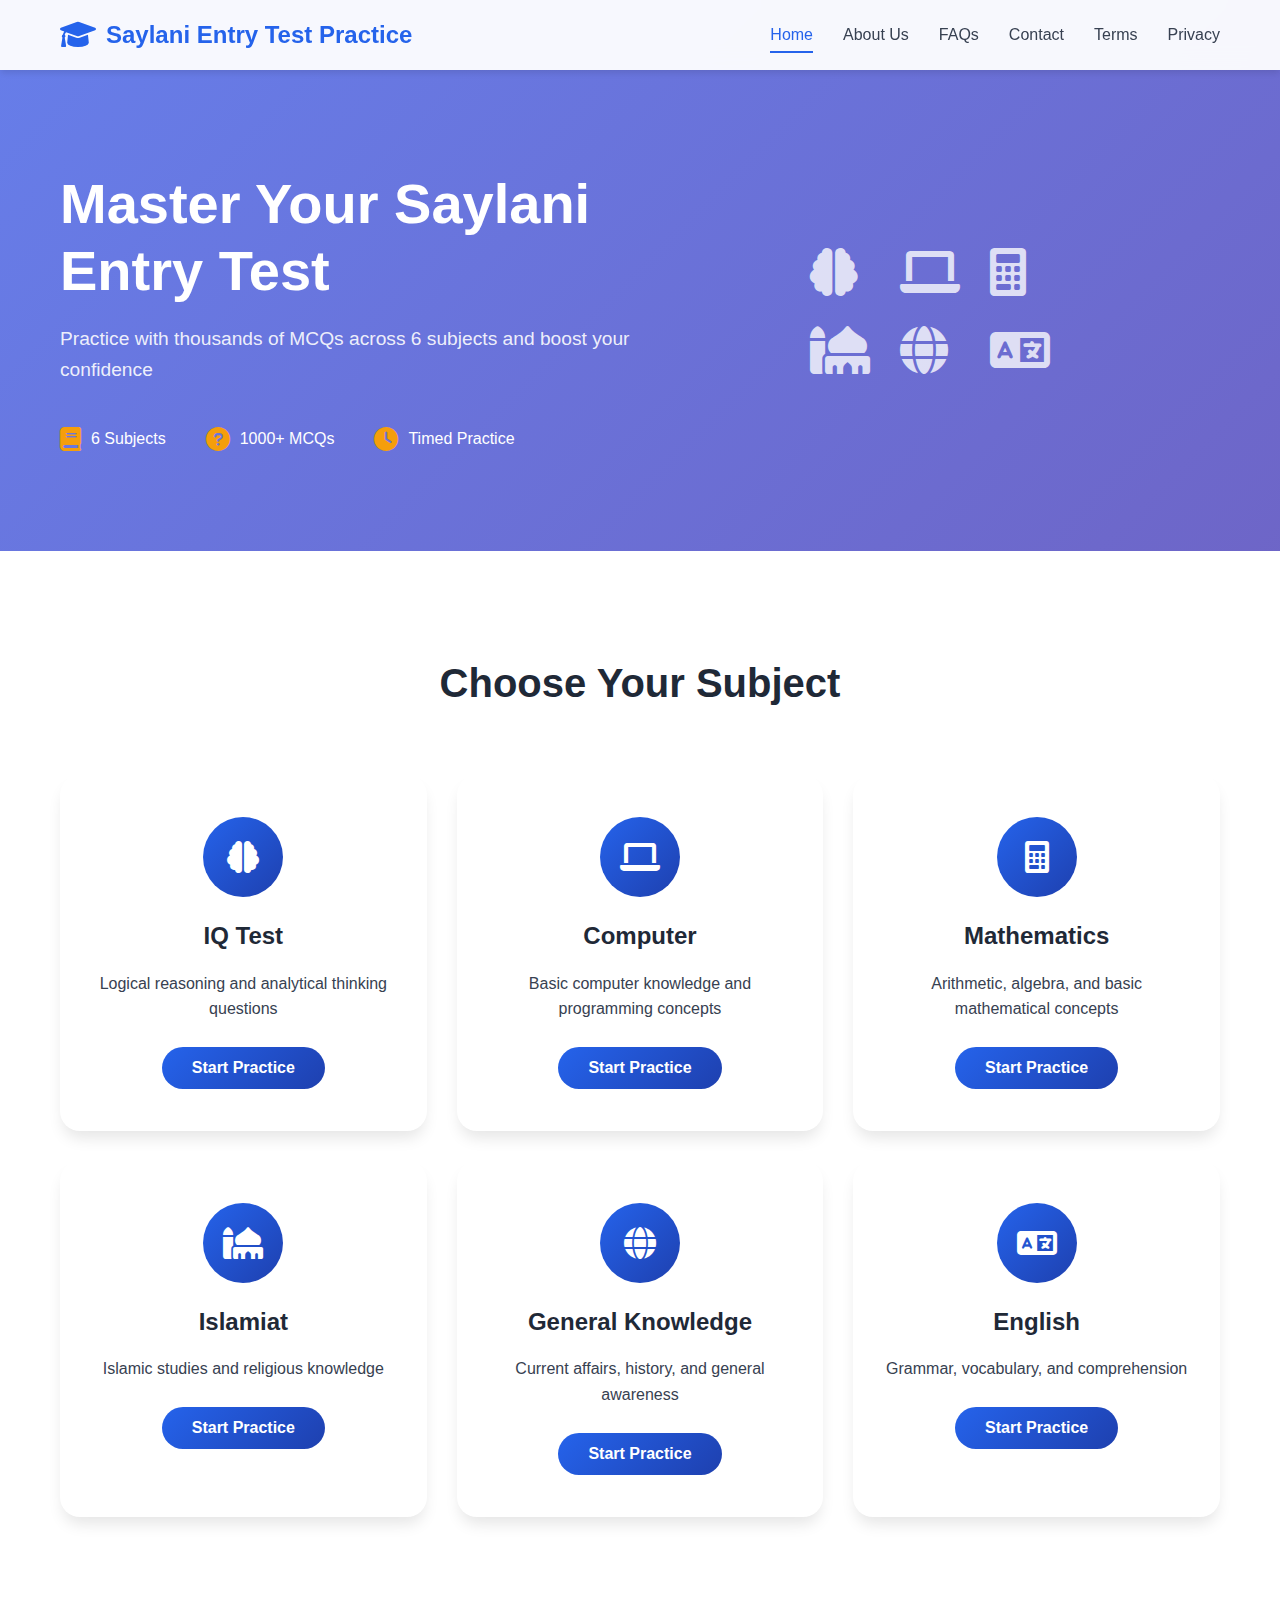
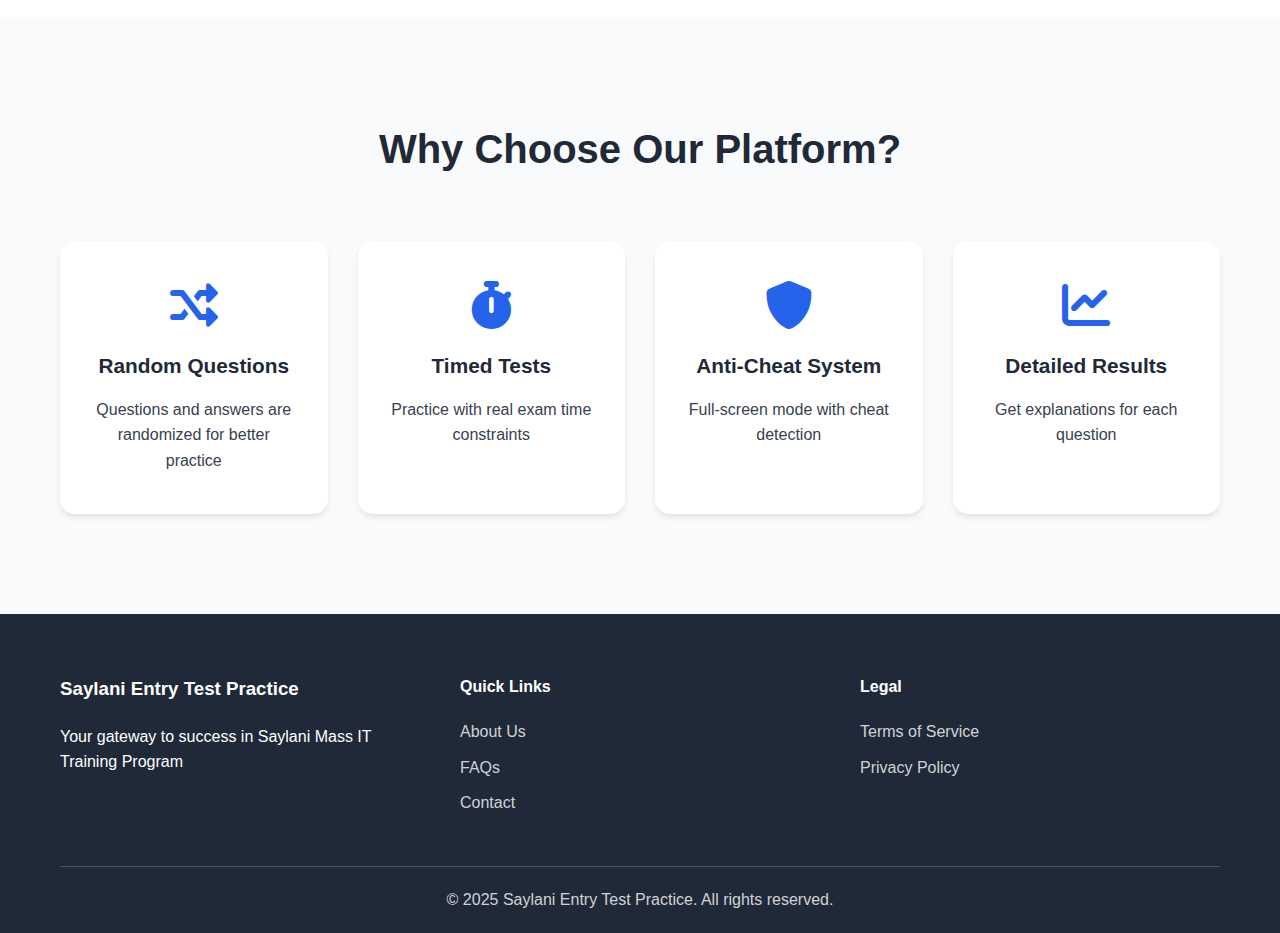
<file: index.html>
<!DOCTYPE html>
<html lang="en">

<head>
    <meta charset="UTF-8">
    <meta name="viewport" content="width=device-width, initial-scale=1.0">
    <link rel="shortcut icon" href="android-chrome-512x512.png" type="image/png">
    

    <title>Saylani Entry Test Practice</title>

    <!-- SEO Meta Tags -->
    <meta name="description"
        content="Free MCQs practice website for Saylani Entry Test. Subjects include English, Math, General Knowledge, Islamiat, IQ, and Computer. Includes Light and Dark mode with results review.">
    <meta name="keywords"
        content="Saylani, MCQs, Entry Test, Practice, preparation, SMIT, Past, Papers, Online Test, Quiz, English, Math, Islamiat, General Knowledge, IQ, Computer">
    <meta name="author" content="Muneeb Rashid">
    <link rel="stylesheet" href="styles.css">
    <link href="https://cdnjs.cloudflare.com/ajax/libs/font-awesome/6.0.0/css/all.min.css" rel="stylesheet">
    <meta property="og:title" content="Saylani Entry Test Practice">
    <meta property="og:description"
        content="Practice free MCQs for Saylani Entry Test with full review and subject-wise quiz.">
    <meta property="og:url" content="https://m-muneebweb.github.io/Saylani-entry-test-practice/">
    <meta property="og:type" content="website">
    <!-- Google tag (gtag.js) -->
<script async src="https://www.googletagmanager.com/gtag/js?id=G-EHZQVV53HS"></script>
<script>
  window.dataLayer = window.dataLayer || [];
  function gtag(){dataLayer.push(arguments);}
  gtag('js', new Date());

  gtag('config', 'G-EHZQVV53HS');
</script>
</head>

<body>
    <!-- Navigation -->
    <nav class="navbar">
        <div class="nav-container">
            <div class="nav-logo">
                <i class="fas fa-graduation-cap"></i>
                <span>Saylani Entry Test Practice</span>
            </div>
            <div class="nav-menu" id="nav-menu">
                <a href="index.html" class="nav-link active">Home</a>
                <a href="about.html" class="nav-link">About Us</a>
                <a href="faqs.html" class="nav-link">FAQs</a>
                <a href="contact.html" class="nav-link">Contact</a>
                <a href="terms.html" class="nav-link">Terms</a>
                <a href="privacy.html" class="nav-link">Privacy</a>
            </div>
            <div class="hamburger" id="hamburger">
                <span></span>
                <span></span>
                <span></span>
            </div>
        </div>
    </nav>

    <!-- Hero Section -->
    <section class="hero">
        <div class="hero-content">
            <h1 class="hero-title">Master Your Saylani Entry Test</h1>
            <p class="hero-subtitle">Practice with thousands of MCQs across 6 subjects and boost your confidence</p>
            <div class="hero-stats">
                <div class="stat">
                    <i class="fas fa-book"></i>
                    <span>6 Subjects</span>
                </div>
                <div class="stat">
                    <i class="fas fa-question-circle"></i>
                    <span>1000+ MCQs</span>
                </div>
                <div class="stat">
                    <i class="fas fa-clock"></i>
                    <span>Timed Practice</span>
                </div>
            </div>
        </div>
        <div class="hero-animation">
            <div class="floating-icons">
                <i class="fas fa-brain"></i>
                <i class="fas fa-laptop"></i>
                <i class="fas fa-calculator"></i>
                <i class="fas fa-mosque"></i>
                <i class="fas fa-globe"></i>
                <i class="fas fa-language"></i>
            </div>
        </div>
    </section>

    <!-- Subjects Section -->
    <section class="subjects">
        <div class="container">
            <h2 class="section-title">Choose Your Subject</h2>
            <div class="subjects-grid">
                <div class="subject-card" data-subject="iq">
                    <div class="subject-icon">
                        <i class="fas fa-brain"></i>
                    </div>
                    <h3>IQ Test</h3>
                    <p>Logical reasoning and analytical thinking questions</p>
                    <button class="start-btn" onclick="startTest('iq')">Start Practice</button>
                </div>

                <div class="subject-card" data-subject="computer">
                    <div class="subject-icon">
                        <i class="fas fa-laptop"></i>
                    </div>
                    <h3>Computer</h3>
                    <p>Basic computer knowledge and programming concepts</p>
                    <button class="start-btn" onclick="startTest('computer')">Start Practice</button>
                </div>

                <div class="subject-card" data-subject="math">
                    <div class="subject-icon">
                        <i class="fas fa-calculator"></i>
                    </div>
                    <h3>Mathematics</h3>
                    <p>Arithmetic, algebra, and basic mathematical concepts</p>
                    <button class="start-btn" onclick="startTest('math')">Start Practice</button>
                </div>

                <div class="subject-card" data-subject="islamiat">
                    <div class="subject-icon">
                        <i class="fas fa-mosque"></i>
                    </div>
                    <h3>Islamiat</h3>
                    <p>Islamic studies and religious knowledge</p>
                    <button class="start-btn" onclick="startTest('islamiat')">Start Practice</button>
                </div>

                <div class="subject-card" data-subject="general">
                    <div class="subject-icon">
                        <i class="fas fa-globe"></i>
                    </div>
                    <h3>General Knowledge</h3>
                    <p>Current affairs, history, and general awareness</p>
                    <button class="start-btn" onclick="startTest('general')">Start Practice</button>
                </div>

                <div class="subject-card" data-subject="english">
                    <div class="subject-icon">
                        <i class="fas fa-language"></i>
                    </div>
                    <h3>English</h3>
                    <p>Grammar, vocabulary, and comprehension</p>
                    <button class="start-btn" onclick="startTest('english')">Start Practice</button>
                </div>
            </div>
        </div>
    </section>

    <!-- Features Section -->
    <section class="features">
        <div class="container">
            <h2 class="section-title">Why Choose Our Platform?</h2>
            <div class="features-grid">
                <div class="feature-card">
                    <i class="fas fa-random"></i>
                    <h3>Random Questions</h3>
                    <p>Questions and answers are randomized for better practice</p>
                </div>
                <div class="feature-card">
                    <i class="fas fa-stopwatch"></i>
                    <h3>Timed Tests</h3>
                    <p>Practice with real exam time constraints</p>
                </div>
                <div class="feature-card">
                    <i class="fas fa-shield-alt"></i>
                    <h3>Anti-Cheat System</h3>
                    <p>Full-screen mode with cheat detection</p>
                </div>
                <div class="feature-card">
                    <i class="fas fa-chart-line"></i>
                    <h3>Detailed Results</h3>
                    <p>Get explanations for each question</p>
                </div>
            </div>
        </div>
    </section>

    <!-- MCQ Test Interface (Hidden by default) -->
    <div id="mcq-interface" class="mcq-interface hidden">
        <div class="mcq-header">
            <div class="test-info">
                <h2 id="subject-title">IQ Test</h2>
                <div class="question-counter">
                    Question <span id="current-question">1</span> of <span id="total-questions">10</span>
                </div>
            </div>
            <div class="timer">
                <i class="fas fa-clock"></i>
                <span id="timer-display">05:00</span>
            </div>
            <button class="exit-btn" onclick="exitTest()">
                <i class="fas fa-times"></i>
            </button>
        </div>

        <div class="mcq-content">
            <div class="question-section">
                <h3 id="question-text">Loading question...</h3>
            </div>

            <div class="options-section">
                <div class="options-grid" id="options-container">
                    <!-- Options will be populated by JavaScript -->
                </div>
            </div>

            <div class="mcq-controls">
                <button class="control-btn" id="prev-btn" onclick="previousQuestion()" disabled>
                    <i class="fas fa-chevron-left"></i> Previous
                </button>
                <button class="control-btn primary" id="next-btn" onclick="nextQuestion()">
                    Next <i class="fas fa-chevron-right"></i>
                </button>
                <button class="control-btn success" id="submit-btn" onclick="submitTest()" style="display: none;">
                    <i class="fas fa-check"></i> Submit Test
                </button>
            </div>
        </div>
    </div>

    <!-- Warning Modal -->
    <div id="warning-modal" class="modal hidden">
        <div class="modal-content warning">
            <div class="modal-header">
                <i class="fas fa-exclamation-triangle"></i>
                <h3>Warning!</h3>
            </div>
            <div class="modal-body">
                <p id="warning-message">You have exited full-screen mode. Please return to full-screen to continue the
                    test.</p>
                <p class="warning-count">Warnings: <span id="warning-count">1</span>/3</p>
            </div>
            <div class="modal-footer">
                <button class="btn-primary" onclick="returnToFullscreen()">Return to Full Screen</button>
                <button class="btn-secondary" onclick="cancelTest()">Cancel Test</button>
            </div>
        </div>
    </div>

    <!-- Results Modal -->
    <div id="results-modal" class="modal hidden">
        <div class="modal-content">
            <div class="modal-header">
                <i class="fas fa-chart-bar"></i>
                <h3>Test Results</h3>
            </div>
            <div class="modal-body">
                <div class="results-summary">
                    <div class="score-circle">
                        <span id="score-percentage">0%</span>
                    </div>
                    <div class="results-details">
                        <p>Correct: <span id="correct-count">0</span></p>
                        <p>Wrong: <span id="wrong-count">0</span></p>
                        <p>Total: <span id="total-count">0</span></p>
                    </div>
                </div>
                <div id="detailed-results" class="detailed-results">
                    <!-- Detailed results will be populated here -->
                </div>
            </div>
            <div class="modal-footer">
                <button class="btn-primary" onclick="closeResults()">Close</button>
                <button class="btn-secondary" onclick="retakeTest()">Retake Test</button>
            </div>
        </div>
    </div>

    <!-- Footer -->
    <footer class="footer">
        <div class="container">
            <div class="footer-content">
                <div class="footer-section">
                    <h3>Saylani Entry Test Practice</h3>
                    <p>Your gateway to success in Saylani Mass IT Training Program</p>
                </div>
                <div class="footer-section">
                    <h4>Quick Links</h4>
                    <ul>
                        <li><a href="about.html">About Us</a></li>
                        <li><a href="faqs.html">FAQs</a></li>
                        <li><a href="contact.html">Contact</a></li>
                    </ul>
                </div>
                <div class="footer-section">
                    <h4>Legal</h4>
                    <ul>
                        <li><a href="terms.html">Terms of Service</a></li>
                        <li><a href="privacy.html">Privacy Policy</a></li>
                    </ul>
                </div>
            </div>
            <div class="footer-bottom">
                <p>&copy; 2025 Saylani Entry Test Practice. All rights reserved.</p>
            </div>
        </div>
    </footer>

    <script src="script.js"></script>


</html>
</file>
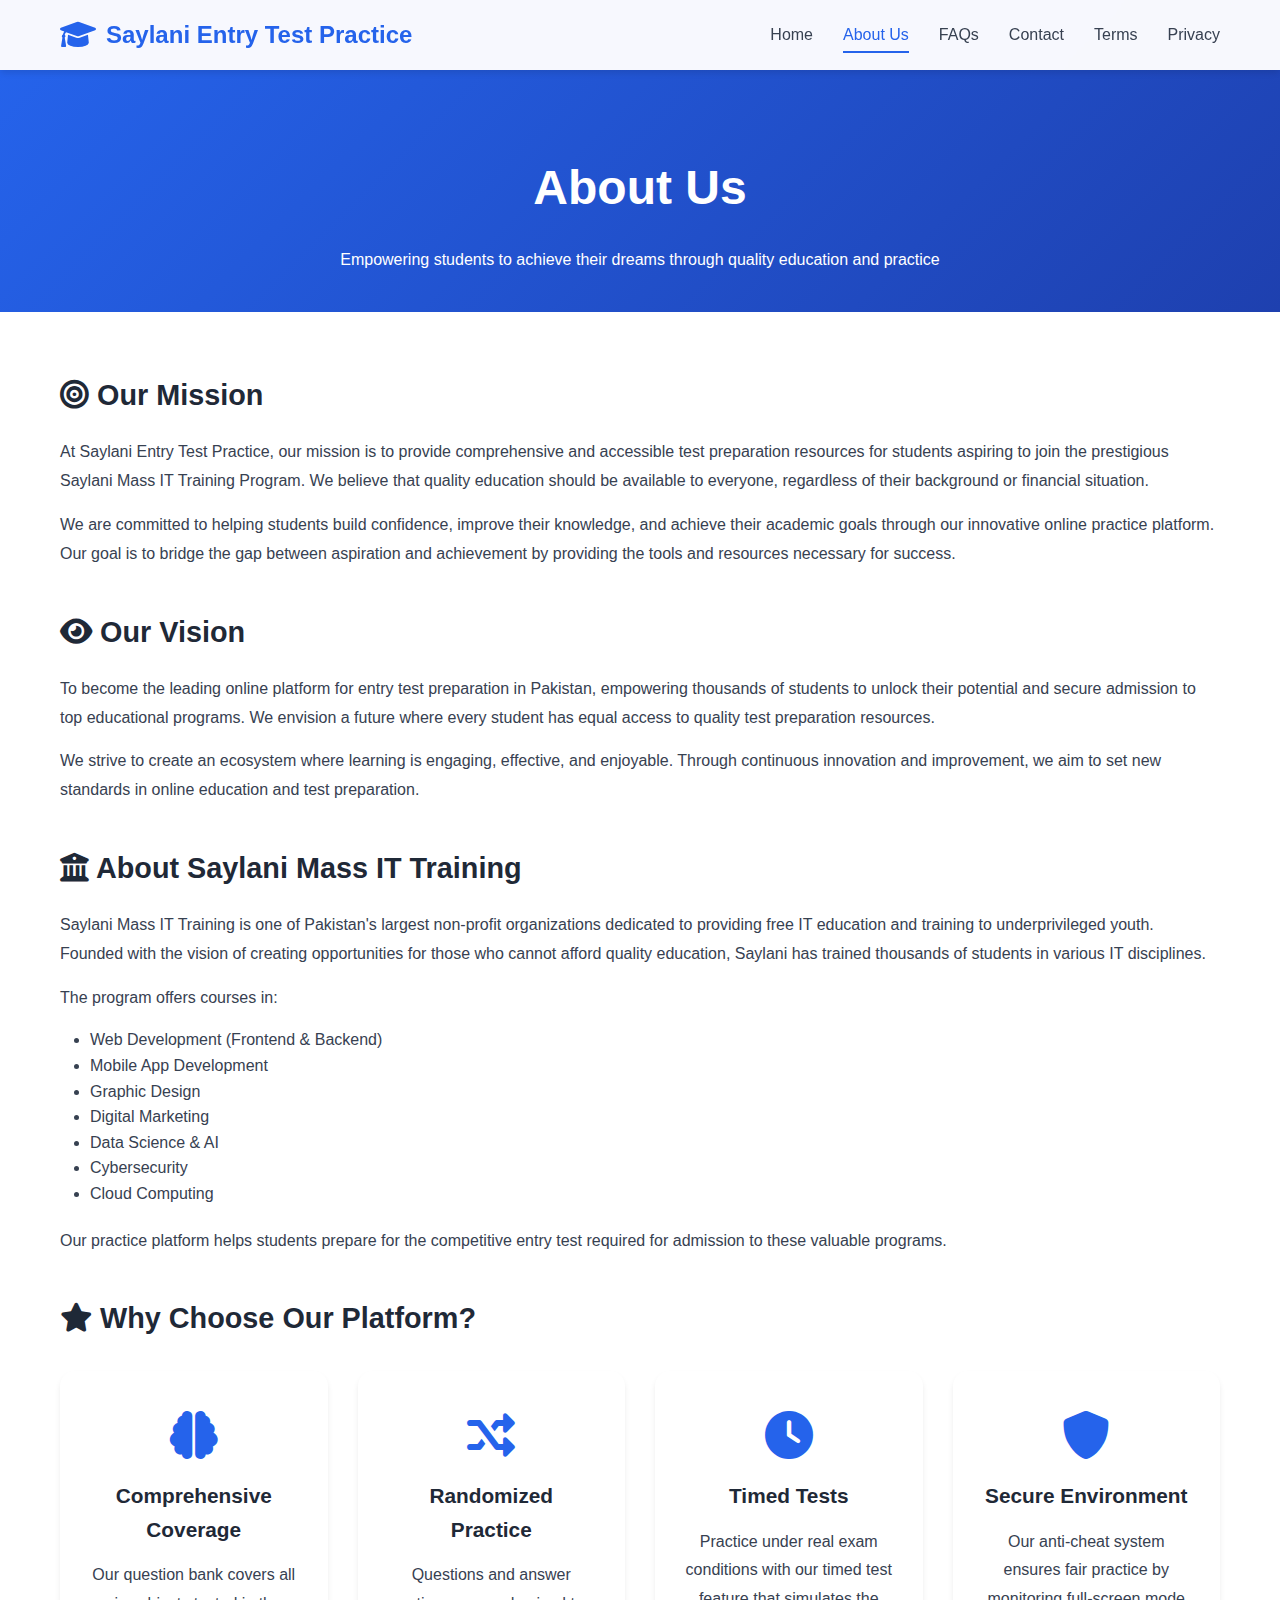
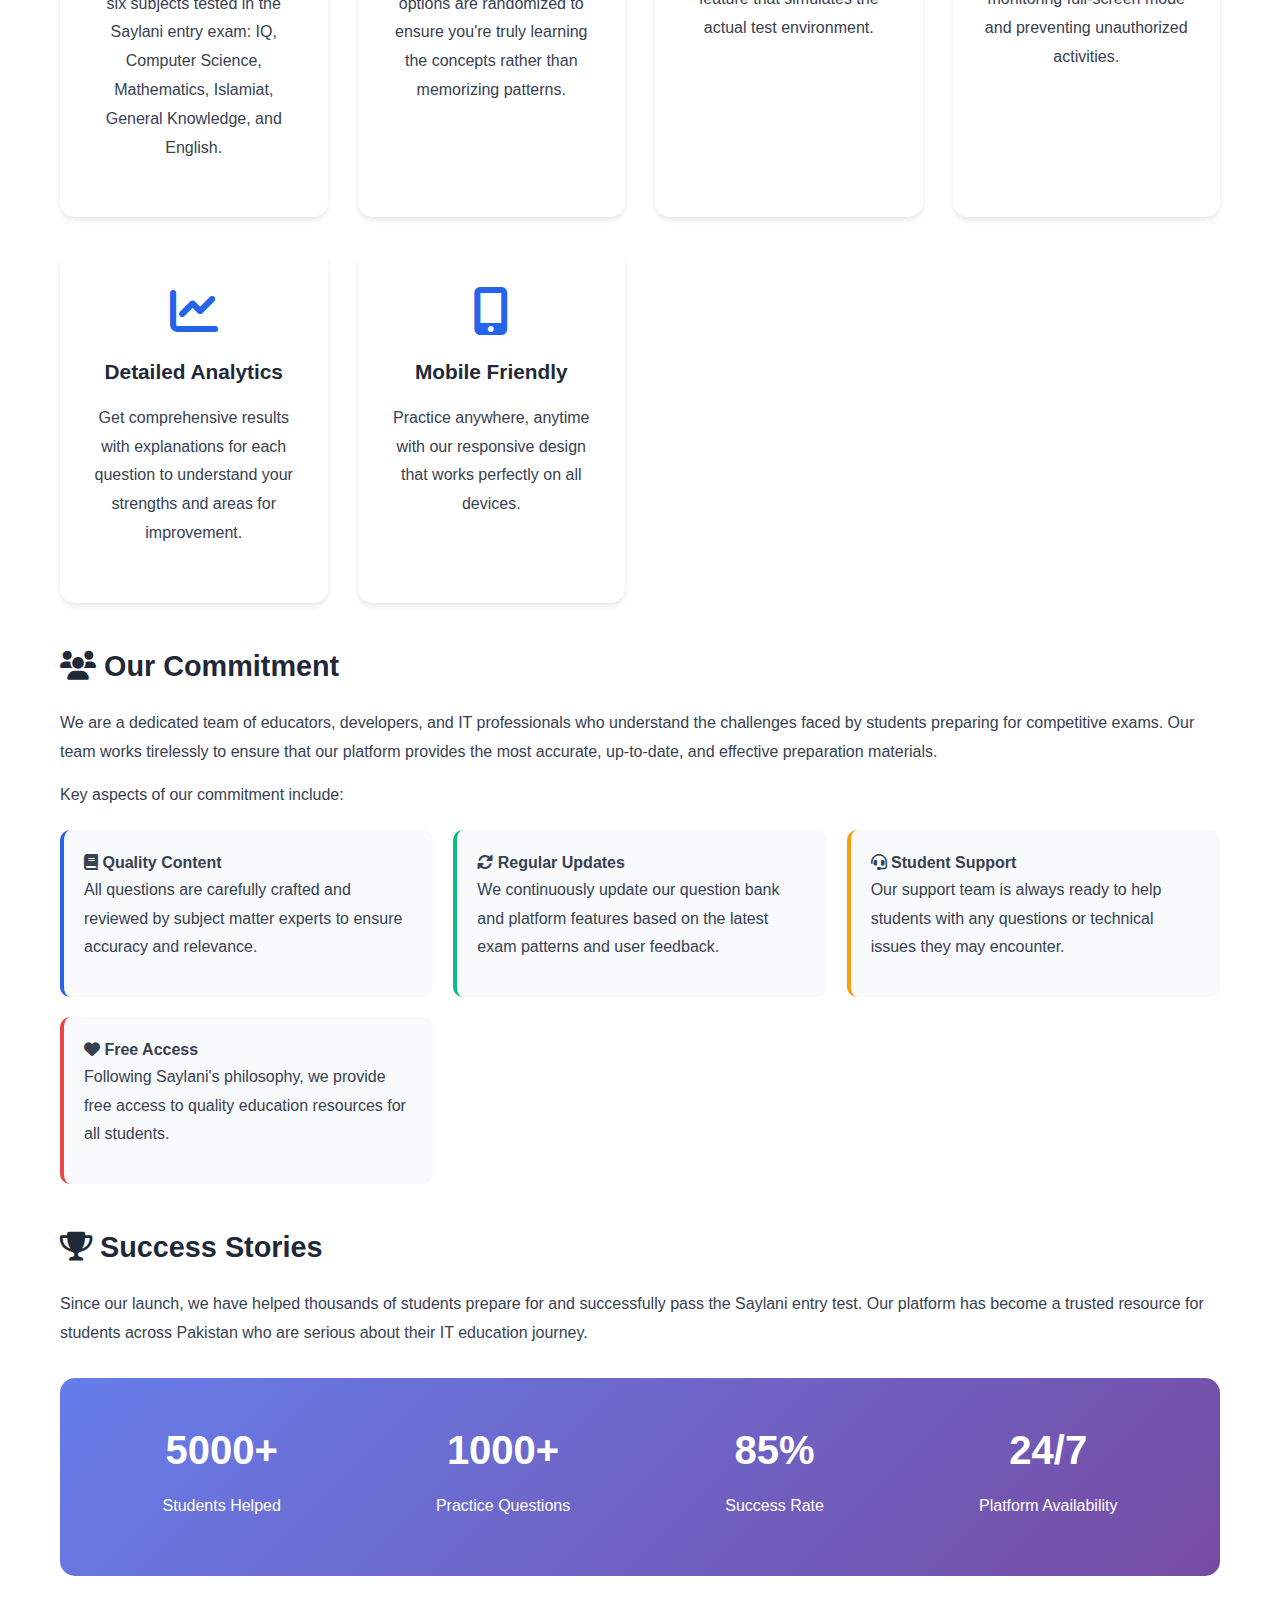
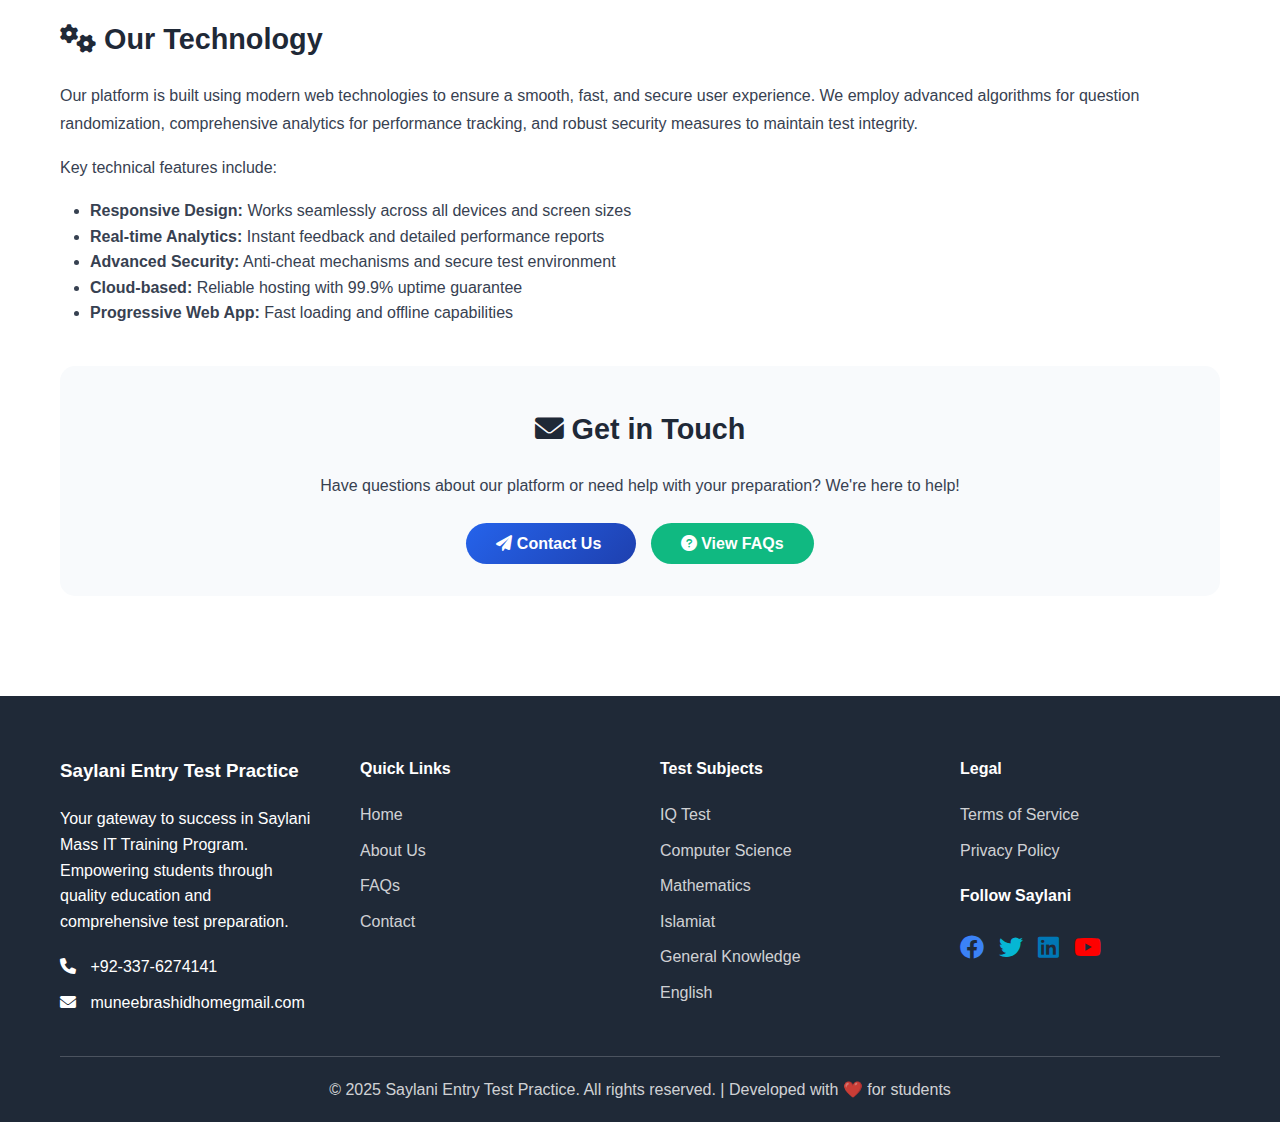
<file: about.html>
<!DOCTYPE html>
<html lang="en">
<head>
    <meta charset="UTF-8">
    <meta name="viewport" content="width=device-width, initial-scale=1.0">
    <title>About Us - Saylani Entry Test Practice</title>
    <link rel="stylesheet" href="styles.css">
    <link href="https://cdnjs.cloudflare.com/ajax/libs/font-awesome/6.0.0/css/all.min.css" rel="stylesheet">
    <script async src="https://pagead2.googlesyndication.com/pagead/js/adsbygoogle.js?client=ca-pub-7679492337080449"
     crossorigin="anonymous"></script>
</head>
<body>
    <!-- Navigation -->
    <nav class="navbar">
        <div class="nav-container">
            <div class="nav-logo">
                <i class="fas fa-graduation-cap"></i>
                <span>Saylani Entry Test Practice</span>
            </div>
            <div class="nav-menu" id="nav-menu">
                <a href="index.html" class="nav-link">Home</a>
                <a href="about.html" class="nav-link active">About Us</a>
                <a href="faqs.html" class="nav-link">FAQs</a>
                <a href="contact.html" class="nav-link">Contact</a>
                <a href="terms.html" class="nav-link">Terms</a>
                <a href="privacy.html" class="nav-link">Privacy</a>
            </div>
            <div class="hamburger" id="hamburger">
                <span></span>
                <span></span>
                <span></span>
            </div>
        </div>
    </nav>

    <!-- Page Header -->
    <section class="page-header">
        <div class="container">
            <h1>About Us</h1>
            <p>Empowering students to achieve their dreams through quality education and practice</p>
        </div>
    </section>

    <!-- Main Content -->
    <section class="page-content">
        <div class="container">
            <!-- Mission Section -->
            <div class="content-section">
                <h2><i class="fas fa-bullseye"></i> Our Mission</h2>
                <p>At Saylani Entry Test Practice, our mission is to provide comprehensive and accessible test preparation resources for students aspiring to join the prestigious Saylani Mass IT Training Program. We believe that quality education should be available to everyone, regardless of their background or financial situation.</p>
                <p>We are committed to helping students build confidence, improve their knowledge, and achieve their academic goals through our innovative online practice platform. Our goal is to bridge the gap between aspiration and achievement by providing the tools and resources necessary for success.</p>
            </div>

            <!-- Vision Section -->
            <div class="content-section">
                <h2><i class="fas fa-eye"></i> Our Vision</h2>
                <p>To become the leading online platform for entry test preparation in Pakistan, empowering thousands of students to unlock their potential and secure admission to top educational programs. We envision a future where every student has equal access to quality test preparation resources.</p>
                <p>We strive to create an ecosystem where learning is engaging, effective, and enjoyable. Through continuous innovation and improvement, we aim to set new standards in online education and test preparation.</p>
            </div>

            <!-- About Saylani Section -->
            <div class="content-section">
                <h2><i class="fas fa-university"></i> About Saylani Mass IT Training</h2>
                <p>Saylani Mass IT Training is one of Pakistan's largest non-profit organizations dedicated to providing free IT education and training to underprivileged youth. Founded with the vision of creating opportunities for those who cannot afford quality education, Saylani has trained thousands of students in various IT disciplines.</p>
                <p>The program offers courses in:</p>
                <ul style="margin-left: 30px; margin-bottom: 20px;">
                    <li>Web Development (Frontend & Backend)</li>
                    <li>Mobile App Development</li>
                    <li>Graphic Design</li>
                    <li>Digital Marketing</li>
                    <li>Data Science & AI</li>
                    <li>Cybersecurity</li>
                    <li>Cloud Computing</li>
                </ul>
                <p>Our practice platform helps students prepare for the competitive entry test required for admission to these valuable programs.</p>
            </div>

            <!-- Why Choose Us Section -->
            <div class="content-section">
                <h2><i class="fas fa-star"></i> Why Choose Our Platform?</h2>
                <div class="features-grid" style="margin-top: 30px;">
                    <div class="feature-card">
                        <i class="fas fa-brain"></i>
                        <h3>Comprehensive Coverage</h3>
                        <p>Our question bank covers all six subjects tested in the Saylani entry exam: IQ, Computer Science, Mathematics, Islamiat, General Knowledge, and English.</p>
                    </div>
                    <div class="feature-card">
                        <i class="fas fa-random"></i>
                        <h3>Randomized Practice</h3>
                        <p>Questions and answer options are randomized to ensure you're truly learning the concepts rather than memorizing patterns.</p>
                    </div>
                    <div class="feature-card">
                        <i class="fas fa-clock"></i>
                        <h3>Timed Tests</h3>
                        <p>Practice under real exam conditions with our timed test feature that simulates the actual test environment.</p>
                    </div>
                    <div class="feature-card">
                        <i class="fas fa-shield-alt"></i>
                        <h3>Secure Environment</h3>
                        <p>Our anti-cheat system ensures fair practice by monitoring full-screen mode and preventing unauthorized activities.</p>
                    </div>
                    <div class="feature-card">
                        <i class="fas fa-chart-line"></i>
                        <h3>Detailed Analytics</h3>
                        <p>Get comprehensive results with explanations for each question to understand your strengths and areas for improvement.</p>
                    </div>
                    <div class="feature-card">
                        <i class="fas fa-mobile-alt"></i>
                        <h3>Mobile Friendly</h3>
                        <p>Practice anywhere, anytime with our responsive design that works perfectly on all devices.</p>
                    </div>
                </div>
            </div>

            <!-- Our Team Section -->
            <div class="content-section">
                <h2><i class="fas fa-users"></i> Our Commitment</h2>
                <p>We are a dedicated team of educators, developers, and IT professionals who understand the challenges faced by students preparing for competitive exams. Our team works tirelessly to ensure that our platform provides the most accurate, up-to-date, and effective preparation materials.</p>
                <p>Key aspects of our commitment include:</p>
                <div style="display: grid; grid-template-columns: repeat(auto-fit, minmax(300px, 1fr)); gap: 20px; margin-top: 20px;">
                    <div style="background: #f8fafc; padding: 20px; border-radius: 10px; border-left: 4px solid #2563eb;">
                        <h4><i class="fas fa-book"></i> Quality Content</h4>
                        <p>All questions are carefully crafted and reviewed by subject matter experts to ensure accuracy and relevance.</p>
                    </div>
                    <div style="background: #f8fafc; padding: 20px; border-radius: 10px; border-left: 4px solid #10b981;">
                        <h4><i class="fas fa-sync-alt"></i> Regular Updates</h4>
                        <p>We continuously update our question bank and platform features based on the latest exam patterns and user feedback.</p>
                    </div>
                    <div style="background: #f8fafc; padding: 20px; border-radius: 10px; border-left: 4px solid #f59e0b;">
                        <h4><i class="fas fa-headset"></i> Student Support</h4>
                        <p>Our support team is always ready to help students with any questions or technical issues they may encounter.</p>
                    </div>
                    <div style="background: #f8fafc; padding: 20px; border-radius: 10px; border-left: 4px solid #ef4444;">
                        <h4><i class="fas fa-heart"></i> Free Access</h4>
                        <p>Following Saylani's philosophy, we provide free access to quality education resources for all students.</p>
                    </div>
                </div>
            </div>

            <!-- Success Stories Section -->
            <div class="content-section">
                <h2><i class="fas fa-trophy"></i> Success Stories</h2>
                <p>Since our launch, we have helped thousands of students prepare for and successfully pass the Saylani entry test. Our platform has become a trusted resource for students across Pakistan who are serious about their IT education journey.</p>
                <div style="background: linear-gradient(135deg, #667eea 0%, #764ba2 100%); color: white; padding: 40px; border-radius: 15px; text-align: center; margin: 30px 0;">
                    <div style="display: flex; justify-content: space-around; flex-wrap: wrap; gap: 30px;">
                        <div>
                            <h3 style="font-size: 2.5rem; margin-bottom: 10px;">5000+</h3>
                            <p>Students Helped</p>
                        </div>
                        <div>
                            <h3 style="font-size: 2.5rem; margin-bottom: 10px;">1000+</h3>
                            <p>Practice Questions</p>
                        </div>
                        <div>
                            <h3 style="font-size: 2.5rem; margin-bottom: 10px;">85%</h3>
                            <p>Success Rate</p>
                        </div>
                        <div>
                            <h3 style="font-size: 2.5rem; margin-bottom: 10px;">24/7</h3>
                            <p>Platform Availability</p>
                        </div>
                    </div>
                </div>
            </div>

            <!-- Technology Section -->
            <div class="content-section">
                <h2><i class="fas fa-cogs"></i> Our Technology</h2>
                <p>Our platform is built using modern web technologies to ensure a smooth, fast, and secure user experience. We employ advanced algorithms for question randomization, comprehensive analytics for performance tracking, and robust security measures to maintain test integrity.</p>
                <p>Key technical features include:</p>
                <ul style="margin-left: 30px; margin-bottom: 20px;">
                    <li><strong>Responsive Design:</strong> Works seamlessly across all devices and screen sizes</li>
                    <li><strong>Real-time Analytics:</strong> Instant feedback and detailed performance reports</li>
                    <li><strong>Advanced Security:</strong> Anti-cheat mechanisms and secure test environment</li>
                    <li><strong>Cloud-based:</strong> Reliable hosting with 99.9% uptime guarantee</li>
                    <li><strong>Progressive Web App:</strong> Fast loading and offline capabilities</li>
                </ul>
            </div>

            <!-- Contact CTA Section -->
            <div class="content-section" style="background: #f8fafc; padding: 40px; border-radius: 15px; text-align: center;">
                <h2><i class="fas fa-envelope"></i> Get in Touch</h2>
                <p>Have questions about our platform or need help with your preparation? We're here to help!</p>
                <div style="margin-top: 30px;">
                    <a href="contact.html" class="start-btn" style="text-decoration: none; margin-right: 15px;">
                        <i class="fas fa-paper-plane"></i> Contact Us
                    </a>
                    <a href="faqs.html" class="start-btn" style="text-decoration: none; background: #10b981;">
                        <i class="fas fa-question-circle"></i> View FAQs
                    </a>
                </div>
            </div>
        </div>
    </section>

    <!-- Footer -->
    <footer class="footer">
        <div class="container">
            <div class="footer-content">
                <div class="footer-section">
                    <h3>Saylani Entry Test Practice</h3>
                    <p>Your gateway to success in Saylani Mass IT Training Program. Empowering students through quality education and comprehensive test preparation.</p>
                    <div style="margin-top: 20px;">
                        <i class="fas fa-phone" style="margin-right: 10px;"></i>
                        <span>+92-337-6274141</span>
                    </div>
                    <div style="margin-top: 10px;">
                        <i class="fas fa-envelope" style="margin-right: 10px;"></i>
                        <span>muneebrashidhomegmail.com</span>
                    </div>
                </div>
                <div class="footer-section">
                    <h4>Quick Links</h4>
                    <ul>
                        <li><a href="index.html">Home</a></li>
                        <li><a href="about.html">About Us</a></li>
                        <li><a href="faqs.html">FAQs</a></li>
                        <li><a href="contact.html">Contact</a></li>
                    </ul>
                </div>
                <div class="footer-section">
                    <h4>Test Subjects</h4>
                    <ul>
                        <li><a href="index.html#subjects">IQ Test</a></li>
                        <li><a href="index.html#subjects">Computer Science</a></li>
                        <li><a href="index.html#subjects">Mathematics</a></li>
                        <li><a href="index.html#subjects">Islamiat</a></li>
                        <li><a href="index.html#subjects">General Knowledge</a></li>
                        <li><a href="index.html#subjects">English</a></li>
                    </ul>
                </div>
                <div class="footer-section">
                    <h4>Legal</h4>
                    <ul>
                        <li><a href="terms.html">Terms of Service</a></li>
                        <li><a href="privacy.html">Privacy Policy</a></li>
                    </ul>
                    <div style="margin-top: 20px;">
                        <h4>Follow Saylani</h4>
                        <div style="display: flex; gap: 15px; margin-top: 10px;">
                            <a href="#" style="color: #3b82f6; font-size: 1.5rem;"><i class="fab fa-facebook"></i></a>
                            <a href="#" style="color: #06b6d4; font-size: 1.5rem;"><i class="fab fa-twitter"></i></a>
                            <a href="#" style="color: #0077b5; font-size: 1.5rem;"><i class="fab fa-linkedin"></i></a>
                            <a href="#" style="color: #ff0000; font-size: 1.5rem;"><i class="fab fa-youtube"></i></a>
                        </div>
                    </div>
                </div>
            </div>
            <div class="footer-bottom">
                <p>&copy; 2025 Saylani Entry Test Practice. All rights reserved. | Developed with ❤️ for students</p>
            </div>
        </div>
    </footer>

    <script src="script.js"></script>
</html>
</file>
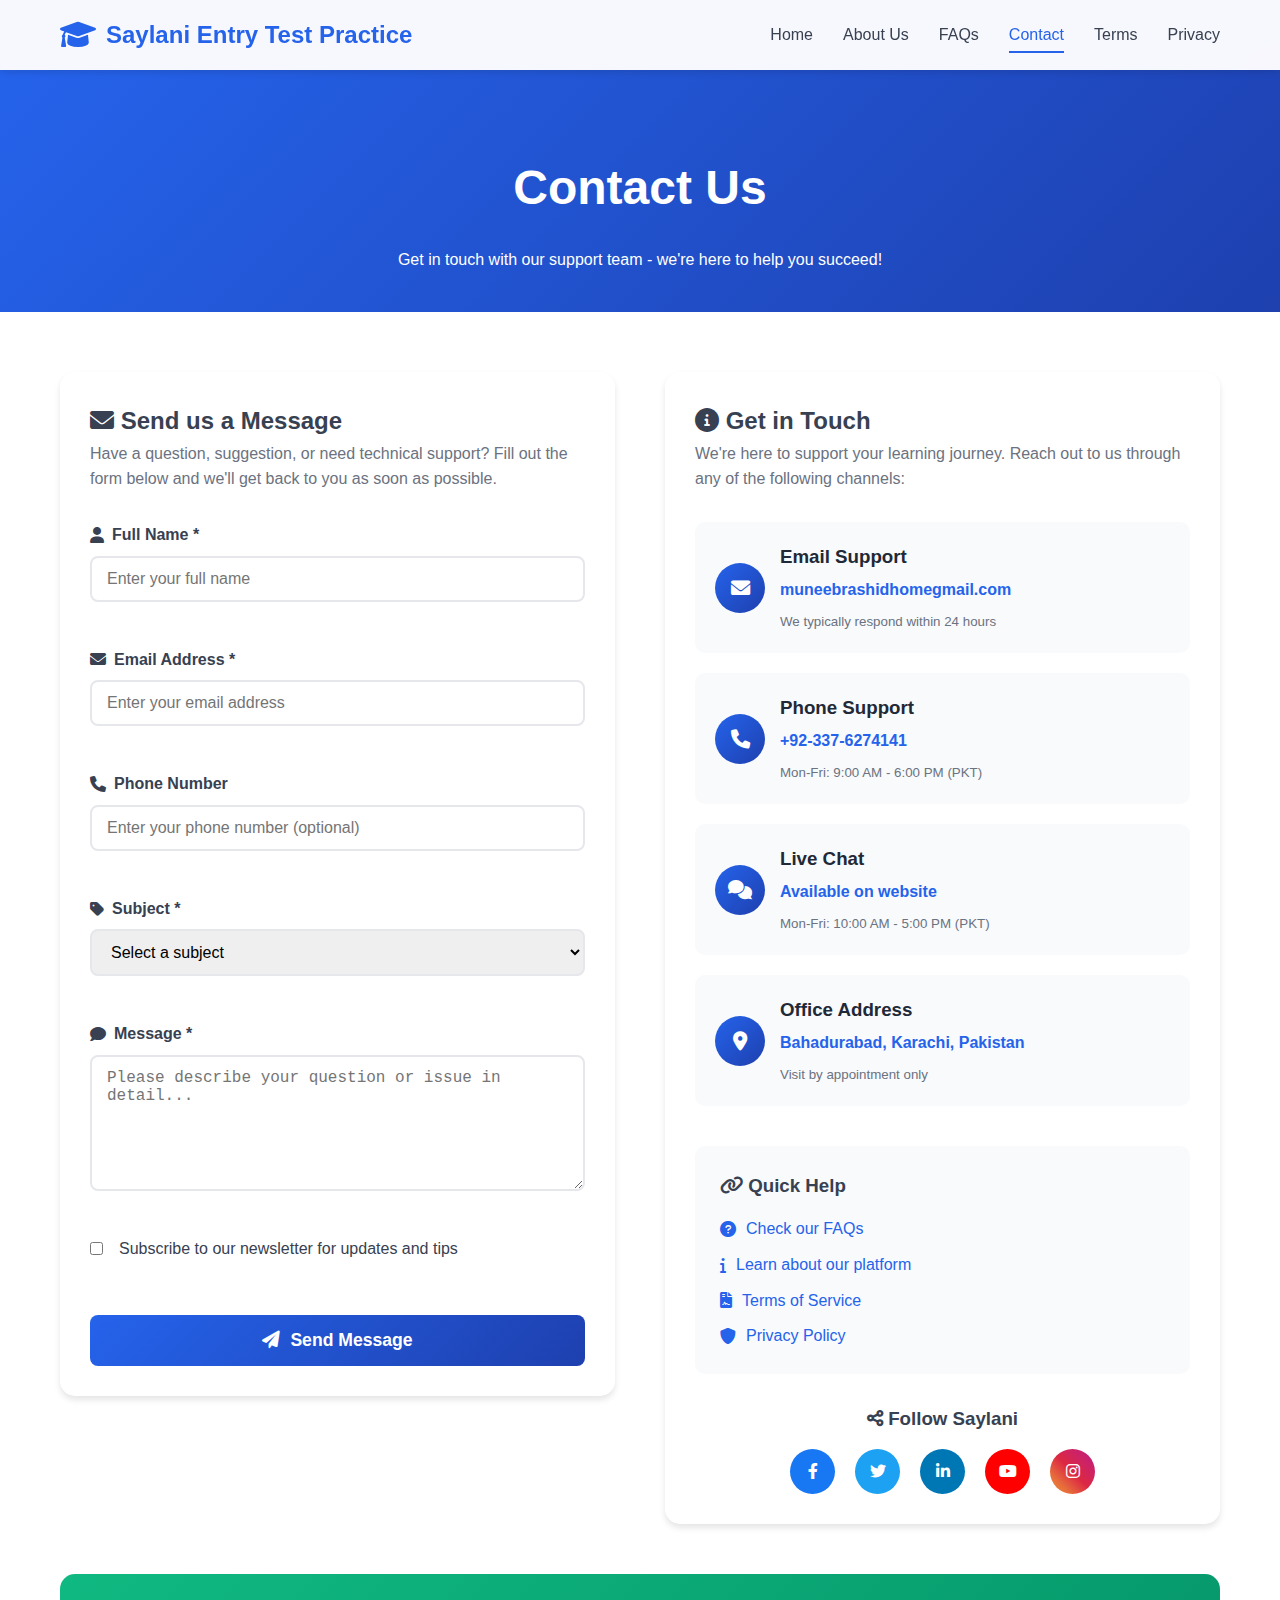
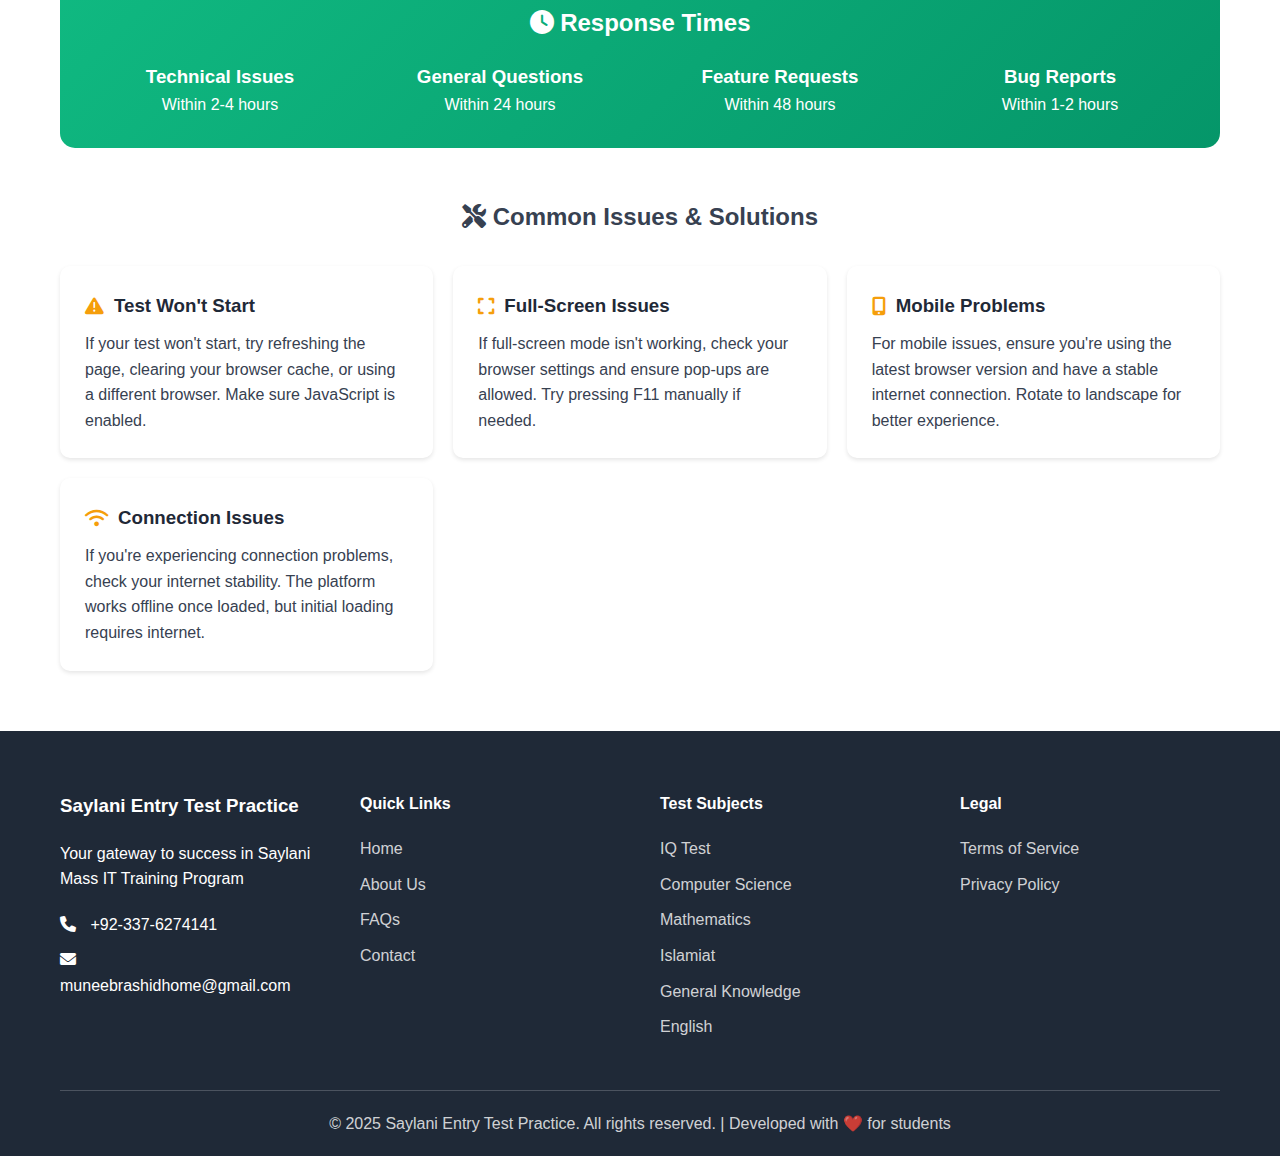
<file: contact.html>
<!DOCTYPE html>
<html lang="en">
<head>
    <meta charset="UTF-8">
    <meta name="viewport" content="width=device-width, initial-scale=1.0">
    <title>Contact Us - Saylani Entry Test Practice</title>
    <link rel="stylesheet" href="styles.css">
    <link href="https://cdnjs.cloudflare.com/ajax/libs/font-awesome/6.0.0/css/all.min.css" rel="stylesheet">
    <script async src="https://pagead2.googlesyndication.com/pagead/js/adsbygoogle.js?client=ca-pub-7679492337080449"
     crossorigin="anonymous"></script>
</head>
<body>
    <!-- Navigation -->
    <nav class="navbar">
        <div class="nav-container">
            <div class="nav-logo">
                <i class="fas fa-graduation-cap"></i>
                <span>Saylani Entry Test Practice</span>
            </div>
            <div class="nav-menu" id="nav-menu">
                <a href="index.html" class="nav-link">Home</a>
                <a href="about.html" class="nav-link">About Us</a>
                <a href="faqs.html" class="nav-link">FAQs</a>
                <a href="contact.html" class="nav-link active">Contact</a>
                <a href="terms.html" class="nav-link">Terms</a>
                <a href="privacy.html" class="nav-link">Privacy</a>
            </div>
            <div class="hamburger" id="hamburger">
                <span></span>
                <span></span>
                <span></span>
            </div>
        </div>
    </nav>

    <!-- Page Header -->
    <section class="page-header">
        <div class="container">
            <h1>Contact Us</h1>
            <p>Get in touch with our support team - we're here to help you succeed!</p>
        </div>
    </section>

    <!-- Main Content -->
    <section class="page-content">
        <div class="container">
            <div style="display: grid; grid-template-columns: 1fr 1fr; gap: 50px; align-items: start;">
                
                <!-- Contact Form -->
                <div class="contact-form-section">
                    <h2><i class="fas fa-envelope"></i> Send us a Message</h2>
                    <p style="margin-bottom: 30px; color: #6b7280;">Have a question, suggestion, or need technical support? Fill out the form below and we'll get back to you as soon as possible.</p>
                    
                    <form class="contact-form" onsubmit="submitContactForm(event)">
                        <div class="form-group">
                            <label for="name"><i class="fas fa-user"></i> Full Name *</label>
                            <input type="text" id="name" name="name" required placeholder="Enter your full name">
                        </div>
                        
                        <div class="form-group">
                            <label for="email"><i class="fas fa-envelope"></i> Email Address *</label>
                            <input type="email" id="email" name="email" required placeholder="Enter your email address">
                        </div>
                        
                        <div class="form-group">
                            <label for="phone"><i class="fas fa-phone"></i> Phone Number</label>
                            <input type="tel" id="phone" name="phone" placeholder="Enter your phone number (optional)">
                        </div>
                        
                        <div class="form-group">
                            <label for="subject"><i class="fas fa-tag"></i> Subject *</label>
                            <select id="subject" name="subject" required>
                                <option value="">Select a subject</option>
                                <option value="technical-support">Technical Support</option>
                                <option value="test-questions">Questions about Tests</option>
                                <option value="bug-report">Bug Report</option>
                                <option value="feature-request">Feature Request</option>
                                <option value="general-inquiry">General Inquiry</option>
                                <option value="feedback">Feedback & Suggestions</option>
                                <option value="other">Other</option>
                            </select>
                        </div>
                        
                        <div class="form-group">
                            <label for="message"><i class="fas fa-comment"></i> Message *</label>
                            <textarea id="message" name="message" required placeholder="Please describe your question or issue in detail..." rows="6"></textarea>
                        </div>
                        
                        <div class="form-group">
                            <label class="checkbox-label">
                                <input type="checkbox" id="newsletter" name="newsletter">
                                <span class="checkmark"></span>
                                Subscribe to our newsletter for updates and tips
                            </label>
                        </div>
                        
                        <button type="submit" class="submit-btn">
                            <i class="fas fa-paper-plane"></i> Send Message
                        </button>
                    </form>
                </div>

                <!-- Contact Information -->
                <div class="contact-info-section">
                    <h2><i class="fas fa-info-circle"></i> Get in Touch</h2>
                    <p style="margin-bottom: 30px; color: #6b7280;">We're here to support your learning journey. Reach out to us through any of the following channels:</p>
                    
                    <div class="contact-info-cards">
                        <div class="contact-card">
                            <div class="contact-icon">
                                <i class="fas fa-envelope"></i>
                            </div>
                            <div class="contact-details">
                                <h3>Email Support</h3>
                                <p>muneebrashidhomegmail.com</p>
                                <small>We typically respond within 24 hours</small>
                            </div>
                        </div>
                        
                        <div class="contact-card">
                            <div class="contact-icon">
                                <i class="fas fa-phone"></i>
                            </div>
                            <div class="contact-details">
                                <h3>Phone Support</h3>
                                <p>+92-337-6274141</p>
                                <small>Mon-Fri: 9:00 AM - 6:00 PM (PKT)</small>
                            </div>
                        </div>
                        
                        <div class="contact-card">
                            <div class="contact-icon">
                                <i class="fas fa-comments"></i>
                            </div>
                            <div class="contact-details">
                                <h3>Live Chat</h3>
                                <p>Available on website</p>
                                <small>Mon-Fri: 10:00 AM - 5:00 PM (PKT)</small>
                            </div>
                        </div>
                        
                        <div class="contact-card">
                            <div class="contact-icon">
                                <i class="fas fa-map-marker-alt"></i>
                            </div>
                            <div class="contact-details">
                                <h3>Office Address</h3>
                                <p>Bahadurabad, Karachi, Pakistan</p>
                                <small>Visit by appointment only</small>
                            </div>
                        </div>
                    </div>

                    <!-- Quick Links -->
                    <div style="margin-top: 40px; padding: 25px; background: #f8fafc; border-radius: 10px;">
                        <h3><i class="fas fa-link"></i> Quick Help</h3>
                        <div style="display: grid; gap: 10px; margin-top: 15px;">
                            <a href="faqs.html" style="color: #2563eb; text-decoration: none; display: flex; align-items: center; gap: 10px;">
                                <i class="fas fa-question-circle"></i> Check our FAQs
                            </a>
                            <a href="about.html" style="color: #2563eb; text-decoration: none; display: flex; align-items: center; gap: 10px;">
                                <i class="fas fa-info"></i> Learn about our platform
                            </a>
                            <a href="terms.html" style="color: #2563eb; text-decoration: none; display: flex; align-items: center; gap: 10px;">
                                <i class="fas fa-file-contract"></i> Terms of Service
                            </a>
                            <a href="privacy.html" style="color: #2563eb; text-decoration: none; display: flex; align-items: center; gap: 10px;">
                                <i class="fas fa-shield-alt"></i> Privacy Policy
                            </a>
                        </div>
                    </div>

                    <!-- Social Media -->
                    <div style="margin-top: 30px; text-align: center;">
                        <h3><i class="fas fa-share-alt"></i> Follow Saylani</h3>
                        <div style="display: flex; justify-content: center; gap: 20px; margin-top: 15px;">
                            <a href="#" class="social-link facebook">
                                <i class="fab fa-facebook-f"></i>
                            </a>
                            <a href="#" class="social-link twitter">
                                <i class="fab fa-twitter"></i>
                            </a>
                            <a href="#" class="social-link linkedin">
                                <i class="fab fa-linkedin-in"></i>
                            </a>
                            <a href="#" class="social-link youtube">
                                <i class="fab fa-youtube"></i>
                            </a>
                            <a href="#" class="social-link instagram">
                                <i class="fab fa-instagram"></i>
                            </a>
                        </div>
                    </div>
                </div>
            </div>

            <!-- Response Time Notice -->
            <div style="background: linear-gradient(135deg, #10b981 0%, #059669 100%); color: white; padding: 30px; border-radius: 15px; text-align: center; margin-top: 50px;">
                <h2><i class="fas fa-clock"></i> Response Times</h2>
                <div style="display: grid; grid-template-columns: repeat(auto-fit, minmax(200px, 1fr)); gap: 20px; margin-top: 20px;">
                    <div>
                        <h3>Technical Issues</h3>
                        <p>Within 2-4 hours</p>
                    </div>
                    <div>
                        <h3>General Questions</h3>
                        <p>Within 24 hours</p>
                    </div>
                    <div>
                        <h3>Feature Requests</h3>
                        <p>Within 48 hours</p>
                    </div>
                    <div>
                        <h3>Bug Reports</h3>
                        <p>Within 1-2 hours</p>
                    </div>
                </div>
            </div>

            <!-- Common Issues Section -->
            <div style="margin-top: 50px;">
                <h2 style="text-align: center; margin-bottom: 30px;"><i class="fas fa-tools"></i> Common Issues & Solutions</h2>
                <div style="display: grid; grid-template-columns: repeat(auto-fit, minmax(300px, 1fr)); gap: 20px;">
                    <div class="issue-card">
                        <h3><i class="fas fa-exclamation-triangle"></i> Test Won't Start</h3>
                        <p>If your test won't start, try refreshing the page, clearing your browser cache, or using a different browser. Make sure JavaScript is enabled.</p>
                    </div>
                    <div class="issue-card">
                        <h3><i class="fas fa-expand"></i> Full-Screen Issues</h3>
                        <p>If full-screen mode isn't working, check your browser settings and ensure pop-ups are allowed. Try pressing F11 manually if needed.</p>
                    </div>
                    <div class="issue-card">
                        <h3><i class="fas fa-mobile-alt"></i> Mobile Problems</h3>
                        <p>For mobile issues, ensure you're using the latest browser version and have a stable internet connection. Rotate to landscape for better experience.</p>
                    </div>
                    <div class="issue-card">
                        <h3><i class="fas fa-wifi"></i> Connection Issues</h3>
                        <p>If you're experiencing connection problems, check your internet stability. The platform works offline once loaded, but initial loading requires internet.</p>
                    </div>
                </div>
            </div>
        </div>
    </section>

    <!-- Footer -->
    <footer class="footer">
        <div class="container">
            <div class="footer-content">
                <div class="footer-section">
                    <h3>Saylani Entry Test Practice</h3>
                    <p>Your gateway to success in Saylani Mass IT Training Program</p>
                    <div style="margin-top: 20px;">
                        <i class="fas fa-phone" style="margin-right: 10px;"></i>
                        <span>+92-337-6274141</span>
                    </div>
                    <div style="margin-top: 10px;">
                        <i class="fas fa-envelope" style="margin-right: 10px;"></i>
                        <span>muneebrashidhome@gmail.com</span>
                    </div>
                </div>
                <div class="footer-section">
                    <h4>Quick Links</h4>
                    <ul>
                        <li><a href="index.html">Home</a></li>
                        <li><a href="about.html">About Us</a></li>
                        <li><a href="faqs.html">FAQs</a></li>
                        <li><a href="contact.html">Contact</a></li>
                    </ul>
                </div>
                <div class="footer-section">
                    <h4>Test Subjects</h4>
                    <ul>
                        <li><a href="index.html#subjects">IQ Test</a></li>
                        <li><a href="index.html#subjects">Computer Science</a></li>
                        <li><a href="index.html#subjects">Mathematics</a></li>
                        <li><a href="index.html#subjects">Islamiat</a></li>
                        <li><a href="index.html#subjects">General Knowledge</a></li>
                        <li><a href="index.html#subjects">English</a></li>
                    </ul>
                </div>
                <div class="footer-section">
                    <h4>Legal</h4>
                    <ul>
                        <li><a href="terms.html">Terms of Service</a></li>
                        <li><a href="privacy.html">Privacy Policy</a></li>
                    </ul>
                </div>
            </div>
            <div class="footer-bottom">
                <p>&copy; 2025 Saylani Entry Test Practice. All rights reserved. | Developed with ❤️ for students</p>
            </div>
        </div>
    </footer>

    <script src="script.js"></script>
    
    <style>
        /* Contact Page Specific Styles */
        .contact-form-section, .contact-info-section {
            background: white;
            padding: 30px;
            border-radius: 15px;
            box-shadow: 0 4px 6px rgba(0,0,0,0.1);
        }
        
        .contact-form {
            display: flex;
            flex-direction: column;
            gap: 20px;
        }
        
        .form-group {
            display: flex;
            flex-direction: column;
        }
        
        .form-group label {
            margin-bottom: 8px;
            font-weight: 600;
            color: #374151;
            display: flex;
            align-items: center;
            gap: 8px;
        }
        
        .form-group input,
        .form-group select,
        .form-group textarea {
            padding: 12px 15px;
            border: 2px solid #e5e7eb;
            border-radius: 8px;
            font-size: 1rem;
            transition: border-color 0.3s ease;
            outline: none;
        }
        
        .form-group input:focus,
        .form-group select:focus,
        .form-group textarea:focus {
            border-color: #2563eb;
        }
        
        .checkbox-label {
            display: flex !important;
            align-items: center;
            gap: 10px;
            cursor: pointer;
            font-weight: normal !important;
        }
        
        .checkbox-label input[type="checkbox"] {
            width: auto;
            margin: 0;
        }
        
        .submit-btn {
            background: linear-gradient(135deg, #2563eb 0%, #1e40af 100%);
            color: white;
            padding: 15px 30px;
            border: none;
            border-radius: 8px;
            font-size: 1.1rem;
            font-weight: 600;
            cursor: pointer;
            transition: all 0.3s ease;
            display: flex;
            align-items: center;
            justify-content: center;
            gap: 10px;
        }
        
        .submit-btn:hover {
            transform: translateY(-2px);
            box-shadow: 0 8px 25px rgba(37, 99, 235, 0.3);
        }
        
        .contact-info-cards {
            display: flex;
            flex-direction: column;
            gap: 20px;
        }
        
        .contact-card {
            display: flex;
            align-items: center;
            gap: 15px;
            padding: 20px;
            background: #f8fafc;
            border-radius: 10px;
            transition: all 0.3s ease;
        }
        
        .contact-card:hover {
            transform: translateY(-2px);
            box-shadow: 0 4px 12px rgba(0,0,0,0.1);
        }
        
        .contact-icon {
            width: 50px;
            height: 50px;
            background: linear-gradient(135deg, #2563eb 0%, #1e40af 100%);
            color: white;
            border-radius: 50%;
            display: flex;
            align-items: center;
            justify-content: center;
            font-size: 1.2rem;
        }
        
        .contact-details h3 {
            margin: 0 0 5px 0;
            color: #1f2937;
        }
        
        .contact-details p {
            margin: 0 0 5px 0;
            font-weight: 600;
            color: #2563eb;
        }
        
        .contact-details small {
            color: #6b7280;
        }
        
        .social-link {
            width: 45px;
            height: 45px;
            border-radius: 50%;
            display: flex;
            align-items: center;
            justify-content: center;
            color: white;
            text-decoration: none;
            transition: all 0.3s ease;
        }
        
        .social-link:hover {
            transform: translateY(-3px);
            box-shadow: 0 8px 20px rgba(0,0,0,0.2);
        }
        
        .social-link.facebook { background: #1877f2; }
        .social-link.twitter { background: #1da1f2; }
        .social-link.linkedin { background: #0077b5; }
        .social-link.youtube { background: #ff0000; }
        .social-link.instagram { background: linear-gradient(45deg, #f09433 0%,#e6683c 25%,#dc2743 50%,#cc2366 75%,#bc1888 100%); }
        
        .issue-card {
            background: white;
            padding: 25px;
            border-radius: 10px;
            box-shadow: 0 2px 4px rgba(0,0,0,0.1);
            transition: all 0.3s ease;
        }
        
        .issue-card:hover {
            transform: translateY(-2px);
            box-shadow: 0 8px 25px rgba(0,0,0,0.1);
        }
        
        .issue-card h3 {
            color: #1f2937;
            margin-bottom: 10px;
            display: flex;
            align-items: center;
            gap: 10px;
        }
        
        .issue-card h3 i {
            color: #f59e0b;
        }
        
        /* Responsive Design */
        @media (max-width: 768px) {
            .page-content .container > div {
                grid-template-columns: 1fr !important;
                gap: 30px !important;
            }
            
            .contact-card {
                flex-direction: column;
                text-align: center;
            }
            
            .social-link {
                width: 40px;
                height: 40px;
            }
        }
    </style>
</html>
</file>
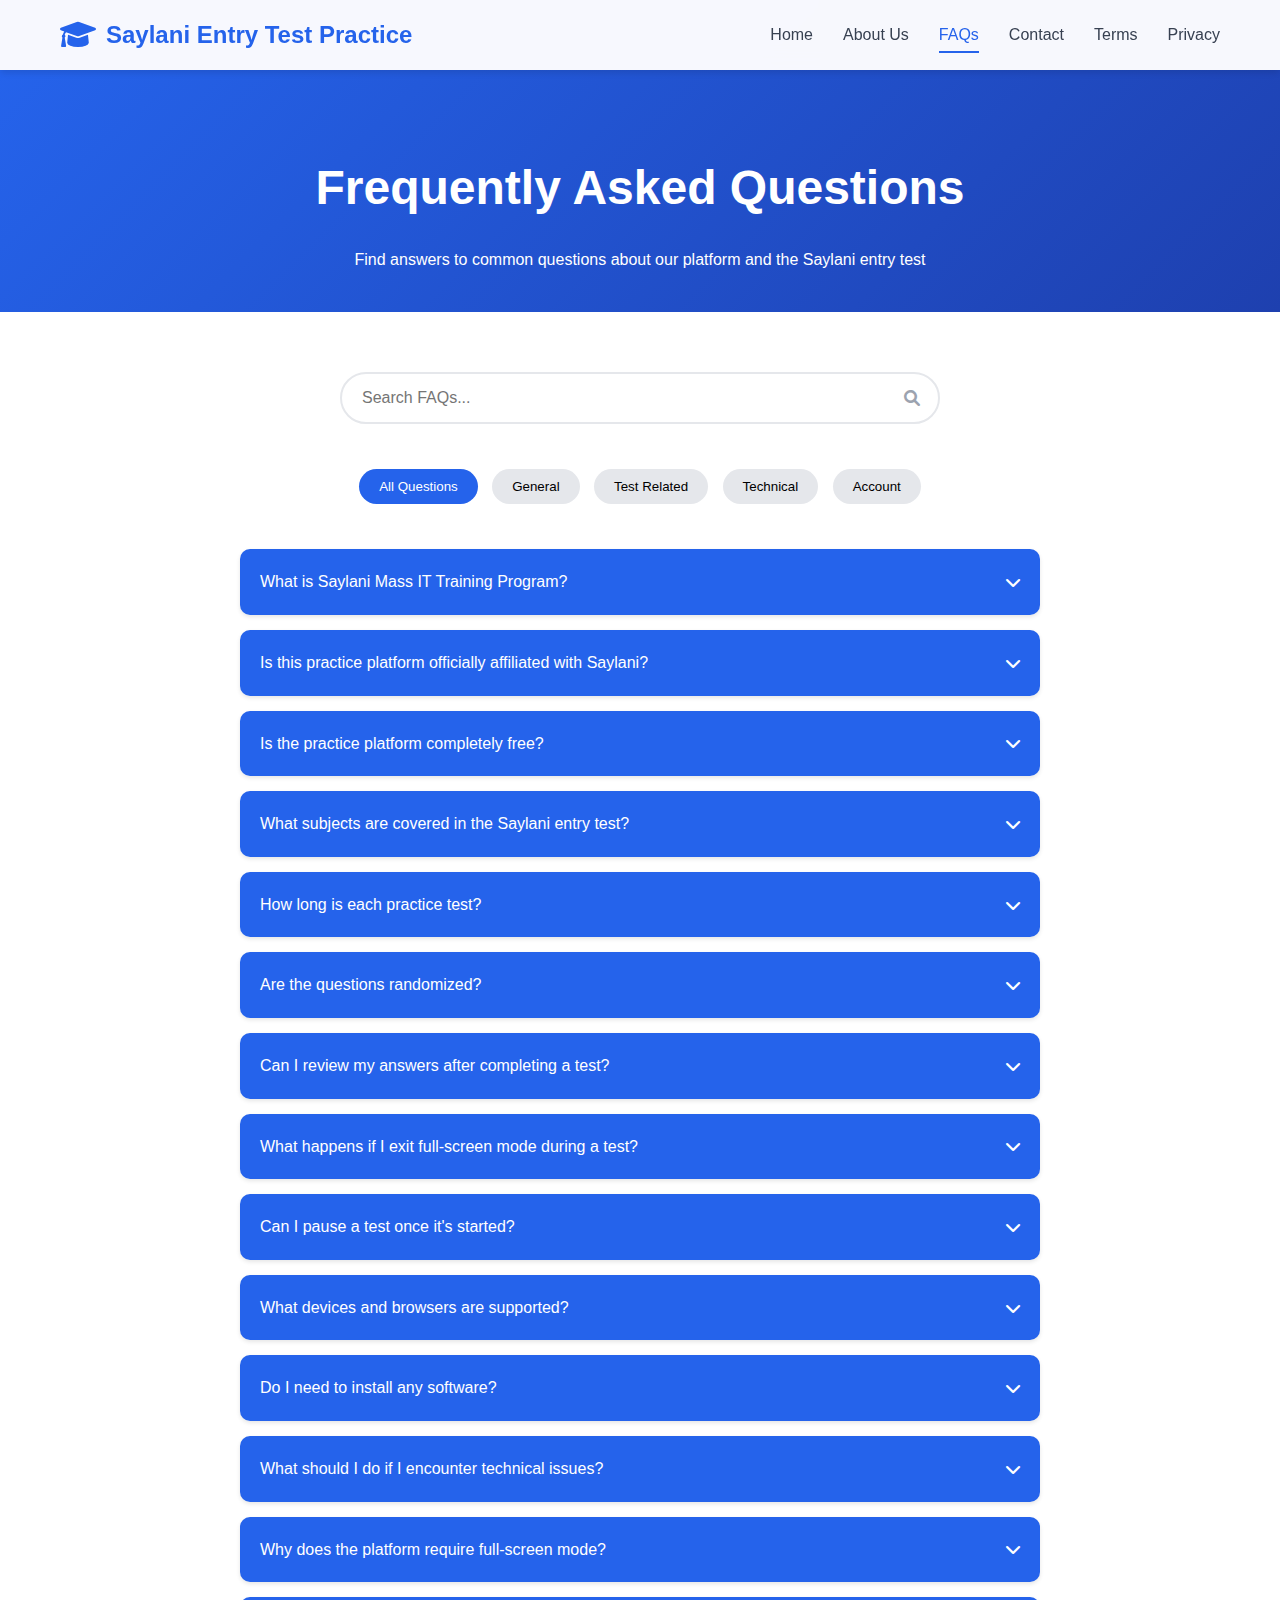
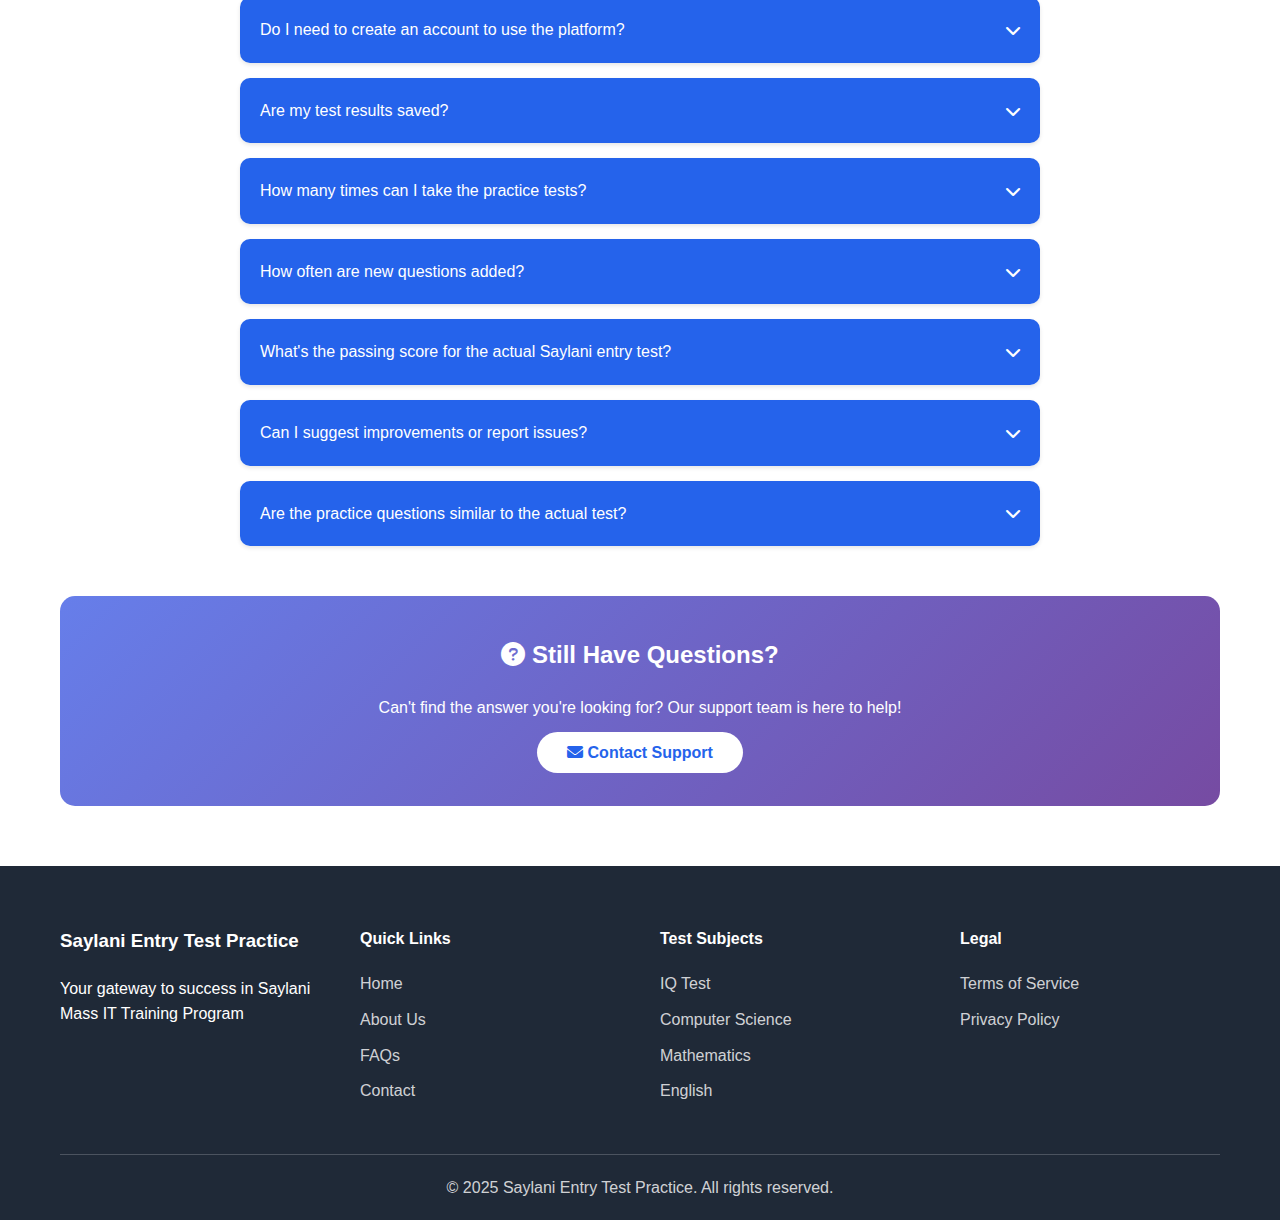
<file: faqs.html>
<!DOCTYPE html>
<html lang="en">
<head>
    <meta charset="UTF-8">
    <meta name="viewport" content="width=device-width, initial-scale=1.0">
    <title>FAQs - Saylani Entry Test Practice</title>
    <link rel="stylesheet" href="styles.css">
    <link href="https://cdnjs.cloudflare.com/ajax/libs/font-awesome/6.0.0/css/all.min.css" rel="stylesheet">
    <script async src="https://pagead2.googlesyndication.com/pagead/js/adsbygoogle.js?client=ca-pub-7679492337080449"
     crossorigin="anonymous"></script>
</head>
<body>
    <!-- Navigation -->
    <nav class="navbar">
        <div class="nav-container">
            <div class="nav-logo">
                <i class="fas fa-graduation-cap"></i>
                <span>Saylani Entry Test Practice</span>
            </div>
            <div class="nav-menu" id="nav-menu">
                <a href="index.html" class="nav-link">Home</a>
                <a href="about.html" class="nav-link">About Us</a>
                <a href="faqs.html" class="nav-link active">FAQs</a>
                <a href="contact.html" class="nav-link">Contact</a>
                <a href="terms.html" class="nav-link">Terms</a>
                <a href="privacy.html" class="nav-link">Privacy</a>
            </div>
            <div class="hamburger" id="hamburger">
                <span></span>
                <span></span>
                <span></span>
            </div>
        </div>
    </nav>

    <!-- Page Header -->
    <section class="page-header">
        <div class="container">
            <h1>Frequently Asked Questions</h1>
            <p>Find answers to common questions about our platform and the Saylani entry test</p>
        </div>
    </section>

    <!-- Main Content -->
    <section class="page-content">
        <div class="container">
            <!-- Search Box -->
            <div style="max-width: 600px; margin: 0 auto 40px; position: relative;">
                <input type="text" id="faq-search" placeholder="Search FAQs..." style="
                    width: 100%;
                    padding: 15px 50px 15px 20px;
                    border: 2px solid #e5e7eb;
                    border-radius: 50px;
                    font-size: 1rem;
                    outline: none;
                    transition: border-color 0.3s ease;
                " onfocus="this.style.borderColor='#2563eb'" onblur="this.style.borderColor='#e5e7eb'">
                <i class="fas fa-search" style="
                    position: absolute;
                    right: 20px;
                    top: 50%;
                    transform: translateY(-50%);
                    color: #9ca3af;
                "></i>
            </div>

            <!-- FAQ Categories -->
            <div style="text-align: center; margin-bottom: 40px;">
                <button class="faq-category-btn active" onclick="filterFAQs('all')">All Questions</button>
                <button class="faq-category-btn" onclick="filterFAQs('general')">General</button>
                <button class="faq-category-btn" onclick="filterFAQs('test')">Test Related</button>
                <button class="faq-category-btn" onclick="filterFAQs('technical')">Technical</button>
                <button class="faq-category-btn" onclick="filterFAQs('account')">Account</button>
            </div>

            <!-- FAQ Items -->
            <div class="faq-container">
                <!-- General Questions -->
                <div class="faq-item" data-category="general">
                    <div class="faq-question">
                        <span>What is Saylani Mass IT Training Program?</span>
                        <i class="fas fa-chevron-down"></i>
                    </div>
                    <div class="faq-answer">
                        <p>Saylani Mass IT Training is Pakistan's largest non-profit IT training program that provides free education in various technology fields including Web Development, Mobile App Development, Graphic Design, Digital Marketing, Data Science, AI, Cybersecurity, and Cloud Computing. The program aims to empower underprivileged youth with valuable IT skills.</p>
                    </div>
                </div>

                <div class="faq-item" data-category="general">
                    <div class="faq-question">
                        <span>Is this practice platform officially affiliated with Saylani?</span>
                        <i class="fas fa-chevron-down"></i>
                    </div>
                    <div class="faq-answer">
                        <p>This is an independent practice platform created to help students prepare for the Saylani entry test. While we are not officially affiliated with Saylani Welfare Trust, our content is designed based on the actual test pattern and syllabus to provide the best preparation experience.</p>
                    </div>
                </div>

                <div class="faq-item" data-category="general">
                    <div class="faq-question">
                        <span>Is the practice platform completely free?</span>
                        <i class="fas fa-chevron-down"></i>
                    </div>
                    <div class="faq-answer">
                        <p>Yes! Following Saylani's philosophy of free education, our practice platform is completely free to use. You can access all subjects, take unlimited practice tests, and view detailed results without any charges.</p>
                    </div>
                </div>

                <!-- Test Related Questions -->
                <div class="faq-item" data-category="test">
                    <div class="faq-question">
                        <span>What subjects are covered in the Saylani entry test?</span>
                        <i class="fas fa-chevron-down"></i>
                    </div>
                    <div class="faq-answer">
                        <p>The Saylani entry test covers six main subjects:</p>
                        <ul style="margin-left: 20px; margin-top: 10px;">
                            <li><strong>IQ Test:</strong> Logical reasoning and analytical thinking</li>
                            <li><strong>Computer Science:</strong> Basic computer knowledge and programming concepts</li>
                            <li><strong>Mathematics:</strong> Arithmetic, algebra, and basic mathematical concepts</li>
                            <li><strong>Islamiat:</strong> Islamic studies and religious knowledge</li>
                            <li><strong>General Knowledge:</strong> Current affairs, history, and general awareness</li>
                            <li><strong>English:</strong> Grammar, vocabulary, and comprehension</li>
                        </ul>
                    </div>
                </div>

                <div class="faq-item" data-category="test">
                    <div class="faq-question">
                        <span>How long is each practice test?</span>
                        <i class="fas fa-chevron-down"></i>
                    </div>
                    <div class="faq-answer">
                        <p>Each practice test is timed for 5 minutes by default, but this may vary depending on the number of questions. The actual Saylani entry test typically has a specific time limit, and our practice tests are designed to simulate similar time constraints to help you prepare effectively.</p>
                    </div>
                </div>

                <div class="faq-item" data-category="test">
                    <div class="faq-question">
                        <span>Are the questions randomized?</span>
                        <i class="fas fa-chevron-down"></i>
                    </div>
                    <div class="faq-answer">
                        <p>Yes! Both the questions and answer options are randomized for each test session. This ensures that you're learning the concepts rather than memorizing question patterns, providing a more effective preparation experience.</p>
                    </div>
                </div>

                <div class="faq-item" data-category="test">
                    <div class="faq-question">
                        <span>Can I review my answers after completing a test?</span>
                        <i class="fas fa-chevron-down"></i>
                    </div>
                    <div class="faq-answer">
                        <p>Absolutely! After completing each test, you'll receive detailed results showing your correct and incorrect answers, along with explanations for each question. This helps you understand your mistakes and learn from them.</p>
                    </div>
                </div>

                <div class="faq-item" data-category="test">
                    <div class="faq-question">
                        <span>What happens if I exit full-screen mode during a test?</span>
                        <i class="fas fa-chevron-down"></i>
                    </div>
                    <div class="faq-answer">
                        <p>Our anti-cheat system monitors full-screen mode during tests. If you exit full-screen, you'll receive a warning. After 3 warnings, the test will be automatically cancelled to maintain test integrity. This simulates the actual exam environment.</p>
                    </div>
                </div>

                <div class="faq-item" data-category="test">
                    <div class="faq-question">
                        <span>Can I pause a test once it's started?</span>
                        <i class="fas fa-chevron-down"></i>
                    </div>
                    <div class="faq-answer">
                        <p>No, once a test is started, it cannot be paused. This mimics the actual exam conditions where you must complete the test within the given time limit. However, you can navigate between questions using the Previous and Next buttons.</p>
                    </div>
                </div>

                <!-- Technical Questions -->
                <div class="faq-item" data-category="technical">
                    <div class="faq-question">
                        <span>What devices and browsers are supported?</span>
                        <i class="fas fa-chevron-down"></i>
                    </div>
                    <div class="faq-answer">
                        <p>Our platform is fully responsive and works on all modern devices including:</p>
                        <ul style="margin-left: 20px; margin-top: 10px;">
                            <li><strong>Desktop/Laptop:</strong> Windows, Mac, Linux</li>
                            <li><strong>Mobile:</strong> Android and iOS smartphones</li>
                            <li><strong>Tablets:</strong> iPad, Android tablets</li>
                            <li><strong>Browsers:</strong> Chrome, Firefox, Safari, Edge (latest versions recommended)</li>
                        </ul>
                    </div>
                </div>

                <div class="faq-item" data-category="technical">
                    <div class="faq-question">
                        <span>Do I need to install any software?</span>
                        <i class="fas fa-chevron-down"></i>
                    </div>
                    <div class="faq-answer">
                        <p>No installation required! Our platform is web-based and runs directly in your browser. Simply visit our website and start practicing immediately. Make sure you have a stable internet connection for the best experience.</p>
                    </div>
                </div>

                <div class="faq-item" data-category="technical">
                    <div class="faq-question">
                        <span>What should I do if I encounter technical issues?</span>
                        <i class="fas fa-chevron-down"></i>
                    </div>
                    <div class="faq-answer">
                        <p>If you experience any technical issues:</p>
                        <ol style="margin-left: 20px; margin-top: 10px;">
                            <li>Refresh your browser and try again</li>
                            <li>Clear your browser cache and cookies</li>
                            <li>Try using a different browser</li>
                            <li>Check your internet connection</li>
                            <li>If issues persist, contact us through our contact page</li>
                        </ol>
                    </div>
                </div>

                <div class="faq-item" data-category="technical">
                    <div class="faq-question">
                        <span>Why does the platform require full-screen mode?</span>
                        <i class="fas fa-chevron-down"></i>
                    </div>
                    <div class="faq-answer">
                        <p>Full-screen mode is required during tests to:</p>
                        <ul style="margin-left: 20px; margin-top: 10px;">
                            <li>Simulate actual exam conditions</li>
                            <li>Prevent cheating and maintain test integrity</li>
                            <li>Minimize distractions for better focus</li>
                            <li>Ensure fair assessment for all users</li>
                        </ul>
                    </div>
                </div>

                <!-- Account Questions -->
                <div class="faq-item" data-category="account">
                    <div class="faq-question">
                        <span>Do I need to create an account to use the platform?</span>
                        <i class="fas fa-chevron-down"></i>
                    </div>
                    <div class="faq-answer">
                        <p>Currently, no account creation is required. You can start practicing immediately without any registration. However, please note that your progress and results won't be saved between sessions. We may introduce user accounts in future updates for progress tracking.</p>
                    </div>
                </div>

                <div class="faq-item" data-category="account">
                    <div class="faq-question">
                        <span>Are my test results saved?</span>
                        <i class="fas fa-chevron-down"></i>
                    </div>
                    <div class="faq-answer">
                        <p>Currently, test results are only available during your current session. Once you close the browser or navigate away, the results are not saved. We recommend taking screenshots of important results for your records.</p>
                    </div>
                </div>

                <div class="faq-item" data-category="test">
                    <div class="faq-question">
                        <span>How many times can I take the practice tests?</span>
                        <i class="fas fa-chevron-down"></i>
                    </div>
                    <div class="faq-answer">
                        <p>You can take unlimited practice tests! There are no restrictions on the number of attempts. We encourage you to practice as much as needed to build confidence and improve your performance.</p>
                    </div>
                </div>

                <div class="faq-item" data-category="general">
                    <div class="faq-question">
                        <span>How often are new questions added?</span>
                        <i class="fas fa-chevron-down"></i>
                    </div>
                    <div class="faq-answer">
                        <p>We regularly update our question bank with new questions and review existing ones for accuracy. Updates typically occur monthly, and we always strive to keep our content aligned with the latest exam patterns and requirements.</p>
                    </div>
                </div>

                <div class="faq-item" data-category="test">
                    <div class="faq-question">
                        <span>What's the passing score for the actual Saylani entry test?</span>
                        <i class="fas fa-chevron-down"></i>
                    </div>
                    <div class="faq-answer">
                        <p>The passing score for the actual Saylani entry test may vary depending on the number of applicants and available seats. Generally, aiming for 70% or higher gives you a good chance of selection. However, we recommend checking with Saylani directly for the most current requirements.</p>
                    </div>
                </div>

                <div class="faq-item" data-category="general">
                    <div class="faq-question">
                        <span>Can I suggest improvements or report issues?</span>
                        <i class="fas fa-chevron-down"></i>
                    </div>
                    <div class="faq-answer">
                        <p>Absolutely! We welcome feedback, suggestions, and bug reports. You can reach out to us through our contact page. Your input helps us improve the platform and provide a better experience for all users.</p>
                    </div>
                </div>

                <div class="faq-item" data-category="test">
                    <div class="faq-question">
                        <span>Are the practice questions similar to the actual test?</span>
                        <i class="fas fa-chevron-down"></i>
                    </div>
                    <div class="faq-answer">
                        <p>Yes! Our questions are designed based on the actual Saylani entry test pattern and syllabus. While we cannot guarantee exact matches, our content covers the same topics and difficulty levels you can expect in the real exam.</p>
                    </div>
                </div>
            </div>

            <!-- Still Have Questions Section -->
            <div style="background: linear-gradient(135deg, #667eea 0%, #764ba2 100%); color: white; padding: 40px; border-radius: 15px; text-align: center; margin-top: 50px;">
                <h2><i class="fas fa-question-circle"></i> Still Have Questions?</h2>
                <p style="margin: 20px 0;">Can't find the answer you're looking for? Our support team is here to help!</p>
                <a href="contact.html" class="start-btn" style="background: white; color: #2563eb; text-decoration: none;">
                    <i class="fas fa-envelope"></i> Contact Support
                </a>
            </div>
        </div>
    </section>

    <!-- Footer -->
    <footer class="footer">
        <div class="container">
            <div class="footer-content">
                <div class="footer-section">
                    <h3>Saylani Entry Test Practice</h3>
                    <p>Your gateway to success in Saylani Mass IT Training Program</p>
                </div>
                <div class="footer-section">
                    <h4>Quick Links</h4>
                    <ul>
                        <li><a href="index.html">Home</a></li>
                        <li><a href="about.html">About Us</a></li>
                        <li><a href="faqs.html">FAQs</a></li>
                        <li><a href="contact.html">Contact</a></li>
                    </ul>
                </div>
                <div class="footer-section">
                    <h4>Test Subjects</h4>
                    <ul>
                        <li><a href="index.html#subjects">IQ Test</a></li>
                        <li><a href="index.html#subjects">Computer Science</a></li>
                        <li><a href="index.html#subjects">Mathematics</a></li>
                        <li><a href="index.html#subjects">English</a></li>
                    </ul>
                </div>
                <div class="footer-section">
                    <h4>Legal</h4>
                    <ul>
                        <li><a href="terms.html">Terms of Service</a></li>
                        <li><a href="privacy.html">Privacy Policy</a></li>
                    </ul>
                </div>
            </div>
            <div class="footer-bottom">
                <p>&copy; 2025 Saylani Entry Test Practice. All rights reserved.</p>
            </div>
        </div>
    </footer>

    <script src="script.js"></script>
    <script>
        // FAQ Search Functionality
        document.getElementById('faq-search').addEventListener('input', function(e) {
            const searchTerm = e.target.value.toLowerCase();
            const faqItems = document.querySelectorAll('.faq-item');
            
            faqItems.forEach(item => {
                const question = item.querySelector('.faq-question span').textContent.toLowerCase();
                const answer = item.querySelector('.faq-answer').textContent.toLowerCase();
                
                if (question.includes(searchTerm) || answer.includes(searchTerm)) {
                    item.style.display = 'block';
                } else {
                    item.style.display = 'none';
                }
            });
        });

        // FAQ Category Filter
        function filterFAQs(category) {
            const faqItems = document.querySelectorAll('.faq-item');
            const categoryBtns = document.querySelectorAll('.faq-category-btn');
            
            // Update active button
            categoryBtns.forEach(btn => btn.classList.remove('active'));
            event.target.classList.add('active');
            
            // Filter items
            faqItems.forEach(item => {
                if (category === 'all' || item.dataset.category === category) {
                    item.style.display = 'block';
                } else {
                    item.style.display = 'none';
                }
            });
            
            // Clear search
            document.getElementById('faq-search').value = '';
        }
    </script>

    <style>
        .faq-category-btn {
            background: #e5e7eb;
            border: none;
            padding: 10px 20px;
            margin: 5px;
            border-radius: 25px;
            cursor: pointer;
            transition: all 0.3s ease;
            font-weight: 500;
        }
        
        .faq-category-btn.active,
        .faq-category-btn:hover {
            background: #2563eb;
            color: white;
        }
        
        .faq-container {
            max-width: 800px;
            margin: 0 auto;
        }
        
        .faq-item {
            margin-bottom: 15px;
            border-radius: 10px;
            overflow: hidden;
            box-shadow: 0 2px 4px rgba(0,0,0,0.1);
        }
        
        .faq-question {
            background: #2563eb;
            color: white;
            padding: 20px;
            cursor: pointer;
            display: flex;
            justify-content: space-between;
            align-items: center;
            transition: all 0.3s ease;
        }
        
        .faq-question:hover {
            background: #1e40af;
        }
        
        .faq-question i {
            transition: transform 0.3s ease;
        }
        
        .faq-answer {
            background: white;
            padding: 0;
            max-height: 0;
            overflow: hidden;
            transition: all 0.3s ease;
        }
        
        .faq-answer.active {
            padding: 20px;
            max-height: 500px;
        }
        
        .faq-item.active .faq-question i {
            transform: rotate(180deg);
        }
    </style>
</html>
</file>
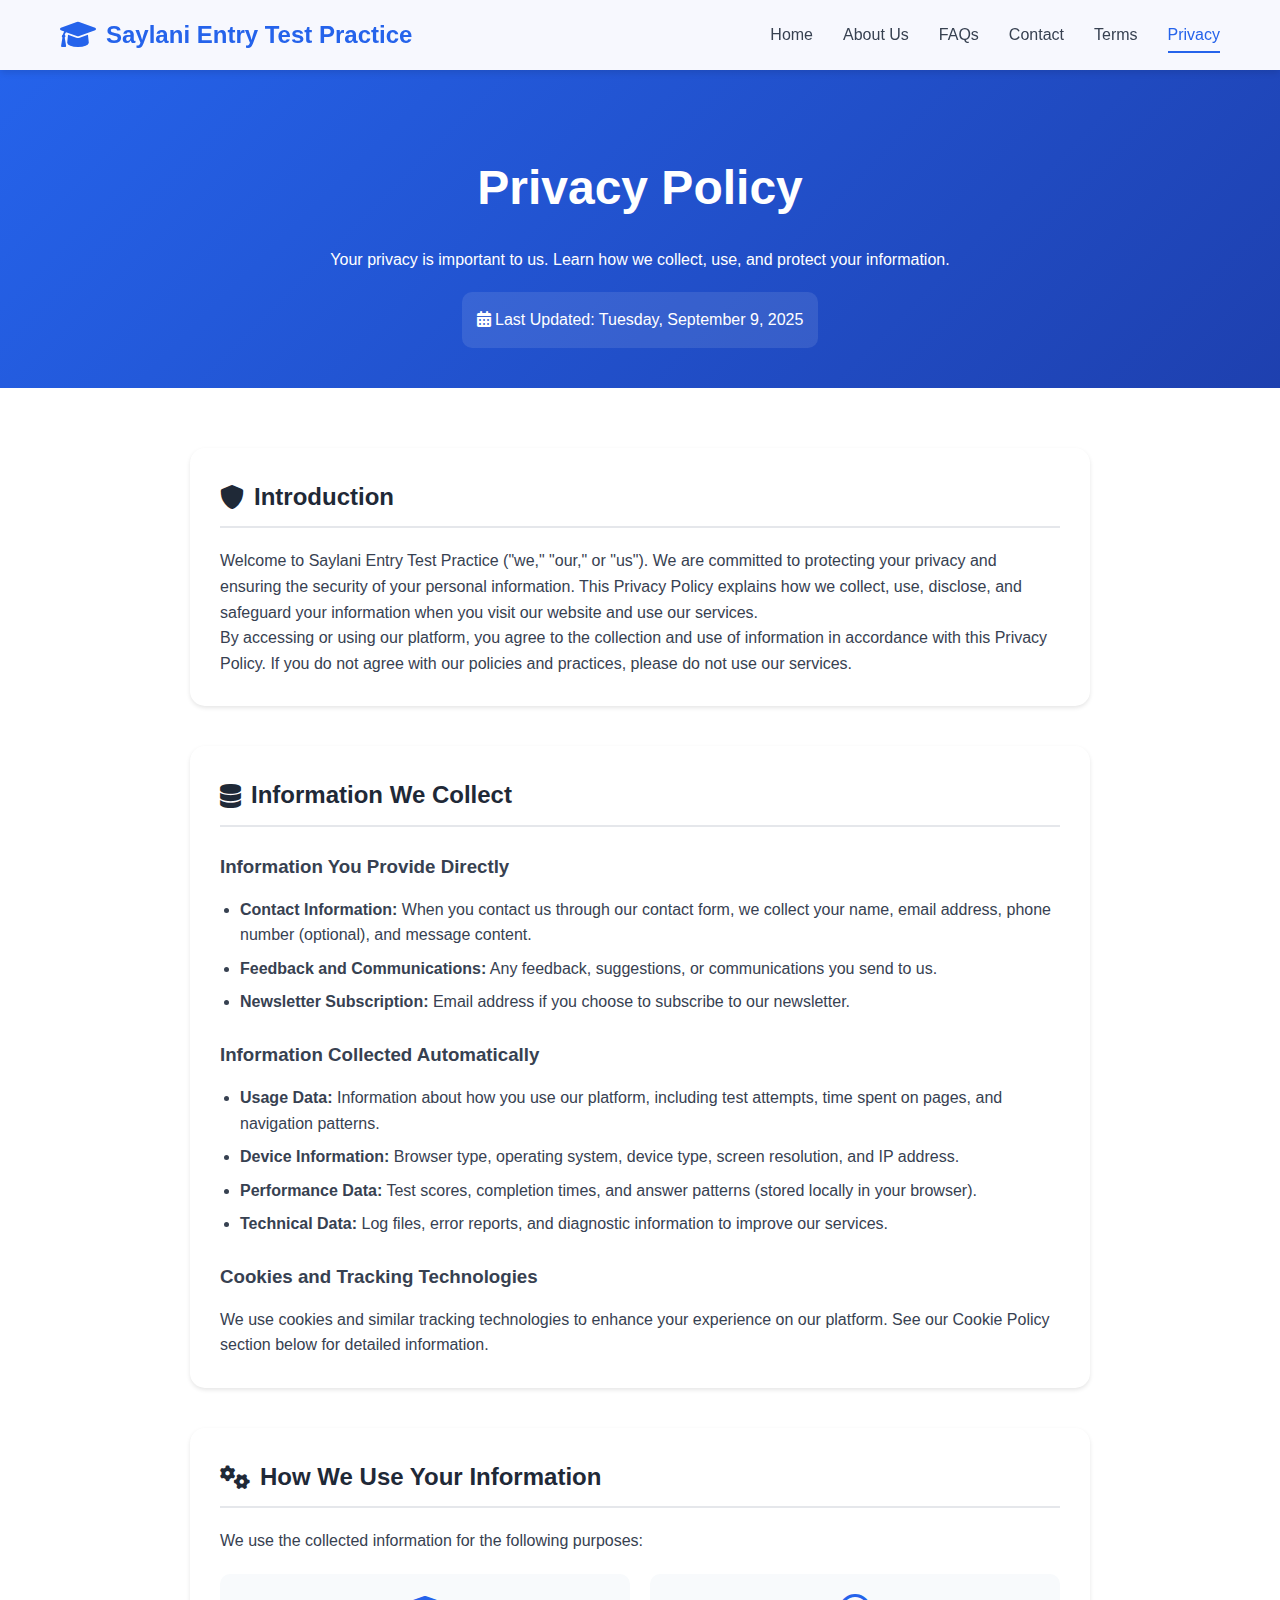
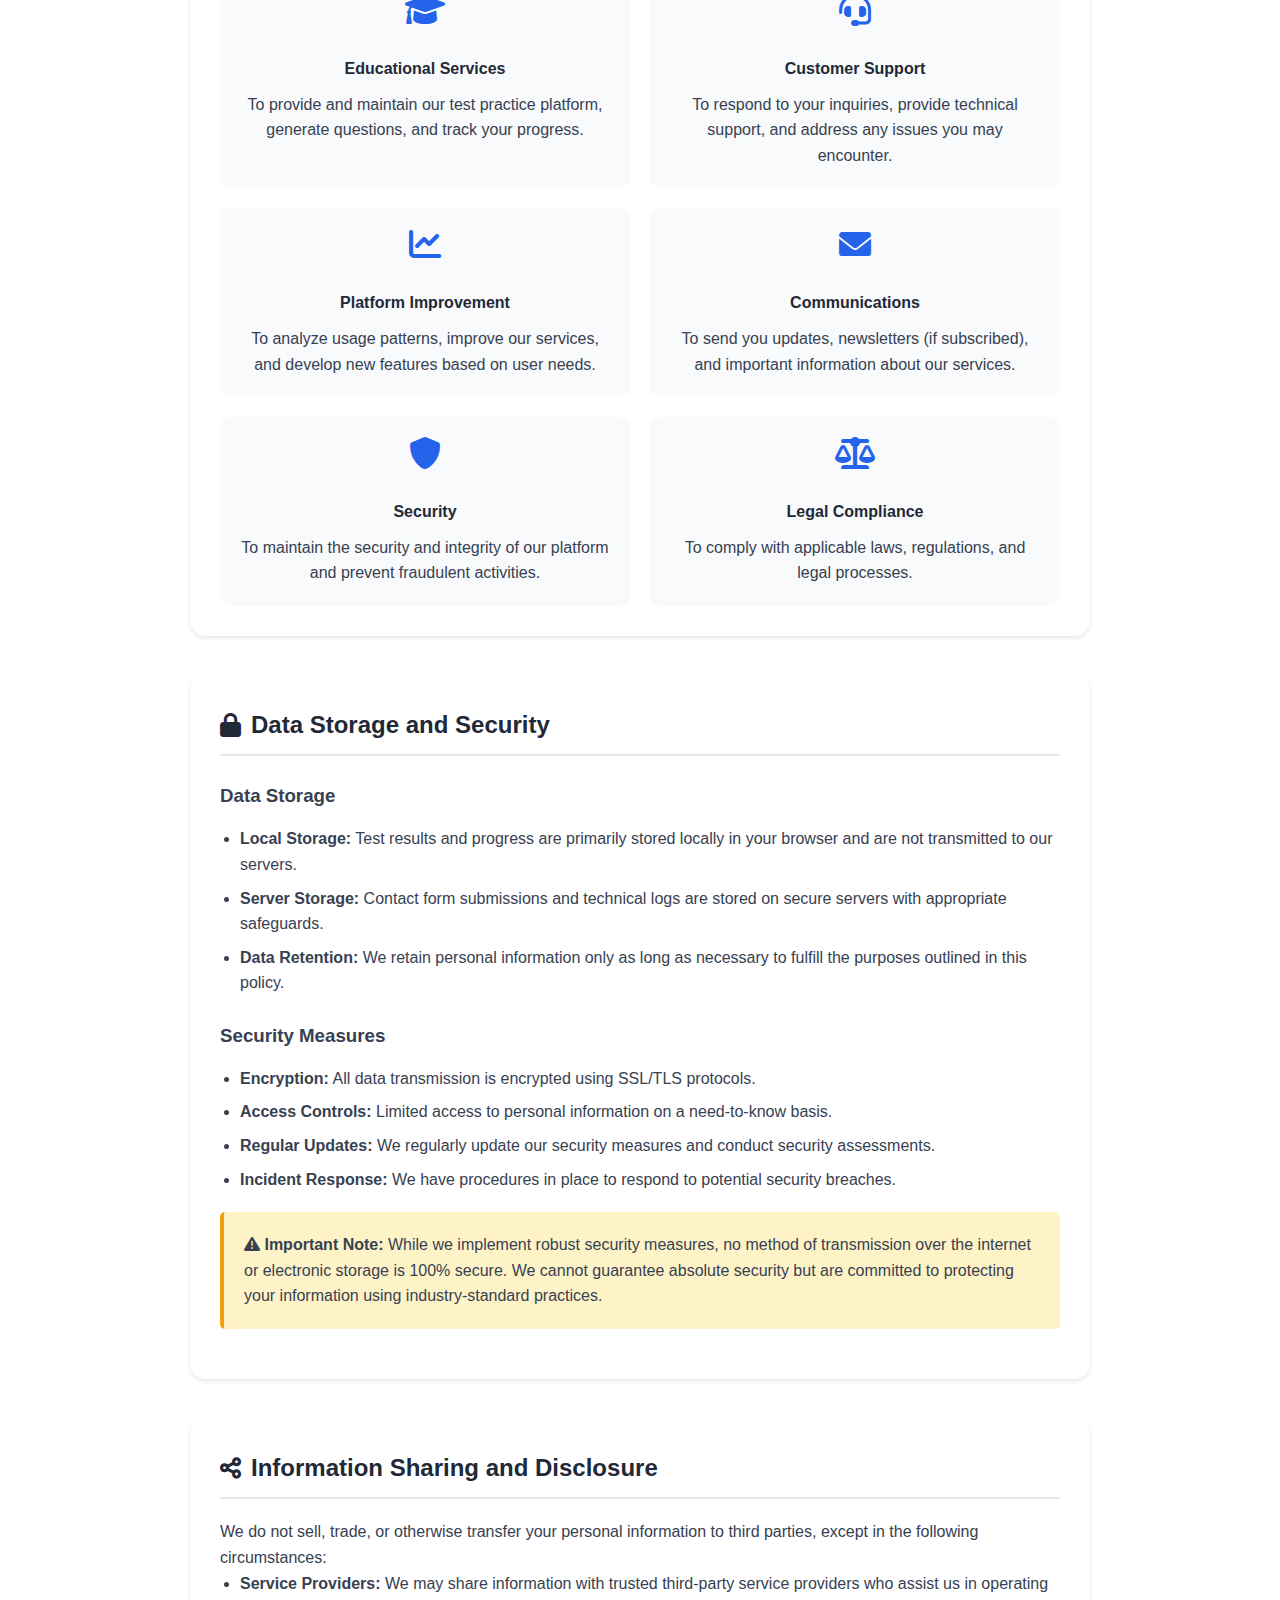
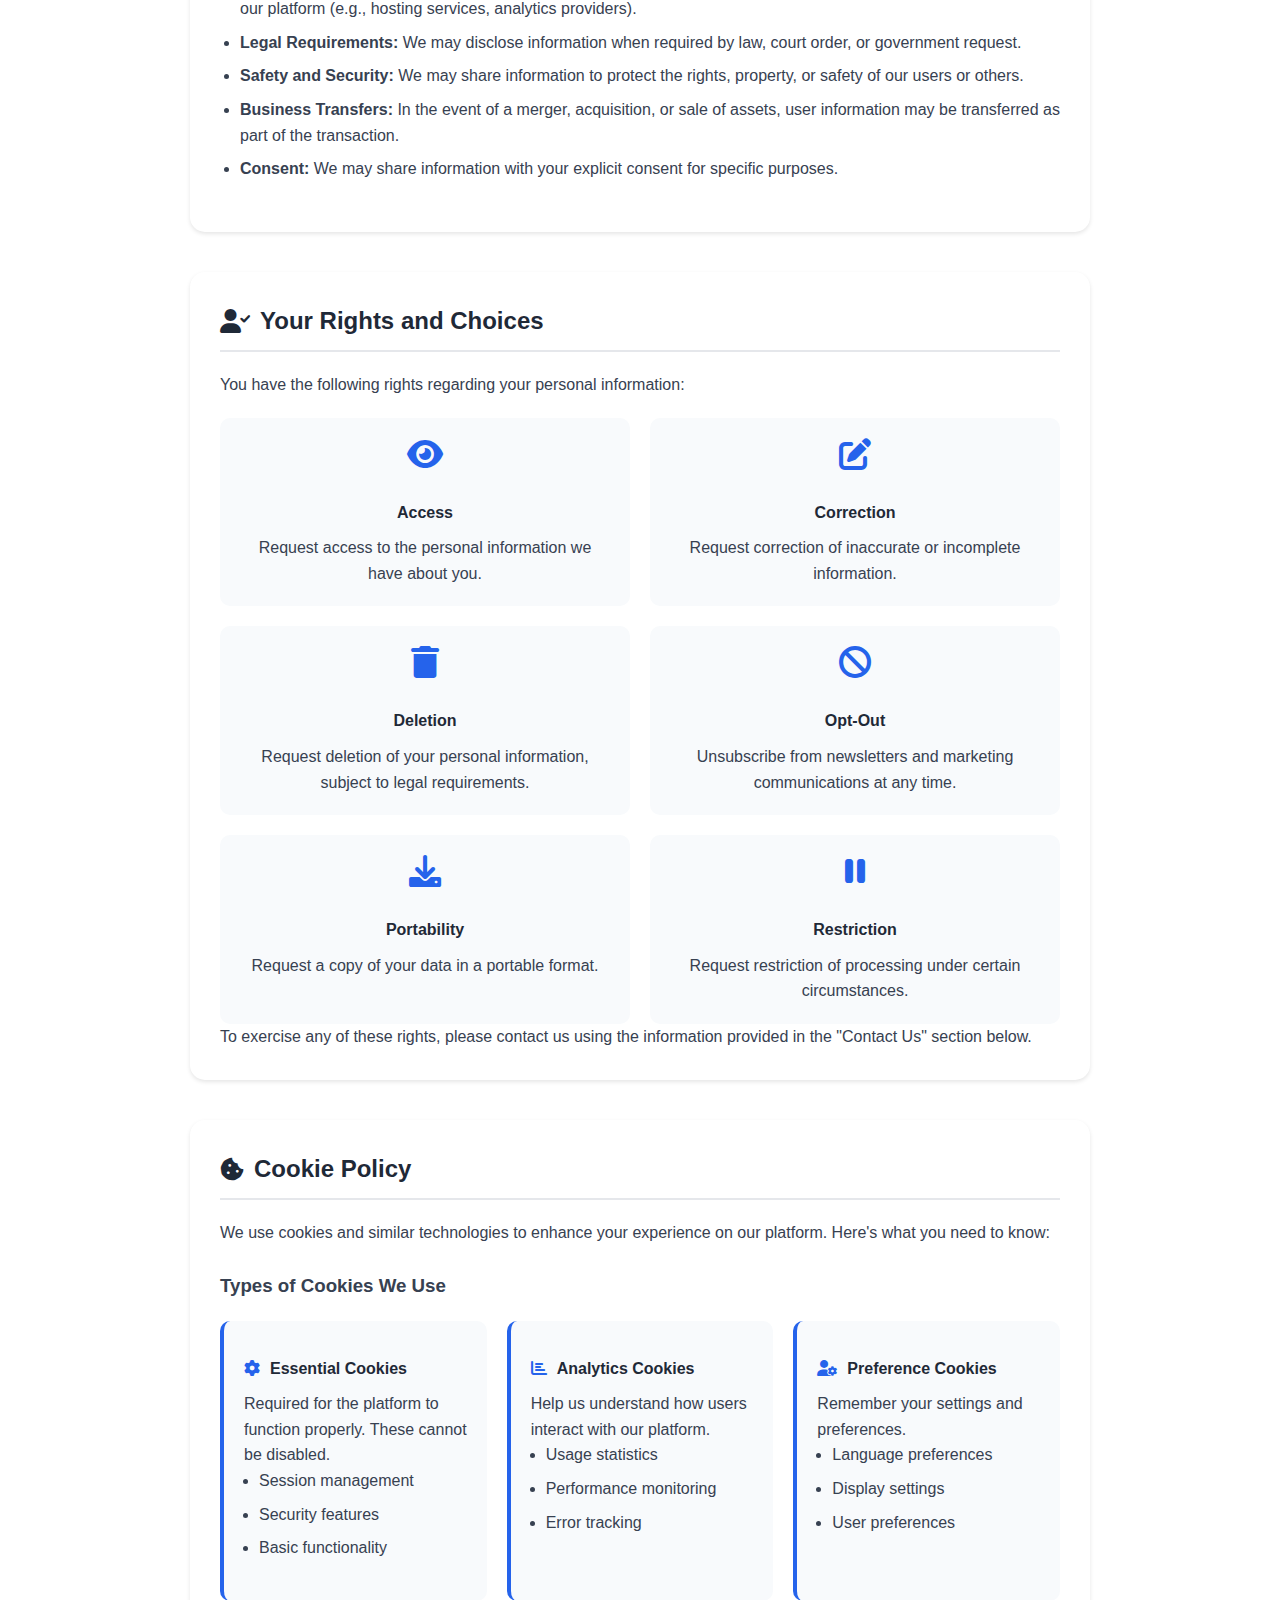
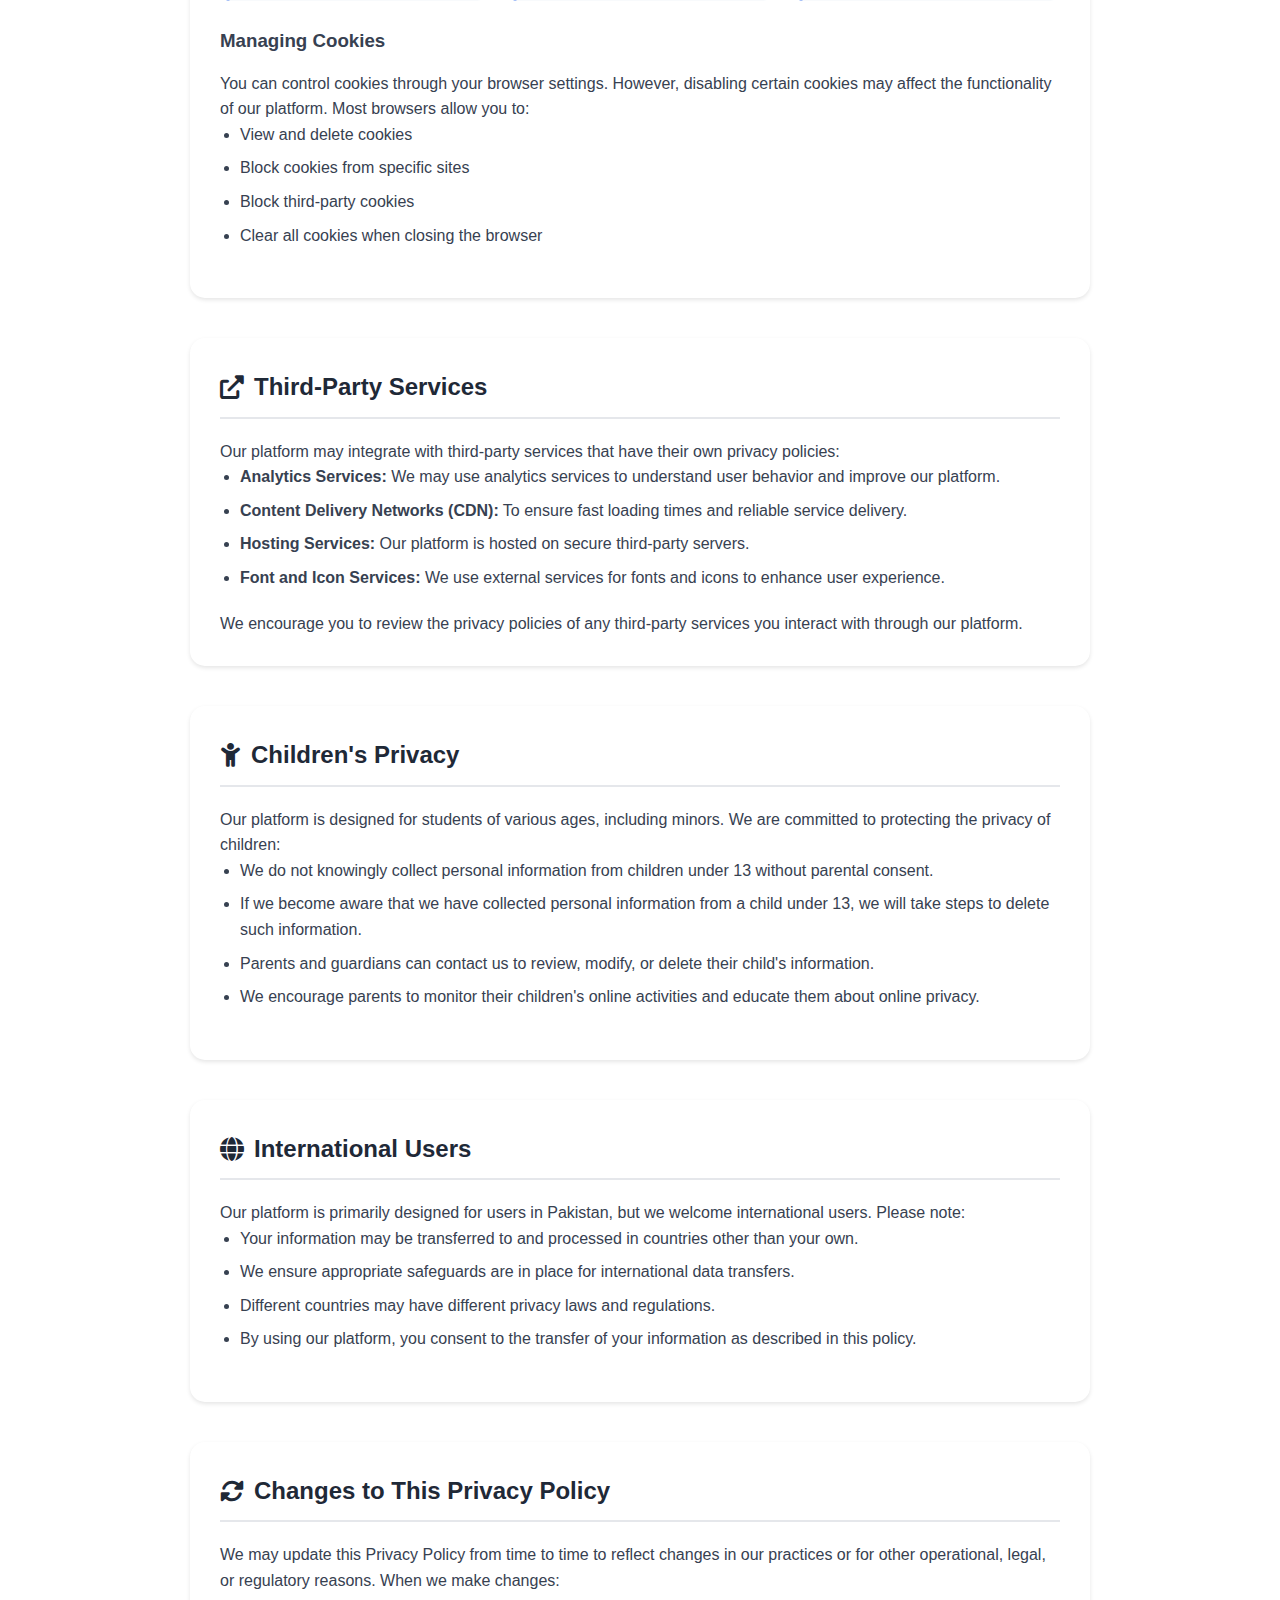
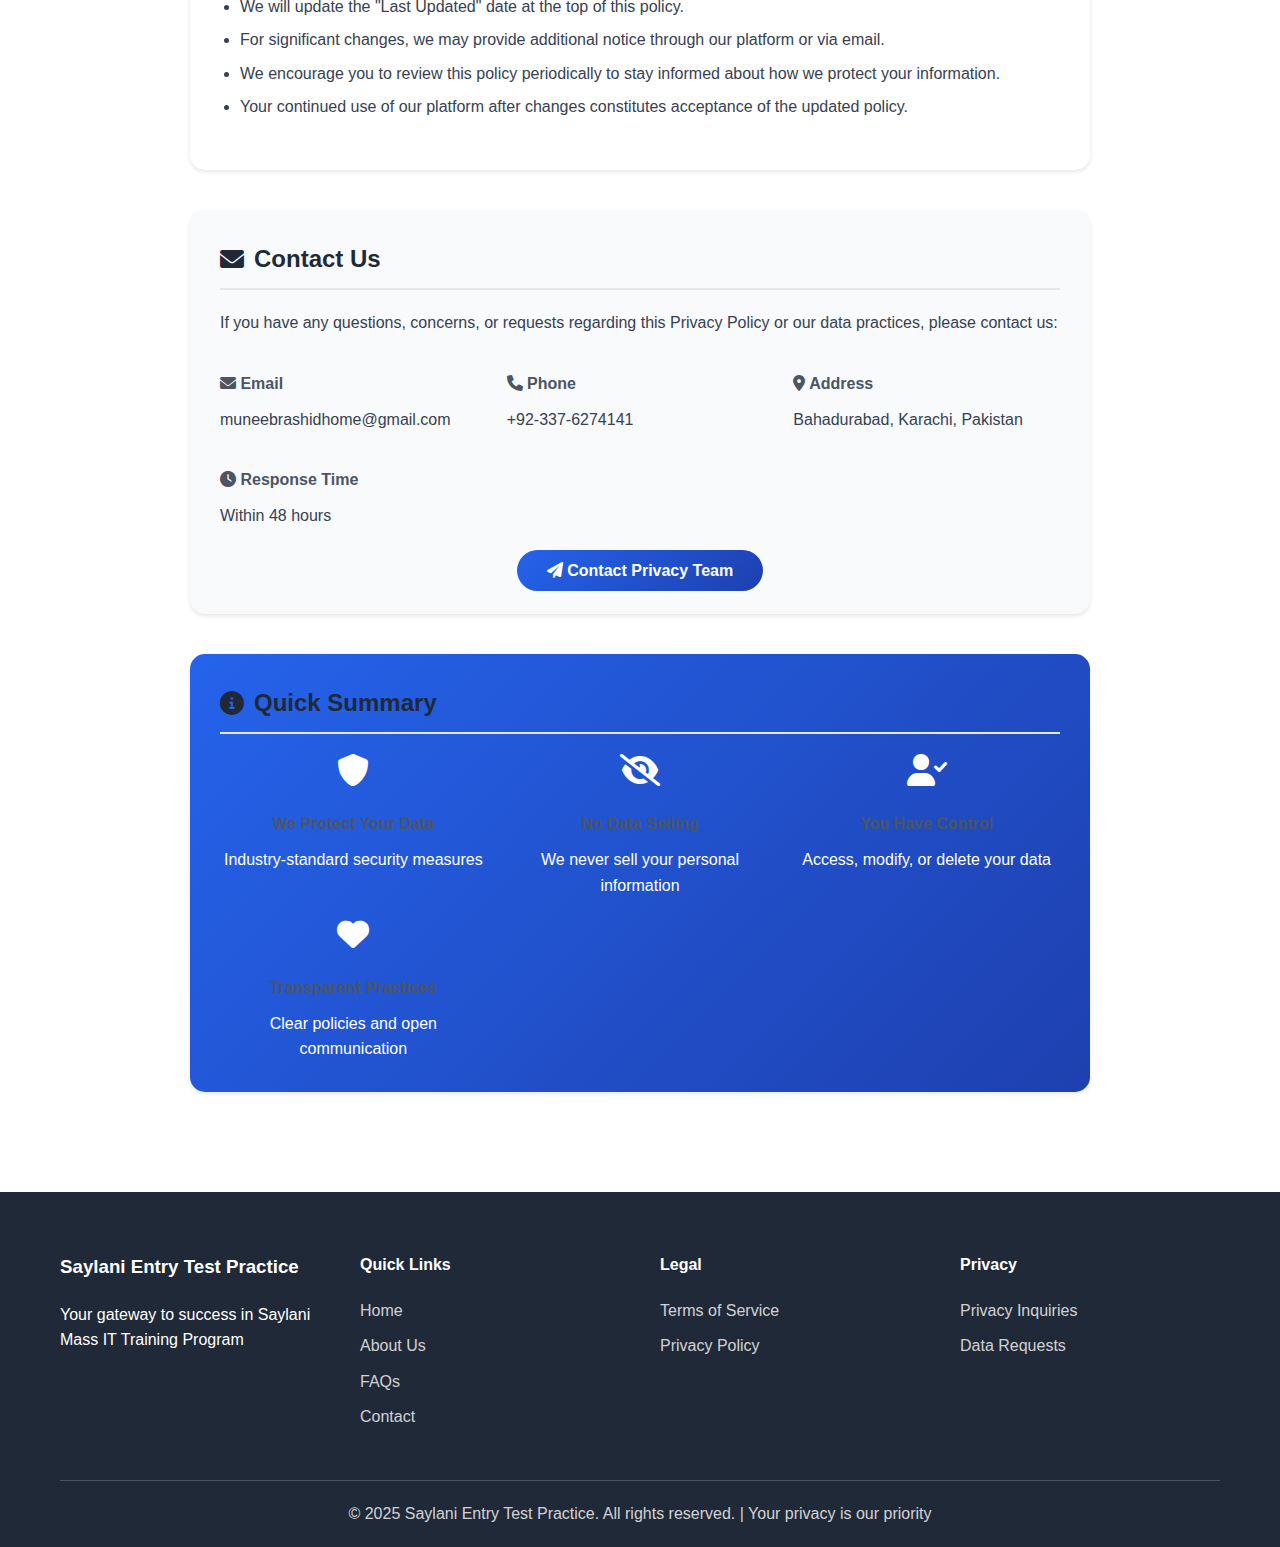
<file: privacy.html>
<!DOCTYPE html>
<html lang="en">
<head>
    <meta charset="UTF-8">
    <meta name="viewport" content="width=device-width, initial-scale=1.0">
    <title>Privacy Policy - Saylani Entry Test Practice</title>
    <link rel="stylesheet" href="styles.css">
    <link href="https://cdnjs.cloudflare.com/ajax/libs/font-awesome/6.0.0/css/all.min.css" rel="stylesheet">
    <script async src="https://pagead2.googlesyndication.com/pagead/js/adsbygoogle.js?client=ca-pub-7679492337080449"
     crossorigin="anonymous"></script>
</head>
<body>
    <!-- Navigation -->
    <nav class="navbar">
        <div class="nav-container">
            <div class="nav-logo">
                <i class="fas fa-graduation-cap"></i>
                <span>Saylani Entry Test Practice</span>
            </div>
            <div class="nav-menu" id="nav-menu">
                <a href="index.html" class="nav-link">Home</a>
                <a href="about.html" class="nav-link">About Us</a>
                <a href="faqs.html" class="nav-link">FAQs</a>
                <a href="contact.html" class="nav-link">Contact</a>
                <a href="terms.html" class="nav-link">Terms</a>
                <a href="privacy.html" class="nav-link active">Privacy</a>
            </div>
            <div class="hamburger" id="hamburger">
                <span></span>
                <span></span>
                <span></span>
            </div>
        </div>
    </nav>

    <!-- Page Header -->
    <section class="page-header">
        <div class="container">
            <h1>Privacy Policy</h1>
            <p>Your privacy is important to us. Learn how we collect, use, and protect your information.</p>
            <div style="margin-top: 20px; padding: 15px; background: rgba(255,255,255,0.1); border-radius: 10px; display: inline-block;">
                <i class="fas fa-calendar-alt"></i> Last Updated: Tuesday, September 9, 2025
            </div>
        </div>
    </section>

    <!-- Main Content -->
    <section class="page-content">
        <div class="container">
            <div class="privacy-content">
                
                <!-- Introduction -->
                <div class="privacy-section">
                    <h2><i class="fas fa-shield-alt"></i> Introduction</h2>
                    <p>Welcome to Saylani Entry Test Practice ("we," "our," or "us"). We are committed to protecting your privacy and ensuring the security of your personal information. This Privacy Policy explains how we collect, use, disclose, and safeguard your information when you visit our website and use our services.</p>
                    <p>By accessing or using our platform, you agree to the collection and use of information in accordance with this Privacy Policy. If you do not agree with our policies and practices, please do not use our services.</p>
                </div>

                <!-- Information We Collect -->
                <div class="privacy-section">
                    <h2><i class="fas fa-database"></i> Information We Collect</h2>
                    
                    <h3>Information You Provide Directly</h3>
                    <ul>
                        <li><strong>Contact Information:</strong> When you contact us through our contact form, we collect your name, email address, phone number (optional), and message content.</li>
                        <li><strong>Feedback and Communications:</strong> Any feedback, suggestions, or communications you send to us.</li>
                        <li><strong>Newsletter Subscription:</strong> Email address if you choose to subscribe to our newsletter.</li>
                    </ul>

                    <h3>Information Collected Automatically</h3>
                    <ul>
                        <li><strong>Usage Data:</strong> Information about how you use our platform, including test attempts, time spent on pages, and navigation patterns.</li>
                        <li><strong>Device Information:</strong> Browser type, operating system, device type, screen resolution, and IP address.</li>
                        <li><strong>Performance Data:</strong> Test scores, completion times, and answer patterns (stored locally in your browser).</li>
                        <li><strong>Technical Data:</strong> Log files, error reports, and diagnostic information to improve our services.</li>
                    </ul>

                    <h3>Cookies and Tracking Technologies</h3>
                    <p>We use cookies and similar tracking technologies to enhance your experience on our platform. See our Cookie Policy section below for detailed information.</p>
                </div>

                <!-- How We Use Your Information -->
                <div class="privacy-section">
                    <h2><i class="fas fa-cogs"></i> How We Use Your Information</h2>
                    <p>We use the collected information for the following purposes:</p>
                    
                    <div class="usage-grid">
                        <div class="usage-card">
                            <i class="fas fa-graduation-cap"></i>
                            <h4>Educational Services</h4>
                            <p>To provide and maintain our test practice platform, generate questions, and track your progress.</p>
                        </div>
                        <div class="usage-card">
                            <i class="fas fa-headset"></i>
                            <h4>Customer Support</h4>
                            <p>To respond to your inquiries, provide technical support, and address any issues you may encounter.</p>
                        </div>
                        <div class="usage-card">
                            <i class="fas fa-chart-line"></i>
                            <h4>Platform Improvement</h4>
                            <p>To analyze usage patterns, improve our services, and develop new features based on user needs.</p>
                        </div>
                        <div class="usage-card">
                            <i class="fas fa-envelope"></i>
                            <h4>Communications</h4>
                            <p>To send you updates, newsletters (if subscribed), and important information about our services.</p>
                        </div>
                        <div class="usage-card">
                            <i class="fas fa-shield-alt"></i>
                            <h4>Security</h4>
                            <p>To maintain the security and integrity of our platform and prevent fraudulent activities.</p>
                        </div>
                        <div class="usage-card">
                            <i class="fas fa-balance-scale"></i>
                            <h4>Legal Compliance</h4>
                            <p>To comply with applicable laws, regulations, and legal processes.</p>
                        </div>
                    </div>
                </div>

                <!-- Data Storage and Security -->
                <div class="privacy-section">
                    <h2><i class="fas fa-lock"></i> Data Storage and Security</h2>
                    
                    <h3>Data Storage</h3>
                    <ul>
                        <li><strong>Local Storage:</strong> Test results and progress are primarily stored locally in your browser and are not transmitted to our servers.</li>
                        <li><strong>Server Storage:</strong> Contact form submissions and technical logs are stored on secure servers with appropriate safeguards.</li>
                        <li><strong>Data Retention:</strong> We retain personal information only as long as necessary to fulfill the purposes outlined in this policy.</li>
                    </ul>

                    <h3>Security Measures</h3>
                    <ul>
                        <li><strong>Encryption:</strong> All data transmission is encrypted using SSL/TLS protocols.</li>
                        <li><strong>Access Controls:</strong> Limited access to personal information on a need-to-know basis.</li>
                        <li><strong>Regular Updates:</strong> We regularly update our security measures and conduct security assessments.</li>
                        <li><strong>Incident Response:</strong> We have procedures in place to respond to potential security breaches.</li>
                    </ul>

                    <div style="background: #fef3c7; border-left: 4px solid #f59e0b; padding: 20px; margin: 20px 0; border-radius: 5px;">
                        <p><strong><i class="fas fa-exclamation-triangle"></i> Important Note:</strong> While we implement robust security measures, no method of transmission over the internet or electronic storage is 100% secure. We cannot guarantee absolute security but are committed to protecting your information using industry-standard practices.</p>
                    </div>
                </div>

                <!-- Information Sharing -->
                <div class="privacy-section">
                    <h2><i class="fas fa-share-alt"></i> Information Sharing and Disclosure</h2>
                    <p>We do not sell, trade, or otherwise transfer your personal information to third parties, except in the following circumstances:</p>
                    
                    <ul>
                        <li><strong>Service Providers:</strong> We may share information with trusted third-party service providers who assist us in operating our platform (e.g., hosting services, analytics providers).</li>
                        <li><strong>Legal Requirements:</strong> We may disclose information when required by law, court order, or government request.</li>
                        <li><strong>Safety and Security:</strong> We may share information to protect the rights, property, or safety of our users or others.</li>
                        <li><strong>Business Transfers:</strong> In the event of a merger, acquisition, or sale of assets, user information may be transferred as part of the transaction.</li>
                        <li><strong>Consent:</strong> We may share information with your explicit consent for specific purposes.</li>
                    </ul>
                </div>

                <!-- Your Rights and Choices -->
                <div class="privacy-section">
                    <h2><i class="fas fa-user-check"></i> Your Rights and Choices</h2>
                    <p>You have the following rights regarding your personal information:</p>
                    
                    <div class="rights-grid">
                        <div class="rights-card">
                            <i class="fas fa-eye"></i>
                            <h4>Access</h4>
                            <p>Request access to the personal information we have about you.</p>
                        </div>
                        <div class="rights-card">
                            <i class="fas fa-edit"></i>
                            <h4>Correction</h4>
                            <p>Request correction of inaccurate or incomplete information.</p>
                        </div>
                        <div class="rights-card">
                            <i class="fas fa-trash"></i>
                            <h4>Deletion</h4>
                            <p>Request deletion of your personal information, subject to legal requirements.</p>
                        </div>
                        <div class="rights-card">
                            <i class="fas fa-ban"></i>
                            <h4>Opt-Out</h4>
                            <p>Unsubscribe from newsletters and marketing communications at any time.</p>
                        </div>
                        <div class="rights-card">
                            <i class="fas fa-download"></i>
                            <h4>Portability</h4>
                            <p>Request a copy of your data in a portable format.</p>
                        </div>
                        <div class="rights-card">
                            <i class="fas fa-pause"></i>
                            <h4>Restriction</h4>
                            <p>Request restriction of processing under certain circumstances.</p>
                        </div>
                    </div>

                    <p>To exercise any of these rights, please contact us using the information provided in the "Contact Us" section below.</p>
                </div>

                <!-- Cookie Policy -->
                <div class="privacy-section">
                    <h2><i class="fas fa-cookie-bite"></i> Cookie Policy</h2>
                    <p>We use cookies and similar technologies to enhance your experience on our platform. Here's what you need to know:</p>
                    
                    <h3>Types of Cookies We Use</h3>
                    <div class="cookie-types">
                        <div class="cookie-type">
                            <h4><i class="fas fa-cog"></i> Essential Cookies</h4>
                            <p>Required for the platform to function properly. These cannot be disabled.</p>
                            <ul>
                                <li>Session management</li>
                                <li>Security features</li>
                                <li>Basic functionality</li>
                            </ul>
                        </div>
                        <div class="cookie-type">
                            <h4><i class="fas fa-chart-bar"></i> Analytics Cookies</h4>
                            <p>Help us understand how users interact with our platform.</p>
                            <ul>
                                <li>Usage statistics</li>
                                <li>Performance monitoring</li>
                                <li>Error tracking</li>
                            </ul>
                        </div>
                        <div class="cookie-type">
                            <h4><i class="fas fa-user-cog"></i> Preference Cookies</h4>
                            <p>Remember your settings and preferences.</p>
                            <ul>
                                <li>Language preferences</li>
                                <li>Display settings</li>
                                <li>User preferences</li>
                            </ul>
                        </div>
                    </div>

                    <h3>Managing Cookies</h3>
                    <p>You can control cookies through your browser settings. However, disabling certain cookies may affect the functionality of our platform. Most browsers allow you to:</p>
                    <ul>
                        <li>View and delete cookies</li>
                        <li>Block cookies from specific sites</li>
                        <li>Block third-party cookies</li>
                        <li>Clear all cookies when closing the browser</li>
                    </ul>
                </div>

                <!-- Third-Party Services -->
                <div class="privacy-section">
                    <h2><i class="fas fa-external-link-alt"></i> Third-Party Services</h2>
                    <p>Our platform may integrate with third-party services that have their own privacy policies:</p>
                    
                    <ul>
                        <li><strong>Analytics Services:</strong> We may use analytics services to understand user behavior and improve our platform.</li>
                        <li><strong>Content Delivery Networks (CDN):</strong> To ensure fast loading times and reliable service delivery.</li>
                        <li><strong>Hosting Services:</strong> Our platform is hosted on secure third-party servers.</li>
                        <li><strong>Font and Icon Services:</strong> We use external services for fonts and icons to enhance user experience.</li>
                    </ul>

                    <p>We encourage you to review the privacy policies of any third-party services you interact with through our platform.</p>
                </div>

                <!-- Children's Privacy -->
                <div class="privacy-section">
                    <h2><i class="fas fa-child"></i> Children's Privacy</h2>
                    <p>Our platform is designed for students of various ages, including minors. We are committed to protecting the privacy of children:</p>
                    
                    <ul>
                        <li>We do not knowingly collect personal information from children under 13 without parental consent.</li>
                        <li>If we become aware that we have collected personal information from a child under 13, we will take steps to delete such information.</li>
                        <li>Parents and guardians can contact us to review, modify, or delete their child's information.</li>
                        <li>We encourage parents to monitor their children's online activities and educate them about online privacy.</li>
                    </ul>
                </div>

                <!-- International Users -->
                <div class="privacy-section">
                    <h2><i class="fas fa-globe"></i> International Users</h2>
                    <p>Our platform is primarily designed for users in Pakistan, but we welcome international users. Please note:</p>
                    
                    <ul>
                        <li>Your information may be transferred to and processed in countries other than your own.</li>
                        <li>We ensure appropriate safeguards are in place for international data transfers.</li>
                        <li>Different countries may have different privacy laws and regulations.</li>
                        <li>By using our platform, you consent to the transfer of your information as described in this policy.</li>
                    </ul>
                </div>

                <!-- Changes to Privacy Policy -->
                <div class="privacy-section">
                    <h2><i class="fas fa-sync-alt"></i> Changes to This Privacy Policy</h2>
                    <p>We may update this Privacy Policy from time to time to reflect changes in our practices or for other operational, legal, or regulatory reasons. When we make changes:</p>
                    
                    <ul>
                        <li>We will update the "Last Updated" date at the top of this policy.</li>
                        <li>For significant changes, we may provide additional notice through our platform or via email.</li>
                        <li>We encourage you to review this policy periodically to stay informed about how we protect your information.</li>
                        <li>Your continued use of our platform after changes constitutes acceptance of the updated policy.</li>
                    </ul>
                </div>

                <!-- Contact Information -->
                <div class="privacy-section" style="background: #f8fafc; padding: 30px; border-radius: 15px;">
                    <h2><i class="fas fa-envelope"></i> Contact Us</h2>
                    <p>If you have any questions, concerns, or requests regarding this Privacy Policy or our data practices, please contact us:</p>
                    
                    <div style="display: grid; grid-template-columns: repeat(auto-fit, minmax(250px, 1fr)); gap: 20px; margin-top: 20px;">
                        <div>
                            <h4><i class="fas fa-envelope"></i> Email</h4>
                            <p>muneebrashidhome@gmail.com</p>
                        </div>
                        <div>
                            <h4><i class="fas fa-phone"></i> Phone</h4>
                            <p>+92-337-6274141</p>
                        </div>
                        <div>
                            <h4><i class="fas fa-map-marker-alt"></i> Address</h4>
                            <p>Bahadurabad, Karachi, Pakistan</p>
                        </div>
                        <div>
                            <h4><i class="fas fa-clock"></i> Response Time</h4>
                            <p>Within 48 hours</p>
                        </div>
                    </div>

                    <div style="margin-top: 30px; text-align: center;">
                        <a href="contact.html" class="start-btn" style="text-decoration: none;">
                            <i class="fas fa-paper-plane"></i> Contact Privacy Team
                        </a>
                    </div>
                </div>

                <!-- Quick Summary -->
                <div class="privacy-section" style="background: linear-gradient(135deg, #2563eb 0%, #1e40af 100%); color: white; padding: 30px; border-radius: 15px;">
                    <h2><i class="fas fa-info-circle"></i> Quick Summary</h2>
                    <div style="display: grid; grid-template-columns: repeat(auto-fit, minmax(200px, 1fr)); gap: 20px; margin-top: 20px;">
                        <div style="text-align: center;">
                            <i class="fas fa-shield-alt" style="font-size: 2rem; margin-bottom: 10px;"></i>
                            <h4>We Protect Your Data</h4>
                            <p>Industry-standard security measures</p>
                        </div>
                        <div style="text-align: center;">
                            <i class="fas fa-eye-slash" style="font-size: 2rem; margin-bottom: 10px;"></i>
                            <h4>No Data Selling</h4>
                            <p>We never sell your personal information</p>
                        </div>
                        <div style="text-align: center;">
                            <i class="fas fa-user-check" style="font-size: 2rem; margin-bottom: 10px;"></i>
                            <h4>You Have Control</h4>
                            <p>Access, modify, or delete your data</p>
                        </div>
                        <div style="text-align: center;">
                            <i class="fas fa-heart" style="font-size: 2rem; margin-bottom: 10px;"></i>
                            <h4>Transparent Practices</h4>
                            <p>Clear policies and open communication</p>
                        </div>
                    </div>
                </div>
            </div>
        </div>
    </section>

    <!-- Footer -->
    <footer class="footer">
        <div class="container">
            <div class="footer-content">
                <div class="footer-section">
                    <h3>Saylani Entry Test Practice</h3>
                    <p>Your gateway to success in Saylani Mass IT Training Program</p>
                </div>
                <div class="footer-section">
                    <h4>Quick Links</h4>
                    <ul>
                        <li><a href="index.html">Home</a></li>
                        <li><a href="about.html">About Us</a></li>
                        <li><a href="faqs.html">FAQs</a></li>
                        <li><a href="contact.html">Contact</a></li>
                    </ul>
                </div>
                <div class="footer-section">
                    <h4>Legal</h4>
                    <ul>
                        <li><a href="terms.html">Terms of Service</a></li>
                        <li><a href="privacy.html">Privacy Policy</a></li>
                    </ul>
                </div>
                <div class="footer-section">
                    <h4>Privacy</h4>
                    <ul>
                        <li><a href="mailto:muneebrashidhome@gmail.com">Privacy Inquiries</a></li>
                        <li><a href="contact.html">Data Requests</a></li>
                    </ul>
                </div>
            </div>
            <div class="footer-bottom">
                <p>&copy; 2025 Saylani Entry Test Practice. All rights reserved. | Your privacy is our priority</p>
            </div>
        </div>
    </footer>

    <script src="script.js"></script>
    
    <style>
        .privacy-content {
            max-width: 900px;
            margin: 0 auto;
        }
        
        .privacy-section {
            margin-bottom: 40px;
            background: white;
            padding: 30px;
            border-radius: 15px;
            box-shadow: 0 2px 4px rgba(0,0,0,0.1);
        }
        
        .privacy-section h2 {
            color: #1f2937;
            margin-bottom: 20px;
            display: flex;
            align-items: center;
            gap: 10px;
            border-bottom: 2px solid #e5e7eb;
            padding-bottom: 10px;
        }
        
        .privacy-section h3 {
            color: #374151;
            margin: 25px 0 15px 0;
        }
        
        .privacy-section h4 {
            color: #4b5563;
            margin: 15px 0 10px 0;
        }
        
        .privacy-section ul {
            margin-left: 20px;
            margin-bottom: 20px;
        }
        
        .privacy-section li {
            margin-bottom: 8px;
            line-height: 1.6;
        }
        
        .usage-grid, .rights-grid {
            display: grid;
            grid-template-columns: repeat(auto-fit, minmax(300px, 1fr));
            gap: 20px;
            margin-top: 20px;
        }
        
        .usage-card, .rights-card {
            background: #f8fafc;
            padding: 20px;
            border-radius: 10px;
            text-align: center;
            transition: all 0.3s ease;
        }
        
        .usage-card:hover, .rights-card:hover {
            transform: translateY(-2px);
            box-shadow: 0 4px 12px rgba(0,0,0,0.1);
        }
        
        .usage-card i, .rights-card i {
            font-size: 2rem;
            color: #2563eb;
            margin-bottom: 15px;
        }
        
        .usage-card h4, .rights-card h4 {
            margin-bottom: 10px;
            color: #1f2937;
        }
        
        .cookie-types {
            display: grid;
            grid-template-columns: repeat(auto-fit, minmax(250px, 1fr));
            gap: 20px;
            margin-top: 20px;
        }
        
        .cookie-type {
            background: #f8fafc;
            padding: 20px;
            border-radius: 10px;
            border-left: 4px solid #2563eb;
        }
        
        .cookie-type h4 {
            display: flex;
            align-items: center;
            gap: 10px;
            color: #1f2937;
            margin-bottom: 10px;
        }
        
        .cookie-type i {
            color: #2563eb;
        }
        
        .cookie-type ul {
            margin-left: 15px;
        }
        
        @media (max-width: 768px) {
            .privacy-section {
                padding: 20px;
            }
            
            .usage-grid, .rights-grid {
                grid-template-columns: 1fr;
            }
            
            .cookie-types {
                grid-template-columns: 1fr;
            }
        }
    </style>
</html>
</file>
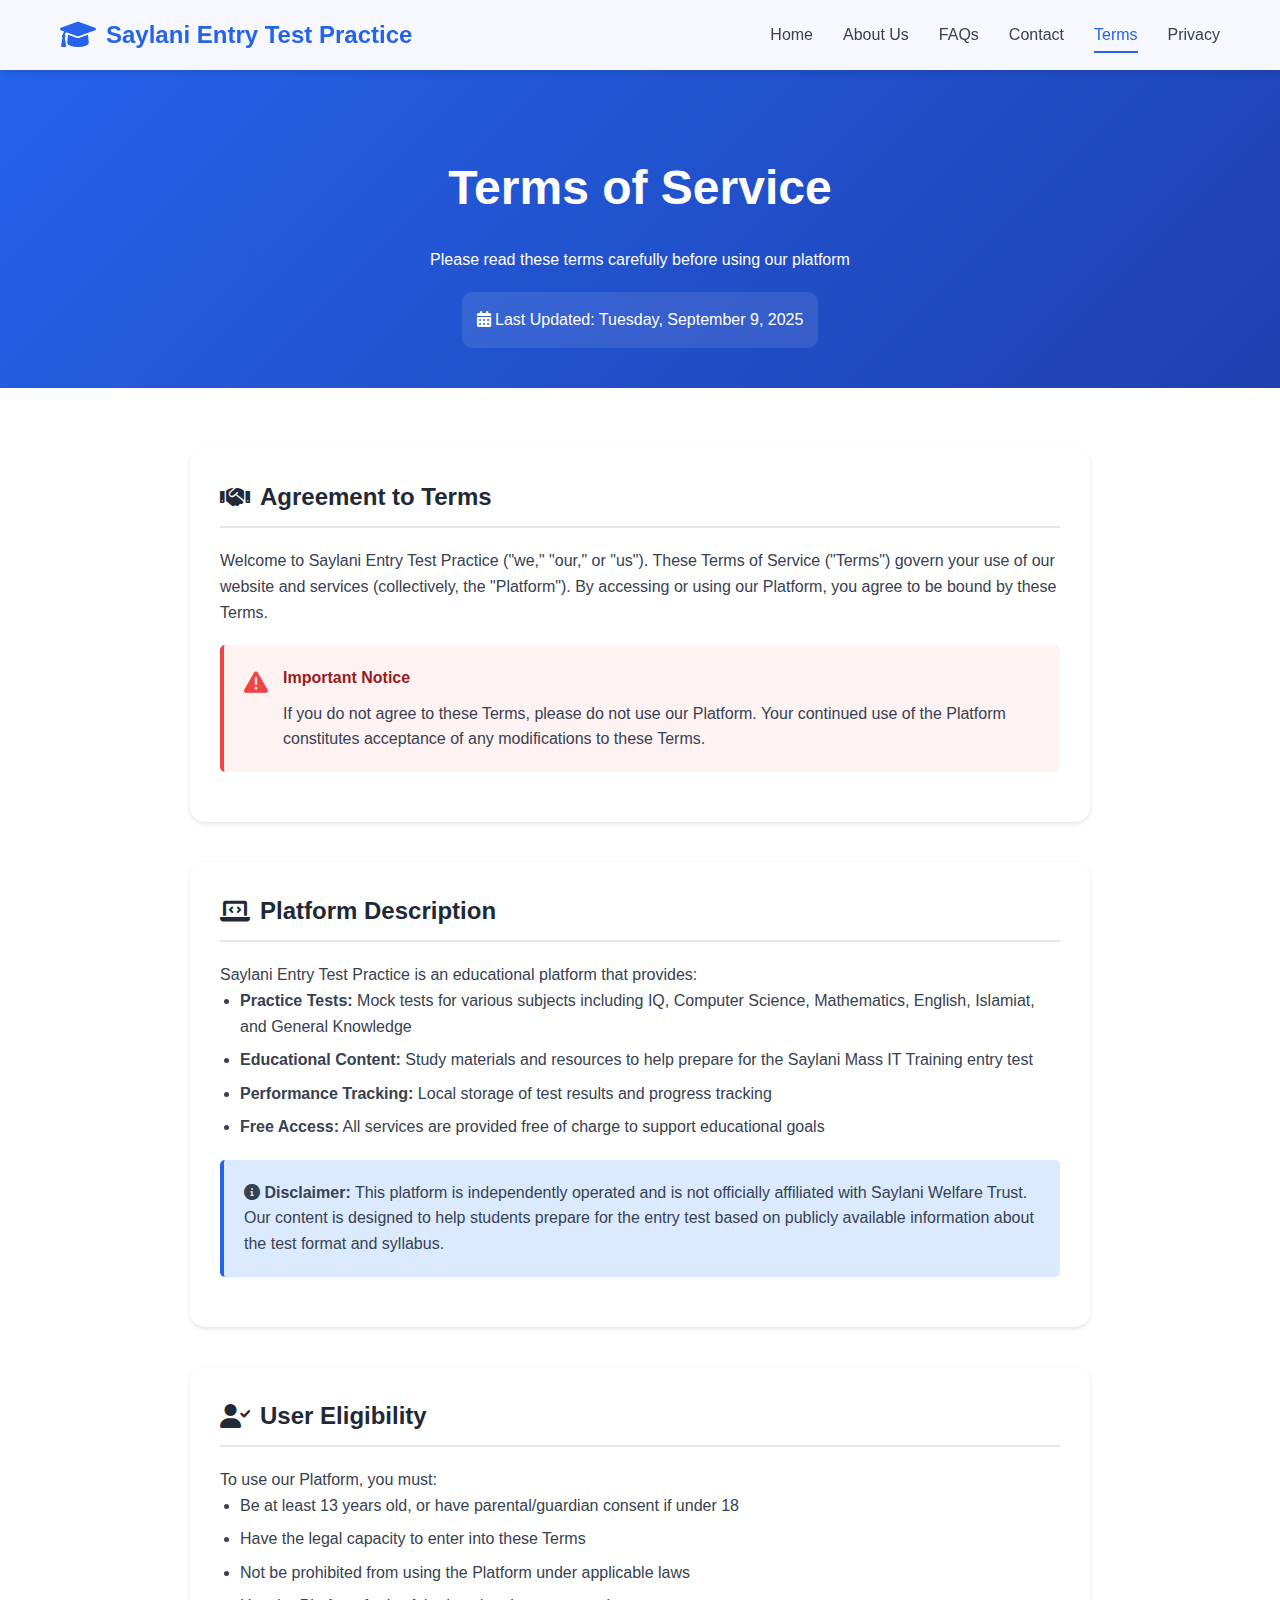
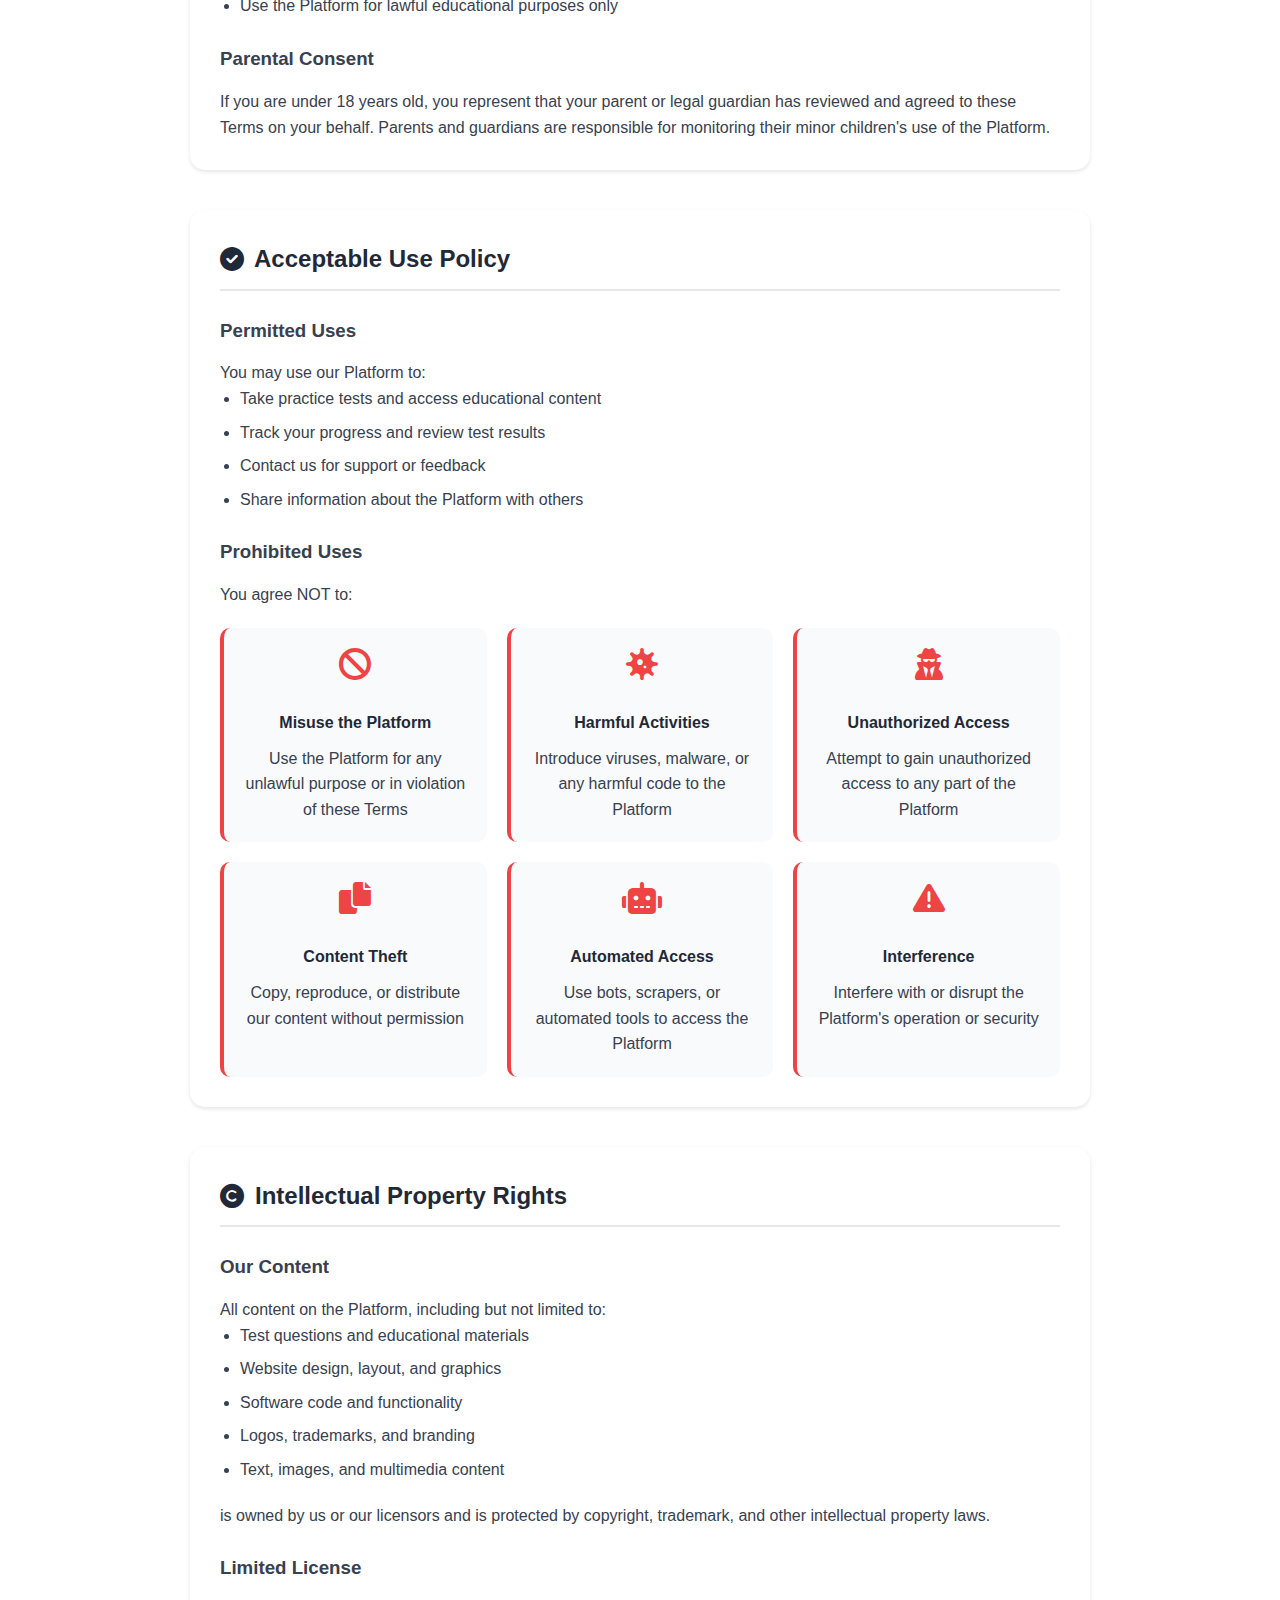
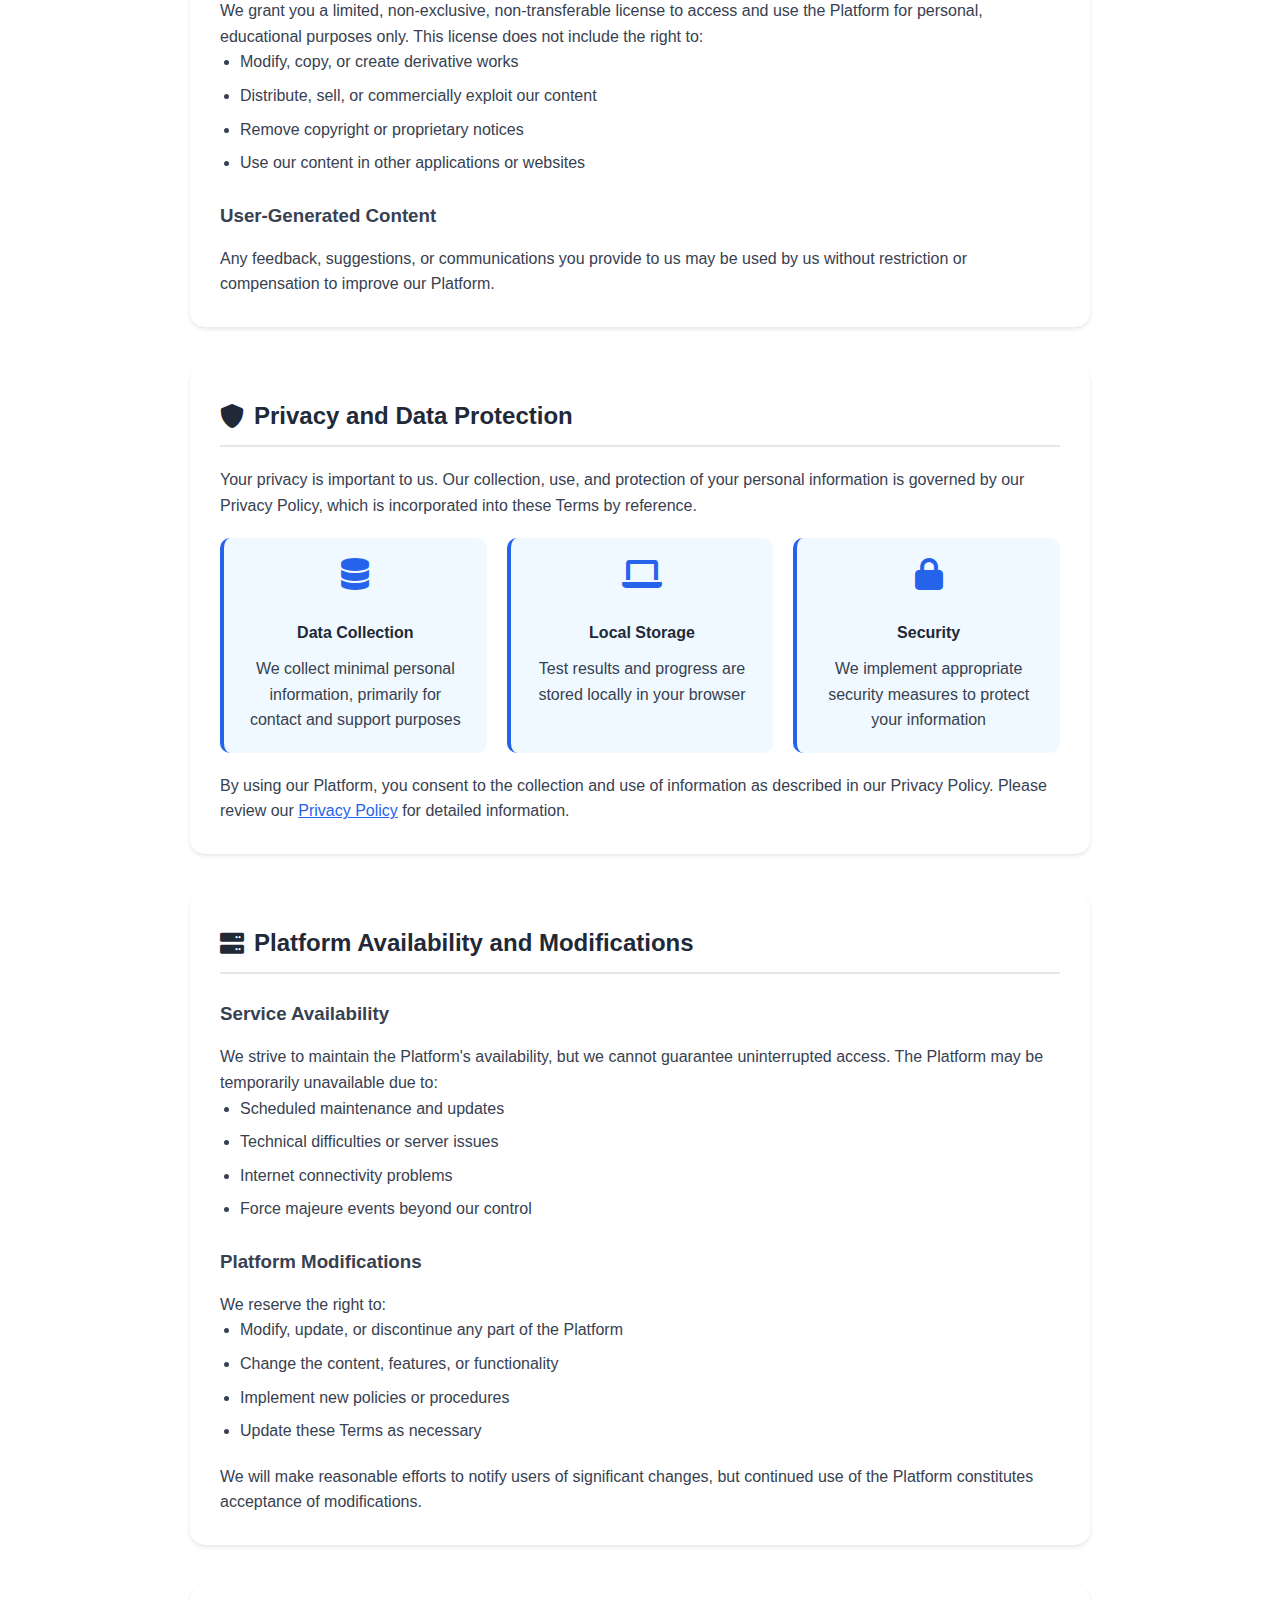
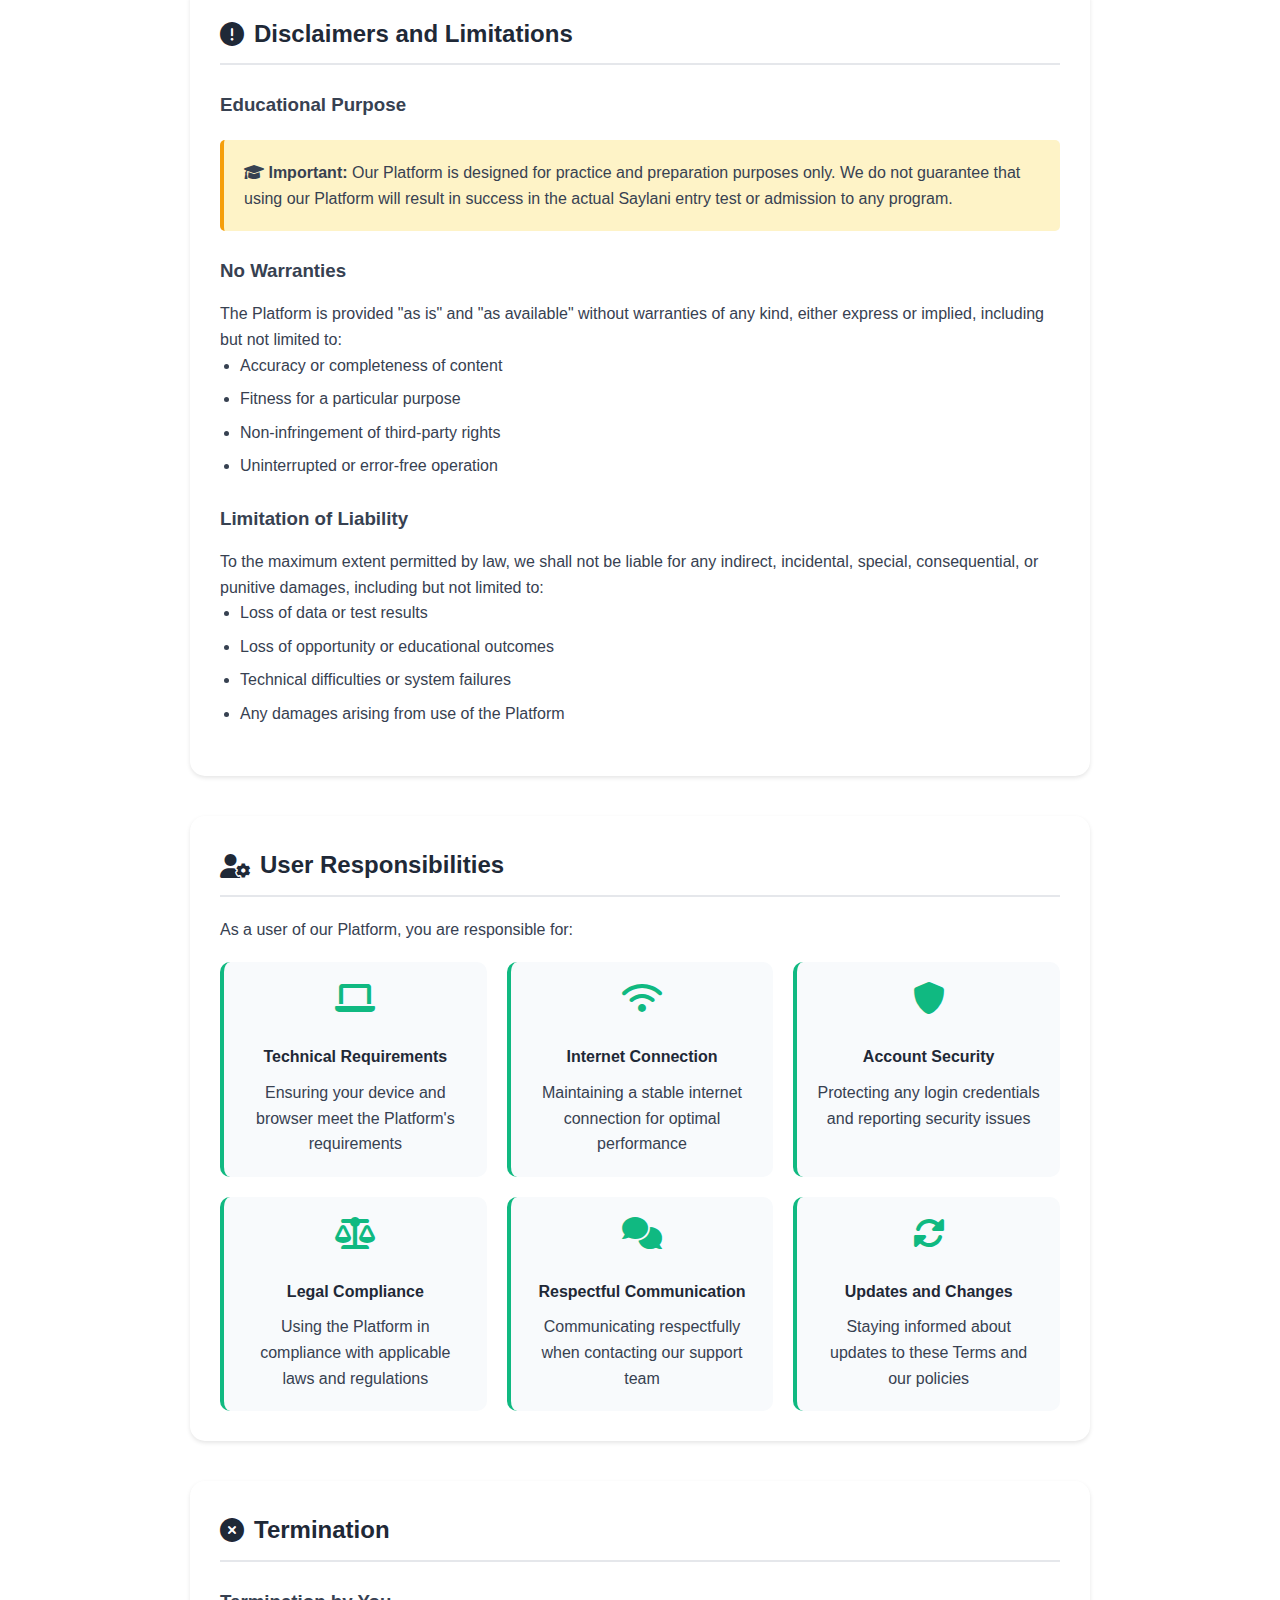
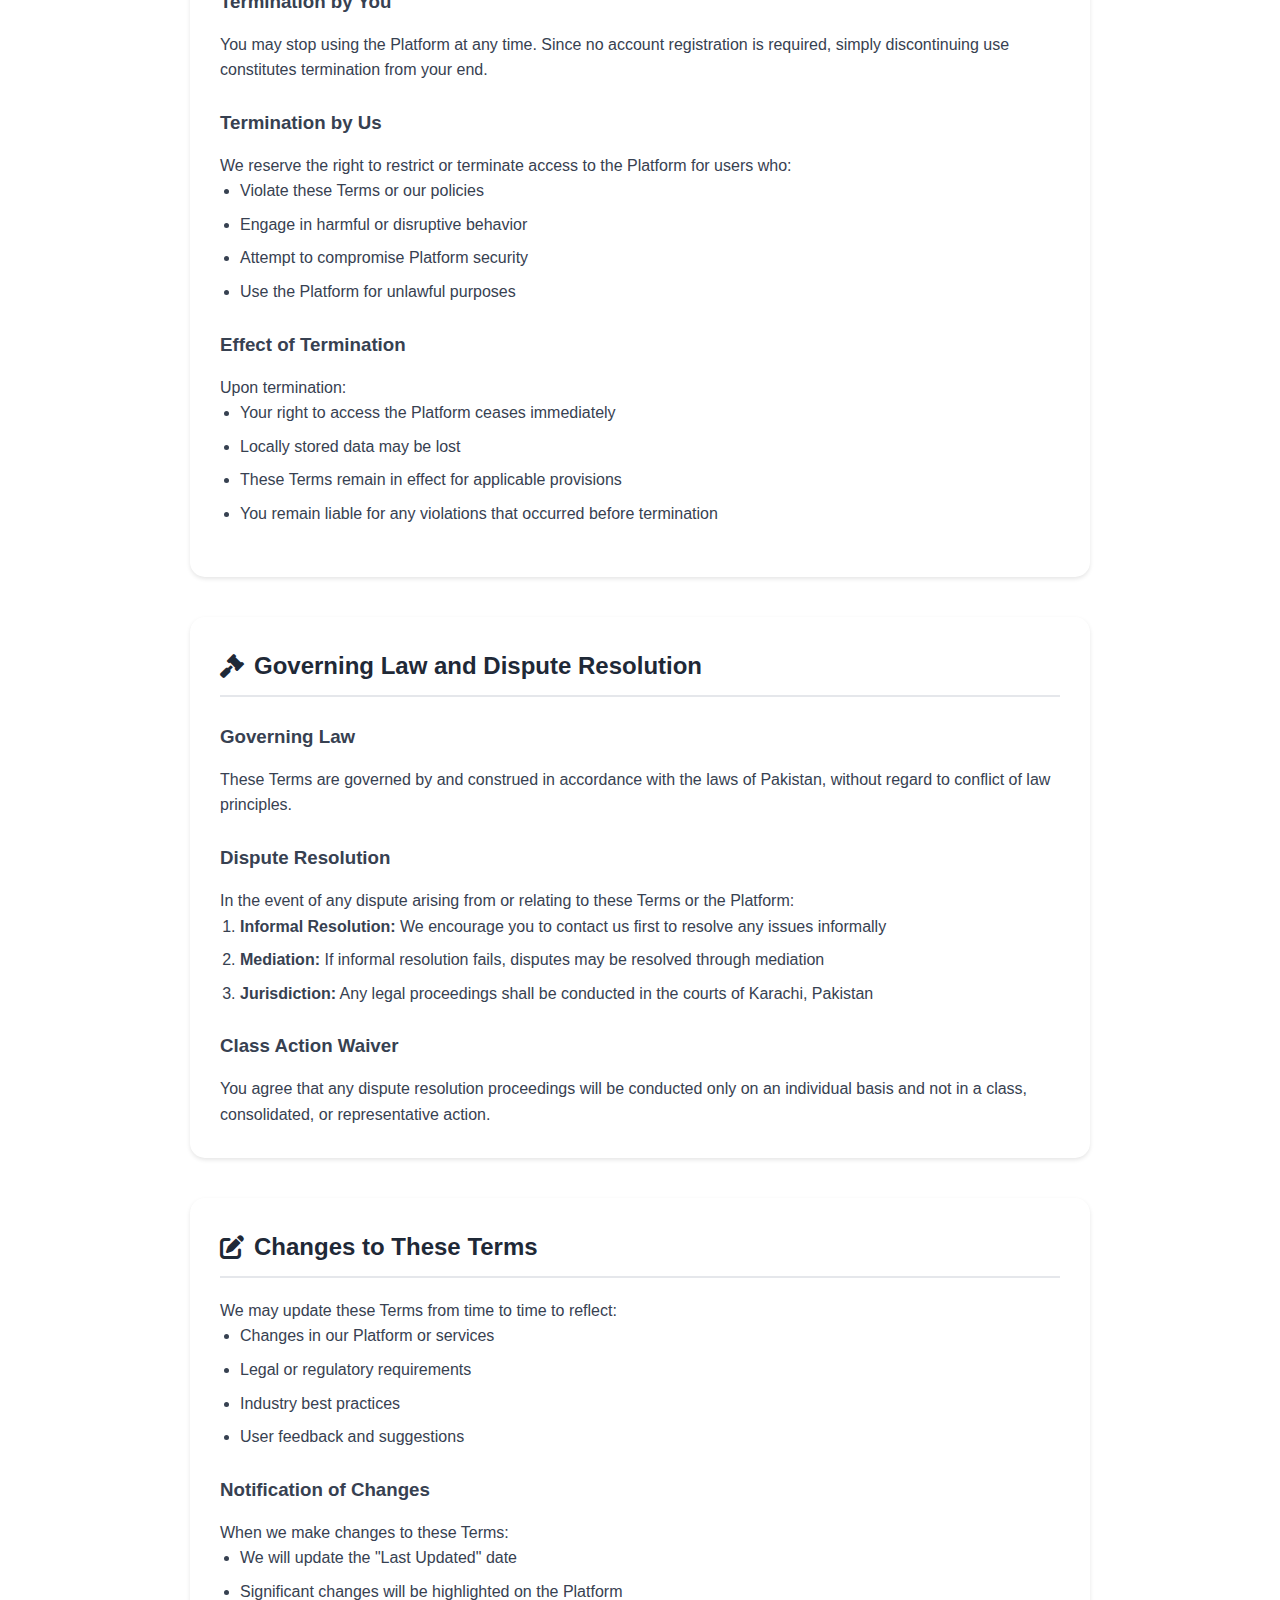
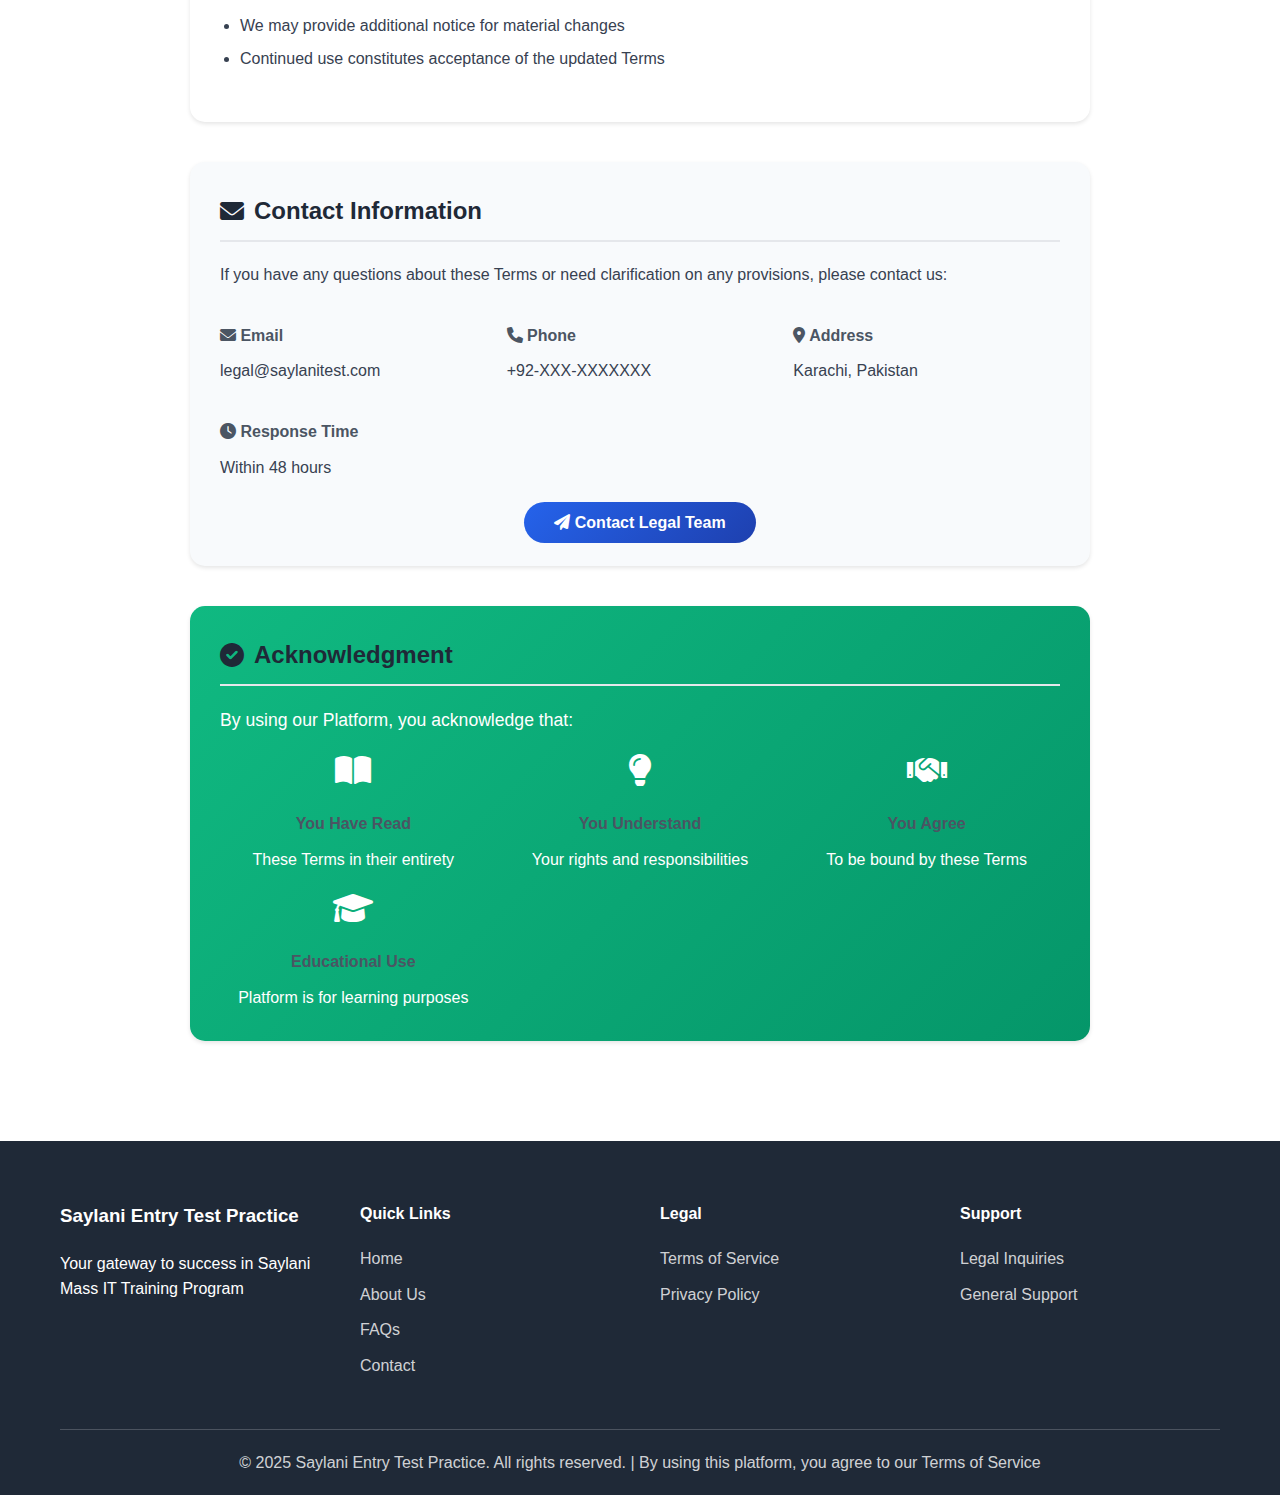
<file: terms.html>
<!DOCTYPE html>
<html lang="en">
<head>
    <meta charset="UTF-8">
    <meta name="viewport" content="width=device-width, initial-scale=1.0">
    <title>Terms of Service - Saylani Entry Test Practice</title>
    <link rel="stylesheet" href="styles.css">
    <link href="https://cdnjs.cloudflare.com/ajax/libs/font-awesome/6.0.0/css/all.min.css" rel="stylesheet">
    <script async src="https://pagead2.googlesyndication.com/pagead/js/adsbygoogle.js?client=ca-pub-7679492337080449"
     crossorigin="anonymous"></script>
</head>
<body>
    <!-- Navigation -->
    <nav class="navbar">
        <div class="nav-container">
            <div class="nav-logo">
                <i class="fas fa-graduation-cap"></i>
                <span>Saylani Entry Test Practice</span>
            </div>
            <div class="nav-menu" id="nav-menu">
                <a href="index.html" class="nav-link">Home</a>
                <a href="about.html" class="nav-link">About Us</a>
                <a href="faqs.html" class="nav-link">FAQs</a>
                <a href="contact.html" class="nav-link">Contact</a>
                <a href="terms.html" class="nav-link active">Terms</a>
                <a href="privacy.html" class="nav-link">Privacy</a>
            </div>
            <div class="hamburger" id="hamburger">
                <span></span>
                <span></span>
                <span></span>
            </div>
        </div>
    </nav>

    <!-- Page Header -->
    <section class="page-header">
        <div class="container">
            <h1>Terms of Service</h1>
            <p>Please read these terms carefully before using our platform</p>
            <div style="margin-top: 20px; padding: 15px; background: rgba(255,255,255,0.1); border-radius: 10px; display: inline-block;">
                <i class="fas fa-calendar-alt"></i> Last Updated: Tuesday, September 9, 2025
            </div>
        </div>
    </section>

    <!-- Main Content -->
    <section class="page-content">
        <div class="container">
            <div class="terms-content">
                
                <!-- Introduction -->
                <div class="terms-section">
                    <h2><i class="fas fa-handshake"></i> Agreement to Terms</h2>
                    <p>Welcome to Saylani Entry Test Practice ("we," "our," or "us"). These Terms of Service ("Terms") govern your use of our website and services (collectively, the "Platform"). By accessing or using our Platform, you agree to be bound by these Terms.</p>
                    
                    <div class="important-notice">
                        <i class="fas fa-exclamation-triangle"></i>
                        <div>
                            <h4>Important Notice</h4>
                            <p>If you do not agree to these Terms, please do not use our Platform. Your continued use of the Platform constitutes acceptance of any modifications to these Terms.</p>
                        </div>
                    </div>
                </div>

                <!-- Platform Description -->
                <div class="terms-section">
                    <h2><i class="fas fa-laptop-code"></i> Platform Description</h2>
                    <p>Saylani Entry Test Practice is an educational platform that provides:</p>
                    
                    <ul>
                        <li><strong>Practice Tests:</strong> Mock tests for various subjects including IQ, Computer Science, Mathematics, English, Islamiat, and General Knowledge</li>
                        <li><strong>Educational Content:</strong> Study materials and resources to help prepare for the Saylani Mass IT Training entry test</li>
                        <li><strong>Performance Tracking:</strong> Local storage of test results and progress tracking</li>
                        <li><strong>Free Access:</strong> All services are provided free of charge to support educational goals</li>
                    </ul>

                    <div style="background: #dbeafe; border-left: 4px solid #2563eb; padding: 20px; margin: 20px 0; border-radius: 5px;">
                        <p><strong><i class="fas fa-info-circle"></i> Disclaimer:</strong> This platform is independently operated and is not officially affiliated with Saylani Welfare Trust. Our content is designed to help students prepare for the entry test based on publicly available information about the test format and syllabus.</p>
                    </div>
                </div>

                <!-- User Eligibility -->
                <div class="terms-section">
                    <h2><i class="fas fa-user-check"></i> User Eligibility</h2>
                    <p>To use our Platform, you must:</p>
                    
                    <ul>
                        <li>Be at least 13 years old, or have parental/guardian consent if under 18</li>
                        <li>Have the legal capacity to enter into these Terms</li>
                        <li>Not be prohibited from using the Platform under applicable laws</li>
                        <li>Use the Platform for lawful educational purposes only</li>
                    </ul>

                    <h3>Parental Consent</h3>
                    <p>If you are under 18 years old, you represent that your parent or legal guardian has reviewed and agreed to these Terms on your behalf. Parents and guardians are responsible for monitoring their minor children's use of the Platform.</p>
                </div>

                <!-- Acceptable Use -->
                <div class="terms-section">
                    <h2><i class="fas fa-check-circle"></i> Acceptable Use Policy</h2>
                    
                    <h3>Permitted Uses</h3>
                    <p>You may use our Platform to:</p>
                    <ul>
                        <li>Take practice tests and access educational content</li>
                        <li>Track your progress and review test results</li>
                        <li>Contact us for support or feedback</li>
                        <li>Share information about the Platform with others</li>
                    </ul>

                    <h3>Prohibited Uses</h3>
                    <p>You agree NOT to:</p>
                    <div class="prohibited-grid">
                        <div class="prohibited-item">
                            <i class="fas fa-ban"></i>
                            <h4>Misuse the Platform</h4>
                            <p>Use the Platform for any unlawful purpose or in violation of these Terms</p>
                        </div>
                        <div class="prohibited-item">
                            <i class="fas fa-virus"></i>
                            <h4>Harmful Activities</h4>
                            <p>Introduce viruses, malware, or any harmful code to the Platform</p>
                        </div>
                        <div class="prohibited-item">
                            <i class="fas fa-user-secret"></i>
                            <h4>Unauthorized Access</h4>
                            <p>Attempt to gain unauthorized access to any part of the Platform</p>
                        </div>
                        <div class="prohibited-item">
                            <i class="fas fa-copy"></i>
                            <h4>Content Theft</h4>
                            <p>Copy, reproduce, or distribute our content without permission</p>
                        </div>
                        <div class="prohibited-item">
                            <i class="fas fa-robot"></i>
                            <h4>Automated Access</h4>
                            <p>Use bots, scrapers, or automated tools to access the Platform</p>
                        </div>
                        <div class="prohibited-item">
                            <i class="fas fa-exclamation-triangle"></i>
                            <h4>Interference</h4>
                            <p>Interfere with or disrupt the Platform's operation or security</p>
                        </div>
                    </div>
                </div>

                <!-- Intellectual Property -->
                <div class="terms-section">
                    <h2><i class="fas fa-copyright"></i> Intellectual Property Rights</h2>
                    
                    <h3>Our Content</h3>
                    <p>All content on the Platform, including but not limited to:</p>
                    <ul>
                        <li>Test questions and educational materials</li>
                        <li>Website design, layout, and graphics</li>
                        <li>Software code and functionality</li>
                        <li>Logos, trademarks, and branding</li>
                        <li>Text, images, and multimedia content</li>
                    </ul>
                    <p>is owned by us or our licensors and is protected by copyright, trademark, and other intellectual property laws.</p>

                    <h3>Limited License</h3>
                    <p>We grant you a limited, non-exclusive, non-transferable license to access and use the Platform for personal, educational purposes only. This license does not include the right to:</p>
                    <ul>
                        <li>Modify, copy, or create derivative works</li>
                        <li>Distribute, sell, or commercially exploit our content</li>
                        <li>Remove copyright or proprietary notices</li>
                        <li>Use our content in other applications or websites</li>
                    </ul>

                    <h3>User-Generated Content</h3>
                    <p>Any feedback, suggestions, or communications you provide to us may be used by us without restriction or compensation to improve our Platform.</p>
                </div>

                <!-- Privacy and Data -->
                <div class="terms-section">
                    <h2><i class="fas fa-shield-alt"></i> Privacy and Data Protection</h2>
                    <p>Your privacy is important to us. Our collection, use, and protection of your personal information is governed by our Privacy Policy, which is incorporated into these Terms by reference.</p>
                    
                    <div class="privacy-highlights">
                        <div class="privacy-item">
                            <i class="fas fa-database"></i>
                            <h4>Data Collection</h4>
                            <p>We collect minimal personal information, primarily for contact and support purposes</p>
                        </div>
                        <div class="privacy-item">
                            <i class="fas fa-laptop"></i>
                            <h4>Local Storage</h4>
                            <p>Test results and progress are stored locally in your browser</p>
                        </div>
                        <div class="privacy-item">
                            <i class="fas fa-lock"></i>
                            <h4>Security</h4>
                            <p>We implement appropriate security measures to protect your information</p>
                        </div>
                    </div>

                    <p>By using our Platform, you consent to the collection and use of information as described in our Privacy Policy. Please review our <a href="privacy.html" style="color: #2563eb;">Privacy Policy</a> for detailed information.</p>
                </div>

                <!-- Platform Availability -->
                <div class="terms-section">
                    <h2><i class="fas fa-server"></i> Platform Availability and Modifications</h2>
                    
                    <h3>Service Availability</h3>
                    <p>We strive to maintain the Platform's availability, but we cannot guarantee uninterrupted access. The Platform may be temporarily unavailable due to:</p>
                    <ul>
                        <li>Scheduled maintenance and updates</li>
                        <li>Technical difficulties or server issues</li>
                        <li>Internet connectivity problems</li>
                        <li>Force majeure events beyond our control</li>
                    </ul>

                    <h3>Platform Modifications</h3>
                    <p>We reserve the right to:</p>
                    <ul>
                        <li>Modify, update, or discontinue any part of the Platform</li>
                        <li>Change the content, features, or functionality</li>
                        <li>Implement new policies or procedures</li>
                        <li>Update these Terms as necessary</li>
                    </ul>

                    <p>We will make reasonable efforts to notify users of significant changes, but continued use of the Platform constitutes acceptance of modifications.</p>
                </div>

                <!-- Disclaimers -->
                <div class="terms-section">
                    <h2><i class="fas fa-exclamation-circle"></i> Disclaimers and Limitations</h2>
                    
                    <h3>Educational Purpose</h3>
                    <div style="background: #fef3c7; border-left: 4px solid #f59e0b; padding: 20px; margin: 20px 0; border-radius: 5px;">
                        <p><strong><i class="fas fa-graduation-cap"></i> Important:</strong> Our Platform is designed for practice and preparation purposes only. We do not guarantee that using our Platform will result in success in the actual Saylani entry test or admission to any program.</p>
                    </div>

                    <h3>No Warranties</h3>
                    <p>The Platform is provided "as is" and "as available" without warranties of any kind, either express or implied, including but not limited to:</p>
                    <ul>
                        <li>Accuracy or completeness of content</li>
                        <li>Fitness for a particular purpose</li>
                        <li>Non-infringement of third-party rights</li>
                        <li>Uninterrupted or error-free operation</li>
                    </ul>

                    <h3>Limitation of Liability</h3>
                    <p>To the maximum extent permitted by law, we shall not be liable for any indirect, incidental, special, consequential, or punitive damages, including but not limited to:</p>
                    <ul>
                        <li>Loss of data or test results</li>
                        <li>Loss of opportunity or educational outcomes</li>
                        <li>Technical difficulties or system failures</li>
                        <li>Any damages arising from use of the Platform</li>
                    </ul>
                </div>

                <!-- User Responsibilities -->
                <div class="terms-section">
                    <h2><i class="fas fa-user-cog"></i> User Responsibilities</h2>
                    
                    <p>As a user of our Platform, you are responsible for:</p>
                    
                    <div class="responsibility-grid">
                        <div class="responsibility-item">
                            <i class="fas fa-laptop"></i>
                            <h4>Technical Requirements</h4>
                            <p>Ensuring your device and browser meet the Platform's requirements</p>
                        </div>
                        <div class="responsibility-item">
                            <i class="fas fa-wifi"></i>
                            <h4>Internet Connection</h4>
                            <p>Maintaining a stable internet connection for optimal performance</p>
                        </div>
                        <div class="responsibility-item">
                            <i class="fas fa-shield-alt"></i>
                            <h4>Account Security</h4>
                            <p>Protecting any login credentials and reporting security issues</p>
                        </div>
                        <div class="responsibility-item">
                            <i class="fas fa-balance-scale"></i>
                            <h4>Legal Compliance</h4>
                            <p>Using the Platform in compliance with applicable laws and regulations</p>
                        </div>
                        <div class="responsibility-item">
                            <i class="fas fa-comments"></i>
                            <h4>Respectful Communication</h4>
                            <p>Communicating respectfully when contacting our support team</p>
                        </div>
                        <div class="responsibility-item">
                            <i class="fas fa-sync-alt"></i>
                            <h4>Updates and Changes</h4>
                            <p>Staying informed about updates to these Terms and our policies</p>
                        </div>
                    </div>
                </div>

                <!-- Termination -->
                <div class="terms-section">
                    <h2><i class="fas fa-times-circle"></i> Termination</h2>
                    
                    <h3>Termination by You</h3>
                    <p>You may stop using the Platform at any time. Since no account registration is required, simply discontinuing use constitutes termination from your end.</p>

                    <h3>Termination by Us</h3>
                    <p>We reserve the right to restrict or terminate access to the Platform for users who:</p>
                    <ul>
                        <li>Violate these Terms or our policies</li>
                        <li>Engage in harmful or disruptive behavior</li>
                        <li>Attempt to compromise Platform security</li>
                        <li>Use the Platform for unlawful purposes</li>
                    </ul>

                    <h3>Effect of Termination</h3>
                    <p>Upon termination:</p>
                    <ul>
                        <li>Your right to access the Platform ceases immediately</li>
                        <li>Locally stored data may be lost</li>
                        <li>These Terms remain in effect for applicable provisions</li>
                        <li>You remain liable for any violations that occurred before termination</li>
                    </ul>
                </div>

                <!-- Governing Law -->
                <div class="terms-section">
                    <h2><i class="fas fa-gavel"></i> Governing Law and Dispute Resolution</h2>
                    
                    <h3>Governing Law</h3>
                    <p>These Terms are governed by and construed in accordance with the laws of Pakistan, without regard to conflict of law principles.</p>

                    <h3>Dispute Resolution</h3>
                    <p>In the event of any dispute arising from or relating to these Terms or the Platform:</p>
                    <ol>
                        <li><strong>Informal Resolution:</strong> We encourage you to contact us first to resolve any issues informally</li>
                        <li><strong>Mediation:</strong> If informal resolution fails, disputes may be resolved through mediation</li>
                        <li><strong>Jurisdiction:</strong> Any legal proceedings shall be conducted in the courts of Karachi, Pakistan</li>
                    </ol>

                    <h3>Class Action Waiver</h3>
                    <p>You agree that any dispute resolution proceedings will be conducted only on an individual basis and not in a class, consolidated, or representative action.</p>
                </div>

                <!-- Changes to Terms -->
                <div class="terms-section">
                    <h2><i class="fas fa-edit"></i> Changes to These Terms</h2>
                    <p>We may update these Terms from time to time to reflect:</p>
                    <ul>
                        <li>Changes in our Platform or services</li>
                        <li>Legal or regulatory requirements</li>
                        <li>Industry best practices</li>
                        <li>User feedback and suggestions</li>
                    </ul>

                    <h3>Notification of Changes</h3>
                    <p>When we make changes to these Terms:</p>
                    <ul>
                        <li>We will update the "Last Updated" date</li>
                        <li>Significant changes will be highlighted on the Platform</li>
                        <li>We may provide additional notice for material changes</li>
                        <li>Continued use constitutes acceptance of the updated Terms</li>
                    </ul>
                </div>

                <!-- Contact Information -->
                <div class="terms-section" style="background: #f8fafc; padding: 30px; border-radius: 15px;">
                    <h2><i class="fas fa-envelope"></i> Contact Information</h2>
                    <p>If you have any questions about these Terms or need clarification on any provisions, please contact us:</p>
                    
                    <div style="display: grid; grid-template-columns: repeat(auto-fit, minmax(250px, 1fr)); gap: 20px; margin-top: 20px;">
                        <div>
                            <h4><i class="fas fa-envelope"></i> Email</h4>
                            <p>legal@saylanitest.com</p>
                        </div>
                        <div>
                            <h4><i class="fas fa-phone"></i> Phone</h4>
                            <p>+92-XXX-XXXXXXX</p>
                        </div>
                        <div>
                            <h4><i class="fas fa-map-marker-alt"></i> Address</h4>
                            <p>Karachi, Pakistan</p>
                        </div>
                        <div>
                            <h4><i class="fas fa-clock"></i> Response Time</h4>
                            <p>Within 48 hours</p>
                        </div>
                    </div>

                    <div style="margin-top: 30px; text-align: center;">
                        <a href="contact.html" class="start-btn" style="text-decoration: none;">
                            <i class="fas fa-paper-plane"></i> Contact Legal Team
                        </a>
                    </div>
                </div>

                <!-- Acknowledgment -->
                <div class="terms-section" style="background: linear-gradient(135deg, #10b981 0%, #059669 100%); color: white; padding: 30px; border-radius: 15px;">
                    <h2><i class="fas fa-check-circle"></i> Acknowledgment</h2>
                    <p style="font-size: 1.1rem; margin-bottom: 20px;">By using our Platform, you acknowledge that:</p>
                    <div style="display: grid; grid-template-columns: repeat(auto-fit, minmax(200px, 1fr)); gap: 20px;">
                        <div style="text-align: center;">
                            <i class="fas fa-book-open" style="font-size: 2rem; margin-bottom: 10px;"></i>
                            <h4>You Have Read</h4>
                            <p>These Terms in their entirety</p>
                        </div>
                        <div style="text-align: center;">
                            <i class="fas fa-lightbulb" style="font-size: 2rem; margin-bottom: 10px;"></i>
                            <h4>You Understand</h4>
                            <p>Your rights and responsibilities</p>
                        </div>
                        <div style="text-align: center;">
                            <i class="fas fa-handshake" style="font-size: 2rem; margin-bottom: 10px;"></i>
                            <h4>You Agree</h4>
                            <p>To be bound by these Terms</p>
                        </div>
                        <div style="text-align: center;">
                            <i class="fas fa-graduation-cap" style="font-size: 2rem; margin-bottom: 10px;"></i>
                            <h4>Educational Use</h4>
                            <p>Platform is for learning purposes</p>
                        </div>
                    </div>
                </div>
            </div>
        </div>
    </section>

    <!-- Footer -->
    <footer class="footer">
        <div class="container">
            <div class="footer-content">
                <div class="footer-section">
                    <h3>Saylani Entry Test Practice</h3>
                    <p>Your gateway to success in Saylani Mass IT Training Program</p>
                </div>
                <div class="footer-section">
                    <h4>Quick Links</h4>
                    <ul>
                        <li><a href="index.html">Home</a></li>
                        <li><a href="about.html">About Us</a></li>
                        <li><a href="faqs.html">FAQs</a></li>
                        <li><a href="contact.html">Contact</a></li>
                    </ul>
                </div>
                <div class="footer-section">
                    <h4>Legal</h4>
                    <ul>
                        <li><a href="terms.html">Terms of Service</a></li>
                        <li><a href="privacy.html">Privacy Policy</a></li>
                    </ul>
                </div>
                <div class="footer-section">
                    <h4>Support</h4>
                    <ul>
                        <li><a href="mailto:muneebrashidhome@gmail.com">Legal Inquiries</a></li>
                        <li><a href="contact.html">General Support</a></li>
                    </ul>
                </div>
            </div>
            <div class="footer-bottom">
                <p>&copy; 2025 Saylani Entry Test Practice. All rights reserved. | By using this platform, you agree to our Terms of Service</p>
            </div>
        </div>
    </footer>

    <script src="script.js"></script>
    
    <style>
        .terms-content {
            max-width: 900px;
            margin: 0 auto;
        }
        
        .terms-section {
            margin-bottom: 40px;
            background: white;
            padding: 30px;
            border-radius: 15px;
            box-shadow: 0 2px 4px rgba(0,0,0,0.1);
        }
        
        .terms-section h2 {
            color: #1f2937;
            margin-bottom: 20px;
            display: flex;
            align-items: center;
            gap: 10px;
            border-bottom: 2px solid #e5e7eb;
            padding-bottom: 10px;
        }
        
        .terms-section h3 {
            color: #374151;
            margin: 25px 0 15px 0;
        }
        
        .terms-section h4 {
            color: #4b5563;
            margin: 15px 0 10px 0;
        }
        
        .terms-section ul, .terms-section ol {
            margin-left: 20px;
            margin-bottom: 20px;
        }
        
        .terms-section li {
            margin-bottom: 8px;
            line-height: 1.6;
        }
        
        .important-notice {
            background: #fef2f2;
            border-left: 4px solid #ef4444;
            padding: 20px;
            margin: 20px 0;
            border-radius: 5px;
            display: flex;
            align-items: flex-start;
            gap: 15px;
        }
        
        .important-notice i {
            color: #ef4444;
            font-size: 1.5rem;
            margin-top: 5px;
        }
        
        .important-notice h4 {
            margin: 0 0 10px 0;
            color: #991b1b;
        }
        
        .prohibited-grid, .responsibility-grid {
            display: grid;
            grid-template-columns: repeat(auto-fit, minmax(250px, 1fr));
            gap: 20px;
            margin-top: 20px;
        }
        
        .prohibited-item, .responsibility-item {
            background: #f8fafc;
            padding: 20px;
            border-radius: 10px;
            text-align: center;
            transition: all 0.3s ease;
            border-left: 4px solid #ef4444;
        }
        
        .responsibility-item {
            border-left-color: #10b981;
        }
        
        .prohibited-item:hover, .responsibility-item:hover {
            transform: translateY(-2px);
            box-shadow: 0 4px 12px rgba(0,0,0,0.1);
        }
        
        .prohibited-item i {
            font-size: 2rem;
            color: #ef4444;
            margin-bottom: 15px;
        }
        
        .responsibility-item i {
            font-size: 2rem;
            color: #10b981;
            margin-bottom: 15px;
        }
        
        .prohibited-item h4, .responsibility-item h4 {
            margin-bottom: 10px;
            color: #1f2937;
        }
        
        .privacy-highlights {
            display: grid;
            grid-template-columns: repeat(auto-fit, minmax(200px, 1fr));
            gap: 20px;
            margin: 20px 0;
        }
        
        .privacy-item {
            background: #f0f9ff;
            padding: 20px;
            border-radius: 10px;
            text-align: center;
            border-left: 4px solid #2563eb;
        }
        
        .privacy-item i {
            font-size: 2rem;
            color: #2563eb;
            margin-bottom: 15px;
        }
        
        .privacy-item h4 {
            margin-bottom: 10px;
            color: #1f2937;
        }
        
        @media (max-width: 768px) {
            .terms-section {
                padding: 20px;
            }
            
            .prohibited-grid, .responsibility-grid, .privacy-highlights {
                grid-template-columns: 1fr;
            }
            
            .important-notice {
                flex-direction: column;
                text-align: center;
            }
        }
    </style>
</html>
</file>
<file: styles.css>
* {
    margin: 0;
    padding: 0;
    box-sizing: border-box;
}

:root {
    --primary-color: #2563eb;
    --secondary-color: #1e40af;
    --success-color: #10b981;
    --warning-color: #f59e0b;
    --danger-color: #ef4444;
    --dark-color: #1f2937;
    --light-color: #f8fafc;
    --text-color: #374151;
    --border-color: #e5e7eb;
    --shadow: 0 4px 6px -1px rgba(0, 0, 0, 0.1);
    --shadow-lg: 0 10px 15px -3px rgba(0, 0, 0, 0.1);
}

body {
    font-family: 'Inter', -apple-system, BlinkMacSystemFont, sans-serif;
    line-height: 1.6;
    color: var(--text-color);
    background: linear-gradient(135deg, #667eea 0%, #764ba2 100%);
    min-height: 100vh;
}

.container {
    max-width: 1200px;
    margin: 0 auto;
    padding: 0 20px;
}

/* Navigation */
.navbar {
    background: rgba(255, 255, 255, 0.95);
    backdrop-filter: blur(10px);
    position: fixed;
    top: 0;
    width: 100%;
    z-index: 1000;
    box-shadow: var(--shadow);
}

.nav-container {
    max-width: 1200px;
    margin: 0 auto;
    padding: 0 20px;
    display: flex;
    justify-content: space-between;
    align-items: center;
    height: 70px;
}

.nav-logo {
    display: flex;
    align-items: center;
    font-size: 1.5rem;
    font-weight: bold;
    color: var(--primary-color);
}

.nav-logo i {
    margin-right: 10px;
    font-size: 1.8rem;
}

.nav-menu {
    display: flex;
    gap: 30px;
}

.nav-link {
    text-decoration: none;
    color: var(--text-color);
    font-weight: 500;
    transition: all 0.3s ease;
    position: relative;
}

.nav-link:hover,
.nav-link.active {
    color: var(--primary-color);
}

.nav-link::after {
    content: '';
    position: absolute;
    bottom: -5px;
    left: 0;
    width: 0;
    height: 2px;
    background: var(--primary-color);
    transition: width 0.3s ease;
}

.nav-link:hover::after,
.nav-link.active::after {
    width: 100%;
}

.hamburger {
    display: none;
    flex-direction: column;
    cursor: pointer;
}

.hamburger span {
    width: 25px;
    height: 3px;
    background: var(--text-color);
    margin: 3px 0;
    transition: 0.3s;
}

/* Hero Section */
.hero {
    margin-top: 70px;
    padding: 100px 0;
    display: flex;
    align-items: center;
    justify-content: space-between;
    max-width: 1200px;
    margin-left: auto;
    margin-right: auto;
    padding-left: 20px;
    padding-right: 20px;
}

.hero-content {
    flex: 1;
    max-width: 600px;
}

.hero-title {
    font-size: 3.5rem;
    font-weight: bold;
    color: white;
    margin-bottom: 20px;
    line-height: 1.2;
    animation: fadeInUp 1s ease;
}

.hero-subtitle {
    font-size: 1.2rem;
    color: rgba(255, 255, 255, 0.9);
    margin-bottom: 40px;
    animation: fadeInUp 1s ease 0.2s both;
}

.hero-stats {
    display: flex;
    gap: 40px;
    animation: fadeInUp 1s ease 0.4s both;
}

.stat {
    display: flex;
    align-items: center;
    color: white;
    font-weight: 500;
}

.stat i {
    font-size: 1.5rem;
    margin-right: 10px;
    color: var(--warning-color);
}

.hero-animation {
    flex: 1;
    display: flex;
    justify-content: center;
    align-items: center;
}

.floating-icons {
    display: grid;
    grid-template-columns: repeat(3, 1fr);
    gap: 30px;
    animation: float 6s ease-in-out infinite;
}

.floating-icons i {
    font-size: 3rem;
    color: rgba(255, 255, 255, 0.8);
    animation: bounce 2s infinite;
}

.floating-icons i:nth-child(even) {
    animation-delay: 1s;
}

/* Subjects Section */
.subjects {
    padding: 100px 0;
    background: white;
}

.section-title {
    text-align: center;
    font-size: 2.5rem;
    font-weight: bold;
    margin-bottom: 60px;
    color: var(--dark-color);
}

.subjects-grid {
    display: grid;
    grid-template-columns: repeat(auto-fit, minmax(350px, 1fr));
    gap: 30px;
}

.subject-card {
    background: white;
    border-radius: 20px;
    padding: 40px 30px;
    text-align: center;
    box-shadow: var(--shadow-lg);
    transition: all 0.3s ease;
    border: 2px solid transparent;
    position: relative;
    overflow: hidden;
}

.subject-card::before {
    content: '';
    position: absolute;
    top: 0;
    left: -100%;
    width: 100%;
    height: 100%;
    background: linear-gradient(90deg, transparent, rgba(37, 99, 235, 0.1), transparent);
    transition: left 0.5s ease;
}

.subject-card:hover::before {
    left: 100%;
}

.subject-card:hover {
    transform: translateY(-10px);
    box-shadow: 0 20px 25px -5px rgba(0, 0, 0, 0.1);
    border-color: var(--primary-color);
}

.subject-icon {
    width: 80px;
    height: 80px;
    background: linear-gradient(135deg, var(--primary-color), var(--secondary-color));
    border-radius: 50%;
    display: flex;
    align-items: center;
    justify-content: center;
    margin: 0 auto 20px;
    transition: all 0.3s ease;
}

.subject-card:hover .subject-icon {
    transform: scale(1.1) rotate(5deg);
}

.subject-icon i {
    font-size: 2rem;
    color: white;
}

.subject-card h3 {
    font-size: 1.5rem;
    font-weight: bold;
    margin-bottom: 15px;
    color: var(--dark-color);
}

.subject-card p {
    color: var(--text-color);
    margin-bottom: 25px;
    line-height: 1.6;
}

.start-btn {
    background: linear-gradient(135deg, var(--primary-color), var(--secondary-color));
    color: white;
    border: none;
    padding: 12px 30px;
    border-radius: 50px;
    font-weight: 600;
    cursor: pointer;
    transition: all 0.3s ease;
    font-size: 1rem;
}

.start-btn:hover {
    transform: translateY(-2px);
    box-shadow: 0 10px 20px rgba(37, 99, 235, 0.3);
}

/* Features Section */
.features {
    padding: 100px 0;
    background: var(--light-color);
}

.features-grid {
    display: grid;
    grid-template-columns: repeat(auto-fit, minmax(250px, 1fr));
    gap: 30px;
}

.feature-card {
    background: white;
    padding: 40px 30px;
    border-radius: 15px;
    text-align: center;
    box-shadow: var(--shadow);
    transition: all 0.3s ease;
}

.feature-card:hover {
    transform: translateY(-5px);
    box-shadow: var(--shadow-lg);
}

.feature-card i {
    font-size: 3rem;
    color: var(--primary-color);
    margin-bottom: 20px;
}

.feature-card h3 {
    font-size: 1.3rem;
    font-weight: bold;
    margin-bottom: 15px;
    color: var(--dark-color);
}

/* MCQ Interface */
.mcq-interface {
    position: fixed;
    top: 0;
    left: 0;
    width: 100%;
    height: 100%;
    background: linear-gradient(135deg, #1e3a8a, #3730a3);
    z-index: 2000;
    display: flex;
    flex-direction: column;
}

.mcq-header {
    background: rgba(255, 255, 255, 0.1);
    backdrop-filter: blur(10px);
    padding: 20px 40px;
    display: flex;
    justify-content: space-between;
    align-items: center;
    border-bottom: 1px solid rgba(255, 255, 255, 0.2);
}

.test-info h2 {
    color: white;
    font-size: 1.5rem;
    margin-bottom: 5px;
}

.question-counter {
    color: rgba(255, 255, 255, 0.8);
    font-size: 0.9rem;
}

.timer {
    display: flex;
    align-items: center;
    background: rgba(239, 68, 68, 0.2);
    padding: 10px 20px;
    border-radius: 50px;
    color: white;
    font-weight: bold;
}

.timer i {
    margin-right: 10px;
}

.exit-btn {
    background: rgba(239, 68, 68, 0.2);
    border: none;
    color: white;
    width: 40px;
    height: 40px;
    border-radius: 50%;
    cursor: pointer;
    transition: all 0.3s ease;
}

.exit-btn:hover {
    background: var(--danger-color);
}

.mcq-content {
    flex: 1;
    padding: 40px;
    display: flex;
    flex-direction: column;
    justify-content: center;
    max-width: 1000px;
    margin: 0 auto;
    width: 100%;
}

.question-section {
    background: rgba(255, 255, 255, 0.1);
    backdrop-filter: blur(10px);
    padding: 30px;
    border-radius: 20px;
    margin-bottom: 30px;
    border: 1px solid rgba(255, 255, 255, 0.2);
}

.question-section h3 {
    color: white;
    font-size: 1.3rem;
    line-height: 1.6;
}

.options-grid {
    display: grid;
    grid-template-columns: repeat(auto-fit, minmax(300px, 1fr));
    gap: 15px;
    margin-bottom: 40px;
}

.option-btn {
    background: rgba(255, 255, 255, 0.1);
    backdrop-filter: blur(10px);
    border: 2px solid rgba(255, 255, 255, 0.2);
    color: white;
    padding: 20px;
    border-radius: 15px;
    cursor: pointer;
    transition: all 0.3s ease;
    text-align: left;
    font-size: 1rem;
}

.option-btn:hover {
    background: rgba(255, 255, 255, 0.2);
    border-color: rgba(255, 255, 255, 0.4);
    transform: translateY(-2px);
}

.option-btn.selected {
    background: rgba(37, 99, 235, 0.3);
    border-color: var(--primary-color);
}

.mcq-controls {
    display: flex;
    justify-content: space-between;
    align-items: center;
}

.control-btn {
    padding: 12px 30px;
    border: none;
    border-radius: 50px;
    font-weight: 600;
    cursor: pointer;
    transition: all 0.3s ease;
    display: flex;
    align-items: center;
    gap: 10px;
}

.control-btn:disabled {
    opacity: 0.5;
    cursor: not-allowed;
}

.control-btn.primary {
    background: var(--primary-color);
    color: white;
}

.control-btn.success {
    background: var(--success-color);
    color: white;
}

.control-btn:hover:not(:disabled) {
    transform: translateY(-2px);
    box-shadow: 0 5px 15px rgba(0, 0, 0, 0.2);
}

/* Modal Styles */
.modal {
    position: fixed;
    top: 0;
    left: 0;
    width: 100%;
    height: 100%;
    background: rgba(0, 0, 0, 0.8);
    display: flex;
    justify-content: center;
    align-items: center;
    z-index: 3000;
}

.modal-content {
    background: white;
    border-radius: 20px;
    max-width: 600px;
    width: 90%;
    max-height: 80vh;
    overflow-y: auto;
    animation: modalSlideIn 0.3s ease;
}

.modal-content.warning {
    border-top: 5px solid var(--warning-color);
}

.modal-header {
    padding: 30px 30px 20px;
    border-bottom: 1px solid var(--border-color);
    display: flex;
    align-items: center;
    gap: 15px;
}

.modal-header i {
    font-size: 2rem;
    color: var(--warning-color);
}

.modal-header h3 {
    font-size: 1.5rem;
    color: var(--dark-color);
}

.modal-body {
    padding: 30px;
}

.warning-count {
    margin-top: 15px;
    font-weight: bold;
    color: var(--danger-color);
}

.modal-footer {
    padding: 20px 30px 30px;
    display: flex;
    gap: 15px;
    justify-content: flex-end;
}

.btn-primary {
    background: var(--primary-color);
    color: white;
    border: none;
    padding: 12px 24px;
    border-radius: 8px;
    cursor: pointer;
    font-weight: 600;
    transition: all 0.3s ease;
}

.btn-secondary {
    background: var(--border-color);
    color: var(--text-color);
    border: none;
    padding: 12px 24px;
    border-radius: 8px;
    cursor: pointer;
    font-weight: 600;
    transition: all 0.3s ease;
}

.btn-primary:hover {
    background: var(--secondary-color);
}

.btn-secondary:hover {
    background: #d1d5db;
}

/* Results Styles */
.results-summary {
    display: flex;
    align-items: center;
    gap: 30px;
    margin-bottom: 30px;
}

.score-circle {
    width: 120px;
    height: 120px;
    border-radius: 50%;
    background: conic-gradient(var(--success-color) 0deg, var(--border-color) 0deg);
    display: flex;
    align-items: center;
    justify-content: center;
    position: relative;
}

.score-circle::before {
    content: '';
    position: absolute;
    width: 90px;
    height: 90px;
    background: white;
    border-radius: 50%;
}

.score-circle span {
    position: relative;
    z-index: 1;
    font-size: 1.5rem;
    font-weight: bold;
    color: var(--dark-color);
}

.results-details p {
    margin-bottom: 10px;
    font-size: 1.1rem;
}

.detailed-results {
    max-height: 300px;
    overflow-y: auto;
}

.result-item {
    padding: 15px;
    border-radius: 10px;
    margin-bottom: 15px;
    border-left: 4px solid;
}

.result-item.correct {
    background: rgba(16, 185, 129, 0.1);
    border-color: var(--success-color);
}

.result-item.wrong {
    background: rgba(239, 68, 68, 0.1);
    border-color: var(--danger-color);
}

.result-question {
    font-weight: 600;
    margin-bottom: 10px;
}

.result-answer {
    font-size: 0.9rem;
    color: var(--text-color);
}

/* Footer */
.footer {
    background: var(--dark-color);
    color: white;
    padding: 60px 0 20px;
}

.footer-content {
    display: grid;
    grid-template-columns: repeat(auto-fit, minmax(250px, 1fr));
    gap: 40px;
    margin-bottom: 40px;
}

.footer-section h3,
.footer-section h4 {
    margin-bottom: 20px;
    color: white;
}

.footer-section ul {
    list-style: none;
}

.footer-section ul li {
    margin-bottom: 10px;
}

.footer-section ul li a {
    color: rgba(255, 255, 255, 0.8);
    text-decoration: none;
    transition: color 0.3s ease;
}

.footer-section ul li a:hover {
    color: white;
}

.footer-bottom {
    text-align: center;
    padding-top: 20px;
    border-top: 1px solid rgba(255, 255, 255, 0.2);
    color: rgba(255, 255, 255, 0.8);
}

/* Utility Classes */
.hidden {
    display: none !important;
}

/* Animations */
@keyframes fadeInUp {
    from {
        opacity: 0;
        transform: translateY(30px);
    }
    to {
        opacity: 1;
        transform: translateY(0);
    }
}

@keyframes float {
    0%, 100% {
        transform: translateY(0px);
    }
    50% {
        transform: translateY(-20px);
    }
}

@keyframes bounce {
    0%, 20%, 50%, 80%, 100% {
        transform: translateY(0);
    }
    40% {
        transform: translateY(-10px);
    }
    60% {
        transform: translateY(-5px);
    }
}

@keyframes modalSlideIn {
    from {
        opacity: 0;
        transform: translateY(-50px);
    }
    to {
        opacity: 1;
        transform: translateY(0);
    }
}

/* Responsive Design */
@media (max-width: 768px) {
    .hamburger {
        display: flex;
    }
    
    .nav-menu {
        position: fixed;
        left: -100%;
        top: 70px;
        flex-direction: column;
        background-color: white;
        width: 100%;
        text-align: center;
        transition: 0.3s;
        box-shadow: var(--shadow);
        padding: 20px 0;
    }
    
    .nav-menu.active {
        left: 0;
    }
    
    .hero {
        flex-direction: column;
        text-align: center;
        padding: 50px 0;
    }
    
    .hero-title {
        font-size: 2.5rem;
    }
    
    .hero-stats {
        justify-content: center;
        flex-wrap: wrap;
    }
    
    .subjects-grid {
        grid-template-columns: 1fr;
    }
    
    .mcq-header {
        padding: 15px 20px;
        flex-wrap: wrap;
        gap: 15px;
    }
    
    .mcq-content {
        padding: 20px;
    }
    
    .options-grid {
        grid-template-columns: 1fr;
    }
    
    .mcq-controls {
        flex-wrap: wrap;
        gap: 15px;
        justify-content: center;
    }
    
    .results-summary {
        flex-direction: column;
        text-align: center;
    }
}

/* Page-specific styles for other pages */
.page-header {
    margin-top: 70px;
    padding: 80px 0 40px;
    background: linear-gradient(135deg, var(--primary-color), var(--secondary-color));
    color: white;
    text-align: center;
}

.page-header h1 {
    font-size: 3rem;
    margin-bottom: 20px;
}

.page-content {
    padding: 60px 0;
    background: white;
}

.content-section {
    margin-bottom: 40px;
}

.content-section h2 {
    color: var(--dark-color);
    margin-bottom: 20px;
    font-size: 1.8rem;
}

.content-section p {
    line-height: 1.8;
    margin-bottom: 15px;
}

.faq-item {
    background: var(--light-color);
    border-radius: 10px;
    margin-bottom: 20px;
    overflow: hidden;
}

.faq-question {
    background: var(--primary-color);
    color: white;
    padding: 20px;
    cursor: pointer;
    display: flex;
    justify-content: space-between;
    align-items: center;
    transition: all 0.3s ease;
}

.faq-question:hover {
    background: var(--secondary-color);
}

.faq-answer {
    padding: 20px;
    display: none;
}

.faq-answer.active {
    display: block;
}

.contact-form {
    max-width: 600px;
    margin: 0 auto;
}

.form-group {
    margin-bottom: 25px;
}

.form-group label {
    display: block;
    margin-bottom: 8px;
    font-weight: 600;
    color: var(--dark-color);
}

.form-group input,
.form-group textarea {
    width: 100%;
    padding: 12px 15px;
    border: 2px solid var(--border-color);
    border-radius: 8px;
    font-size: 1rem;
    transition: border-color 0.3s ease;
}

.form-group input:focus,
.form-group textarea:focus {
    outline: none;
    border-color: var(--primary-color);
}

.form-group textarea {
    resize: vertical;
    min-height: 120px;
}

.submit-btn {
    background: var(--primary-color);
    color: white;
    border: none;
    padding: 15px 40px;
    border-radius: 8px;
    font-size: 1.1rem;
    font-weight: 600;
    cursor: pointer;
    transition: all 0.3s ease;
    width: 100%;
}

.submit-btn:hover {
    background: var(--secondary-color);
    transform: translateY(-2px);
}
</file>
